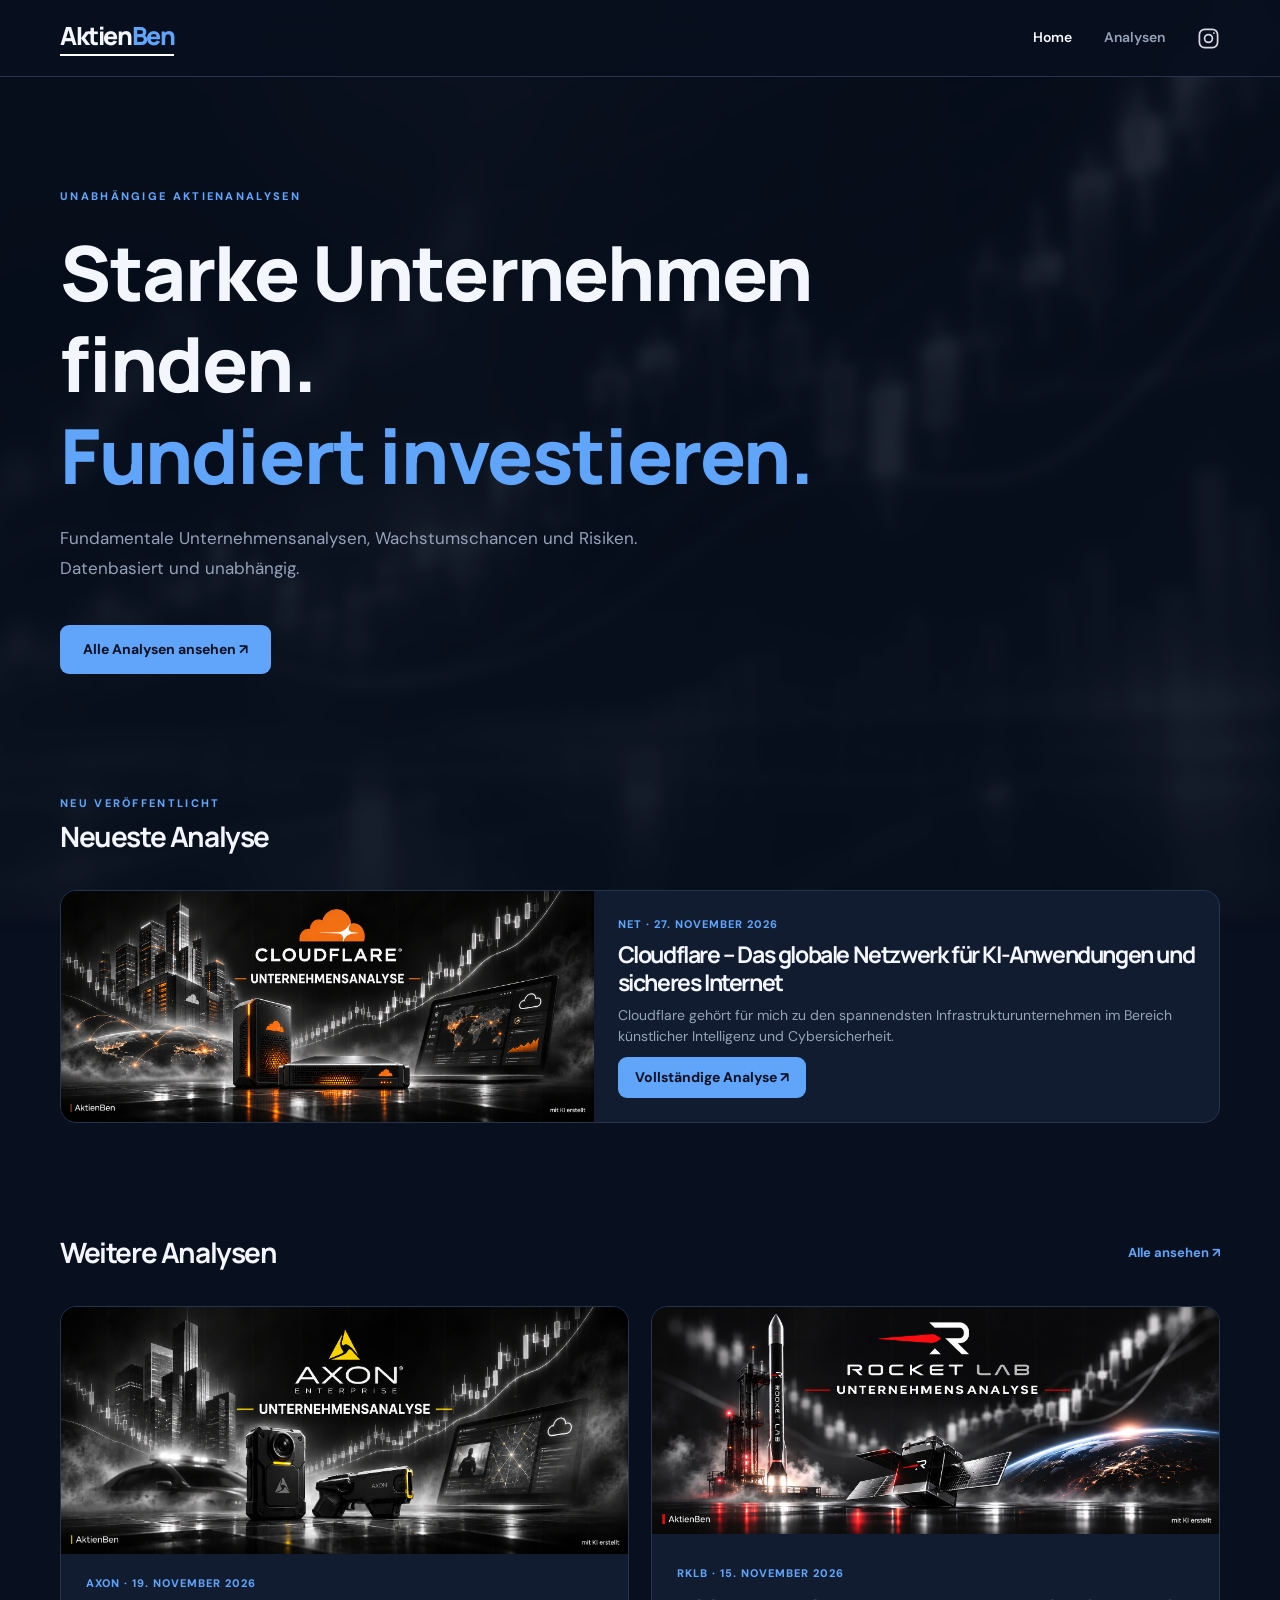
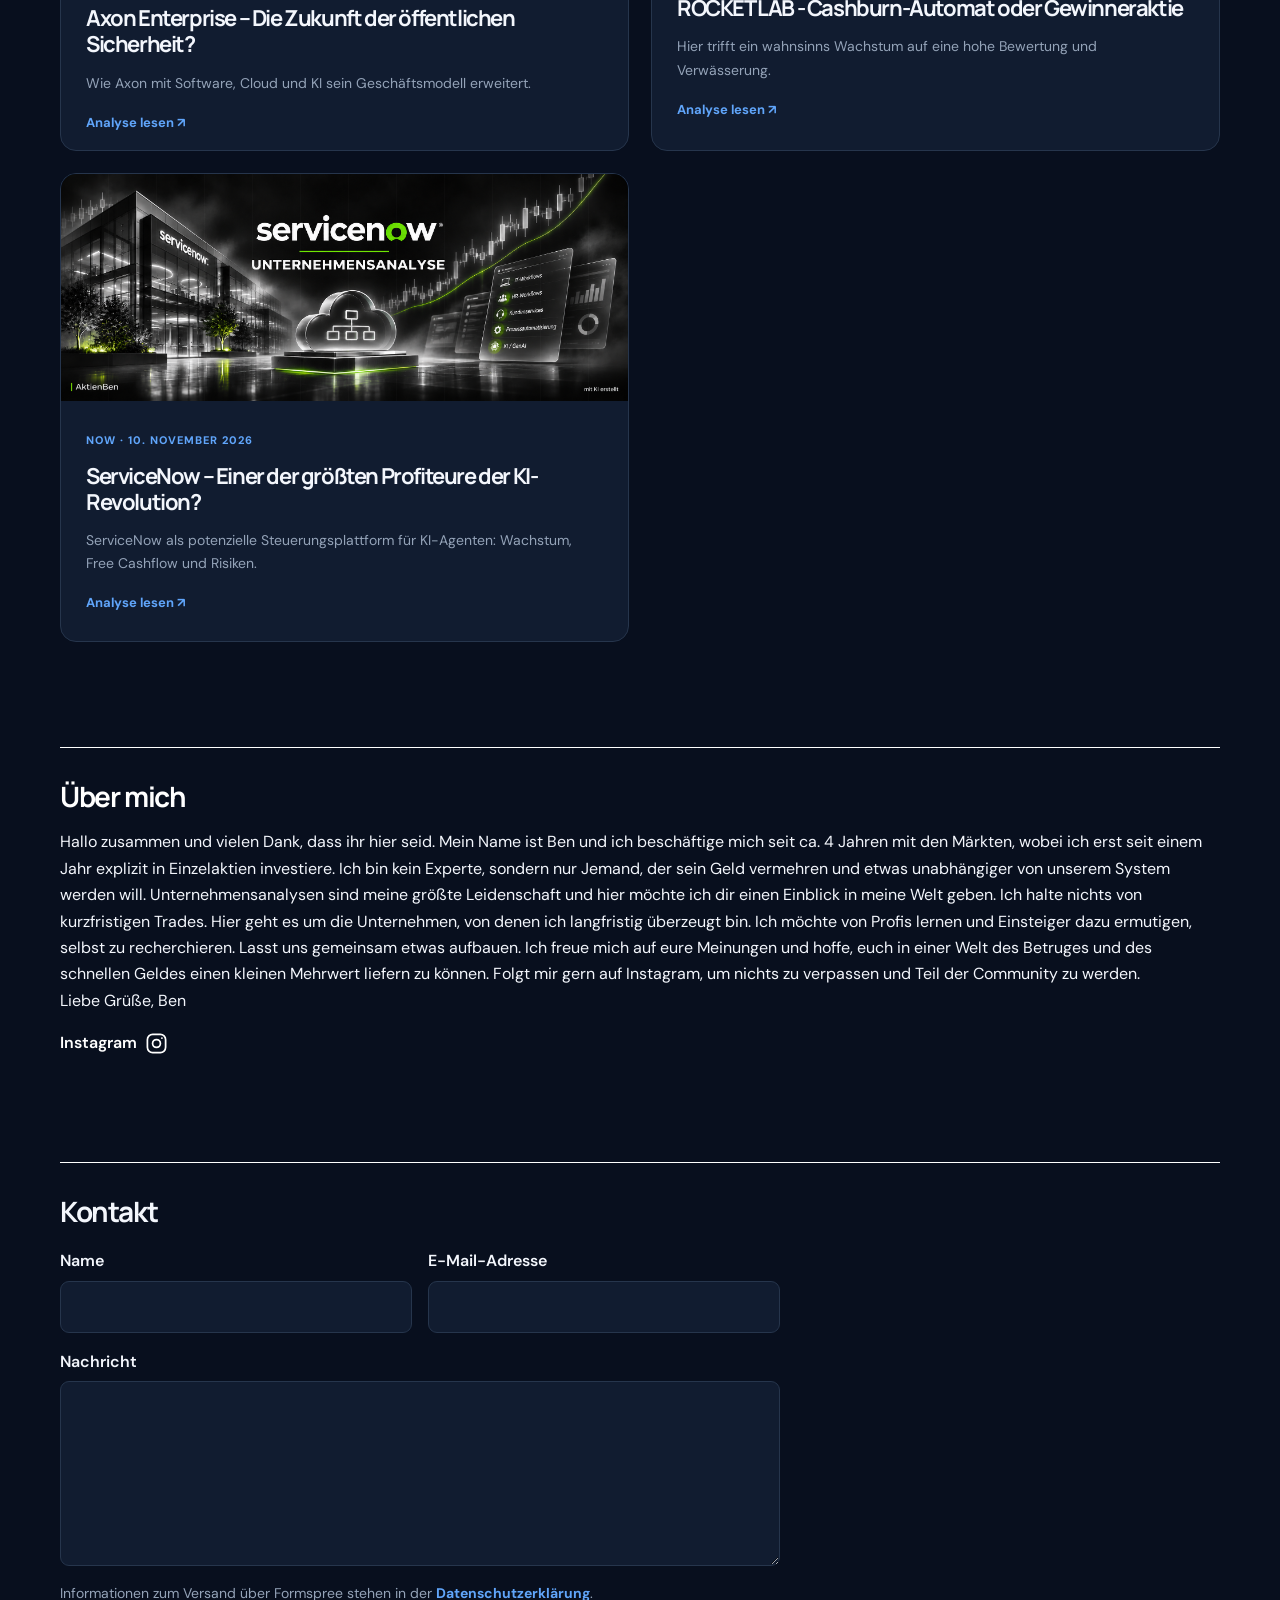
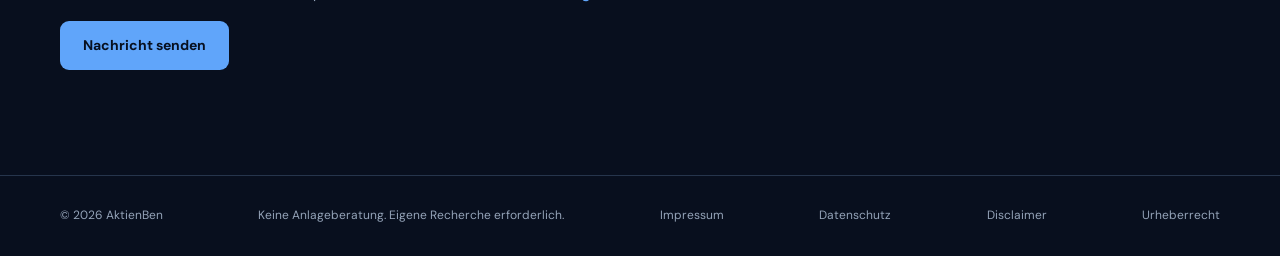
<file: index.html>
<!DOCTYPE html>
<html lang="de">
<head>
  <meta charset="UTF-8">
  <meta name="viewport" content="width=device-width, initial-scale=1">
  <meta name="google-site-verification" content="g5RI1PAa2ANrU31GkP6T_hMlEoB31S_FvHWjkWFq6X0" />
  <meta name="description" content="Unabhängige Aktienanalysen bei AktienBen: Axon Enterprise, ServiceNow, Rocket Lab und Cloudflare. Geschäftsmodelle, Wachstum, Bewertung, Chancen und Risiken.">
  <title>AktienBen – Unabhängige Aktienanalysen und Fundamentalanalysen</title>
  <link rel="canonical" href="https://aktienben.github.io/aktienben/">
  <link rel="stylesheet" href="style.css?v=e33d0769">
  <script src="articles.js" defer></script>
  <script src="app.js?v=862b6b70" defer></script>
</head>
<body data-page="home">

  <header class="header">
    <div class="container nav">
      <a class="logo" href="index.html">Aktien<span>Ben</span></a>
      <nav aria-label="Hauptnavigation">
        <a class="active" href="index.html">Home</a>
        <a href="analysen.html">Analysen</a>
              <a class="social-link instagram-link" href="https://www.instagram.com/aktienben_/" target="_blank" rel="noopener noreferrer" aria-label="AktienBen auf Instagram" title="Instagram"><svg viewBox="0 0 24 24" width="23" height="23" fill="none" stroke="currentColor" stroke-width="1.8" stroke-linecap="round" stroke-linejoin="round" aria-hidden="true" focusable="false"><rect x="2.5" y="2.5" width="19" height="19" rx="5.5"></rect><circle cx="12" cy="12" r="4.1"></circle><circle cx="17.65" cy="6.35" r="1" fill="currentColor" stroke="none"></circle></svg></a>
      </nav>
    </div>
  </header>

  <main class="container">
    <section class="hero">
      <div class="eyebrow">UNABHÄNGIGE AKTIENANALYSEN</div>
      <h1>Starke Unternehmen finden.<br><span>Fundiert investieren.</span></h1>
      <p>
        Fundamentale Unternehmensanalysen, Wachstumschancen
        und Risiken. Datenbasiert und unabhängig.
      </p>
      <a class="button" href="analysen.html">Alle Analysen ansehen ↗</a>
    </section>

    <section class="section">
      <div class="section-heading">
        <div>
          <div class="eyebrow">NEU VERÖFFENTLICHT</div>
          <h2>Neueste Analyse</h2>
        </div>
      </div>
      <div id="featured"></div>
    </section>

    <section class="section">
      <div class="section-heading">
        <h2>Weitere Analysen</h2>
        <a class="text-link" href="analysen.html">Alle ansehen ↗</a>
      </div>
      <div id="recent" class="card-grid"></div>
    </section>

    <hr style="border: 0; border-top: 1px solid #fff; margin: 0 0 32px;">
    <section class="section">
      <h2 style="color: #fff;">Über mich</h2>
      <p>Hallo zusammen und vielen Dank, dass ihr hier seid. Mein Name ist Ben und ich beschäftige mich seit ca. 4 Jahren mit den Märkten, wobei ich erst seit einem Jahr explizit in Einzelaktien investiere. Ich bin kein Experte, sondern nur Jemand, der sein Geld vermehren und etwas unabhängiger von unserem System werden will. Unternehmensanalysen sind meine größte Leidenschaft und hier möchte ich dir einen Einblick in meine Welt geben. Ich halte nichts von kurzfristigen Trades. Hier geht es um die Unternehmen, von denen ich langfristig überzeugt bin. Ich möchte von Profis lernen und Einsteiger dazu ermutigen, selbst zu recherchieren. Lasst uns gemeinsam etwas aufbauen. Ich freue mich auf eure Meinungen und hoffe, euch in einer Welt des Betruges und des schnellen Geldes einen kleinen Mehrwert liefern zu können. Folgt mir gern auf Instagram, um nichts zu verpassen und Teil der Community zu werden.<br>Liebe Grüße, Ben</p>
      <a class="about-instagram" href="https://www.instagram.com/aktienben_/" target="_blank" rel="noopener noreferrer">Instagram <svg viewBox="0 0 24 24" width="23" height="23" fill="none" stroke="currentColor" stroke-width="1.8" stroke-linecap="round" stroke-linejoin="round" aria-hidden="true" focusable="false"><rect x="2.5" y="2.5" width="19" height="19" rx="5.5"></rect><circle cx="12" cy="12" r="4.1"></circle><circle cx="17.65" cy="6.35" r="1" fill="currentColor" stroke="none"></circle></svg></a>
    </section>

    <hr style="border: 0; border-top: 1px solid #fff; margin: 0 0 32px;">
    <section class="section" aria-labelledby="contact-heading">
      <h2 id="contact-heading">Kontakt</h2>
      <form class="contact-form" action="https://formspree.io/f/xrpqvkzp" method="post" aria-describedby="contact-privacy">
        <div class="contact-fields">
          <label for="contact-name">Name
            <input id="contact-name" name="name" autocomplete="name" required>
          </label>
          <label for="contact-email">E-Mail-Adresse
            <input id="contact-email" type="email" name="email" autocomplete="email" required>
          </label>
        </div>
        <label for="contact-message">Nachricht
          <textarea id="contact-message" name="message" rows="6" required></textarea>
        </label>
        <p id="contact-privacy">Informationen zum Versand über Formspree stehen in der <a class="text-link" href="datenschutz.html#kontaktaufnahme">Datenschutzerklärung</a>.</p>
        <button class="button" type="submit">Nachricht senden</button>
      </form>
    </section>
  </main>

  <footer class="footer">
    <div class="container footer-inner">
      <span>© <span class="year"></span> AktienBen</span>
      <span>Keine Anlageberatung. Eigene Recherche erforderlich.</span>
      <a href="impressum.html">Impressum</a>
      <a href="datenschutz.html">Datenschutz</a>
      <a href="disclaimer.html">Disclaimer</a>
      <a href="urheberrecht.html">Urheberrecht</a>
    </div>
  </footer>

</body>
</html>
</file>
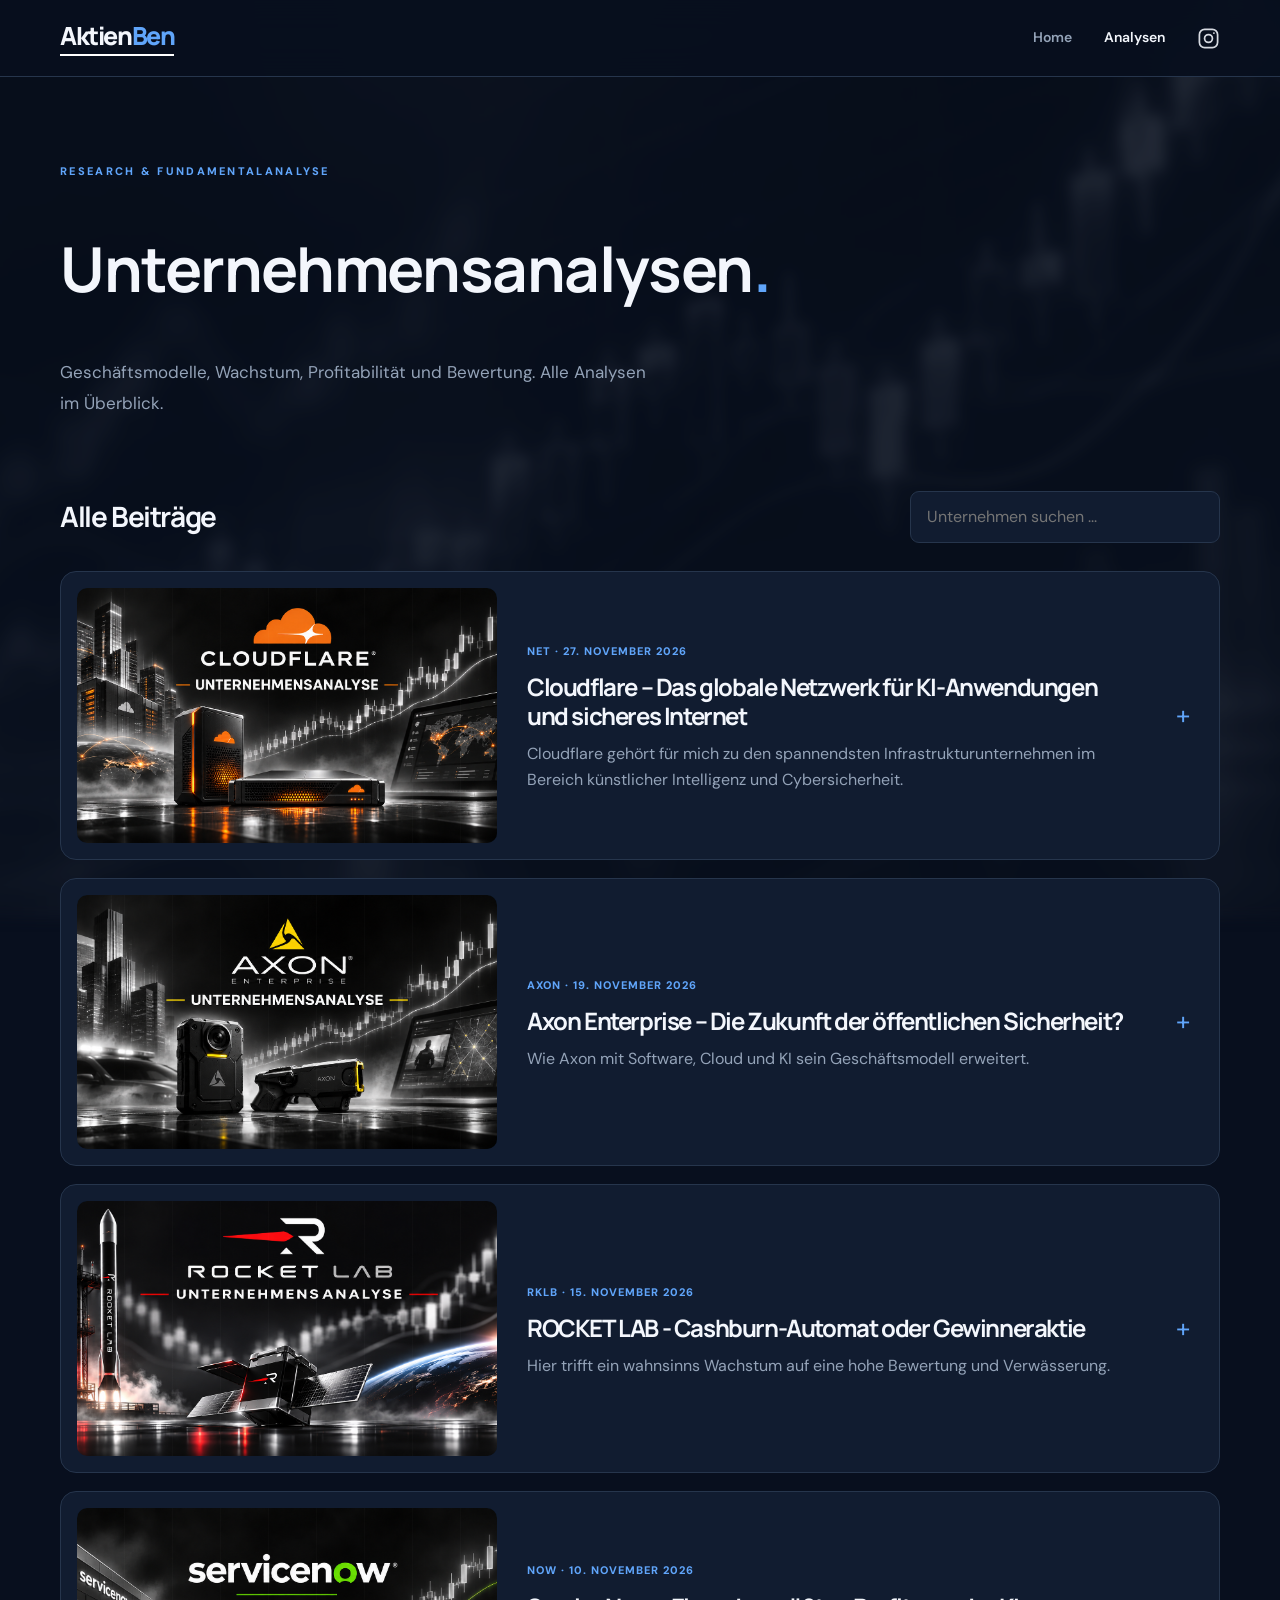
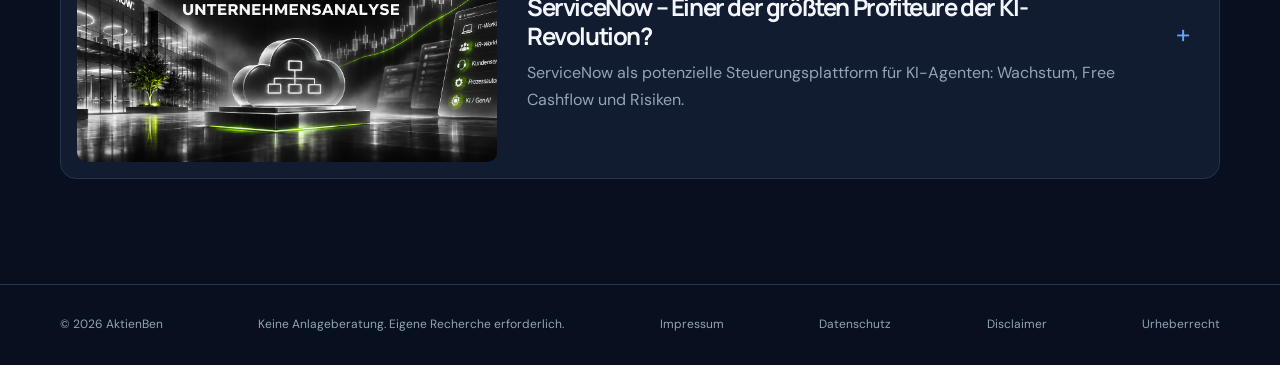
<file: analysen.html>
<!DOCTYPE html>
<html lang="de">
<head>
  <meta charset="UTF-8">
  <meta name="viewport" content="width=device-width, initial-scale=1">
  <meta name="description" content="Alle Aktienanalysen von AktienBen: Axon Enterprise, ServiceNow, Rocket Lab und Cloudflare. Fundierte Einblicke in Geschäftsmodelle, Wachstum, Bewertungen und Risiken.">
  <title>Aktienanalysen zu Axon, ServiceNow, Rocket Lab und Cloudflare | AktienBen</title>
  <link rel="canonical" href="https://aktienben.github.io/aktienben/analysen.html">
  <link rel="stylesheet" href="style.css?v=e33d0769">
  <script src="articles.js" defer></script>
  <script src="app.js?v=862b6b70" defer></script>
</head>
<body data-page="analysen">

  <header class="header">
    <div class="container nav">
      <a class="logo" href="index.html">Aktien<span>Ben</span></a>
      <nav aria-label="Hauptnavigation">
        <a href="index.html">Home</a>
        <a class="active" href="analysen.html">Analysen</a>
              <a class="social-link instagram-link" href="https://www.instagram.com/aktienben_/" target="_blank" rel="noopener noreferrer" aria-label="AktienBen auf Instagram" title="Instagram"><svg viewBox="0 0 24 24" width="23" height="23" fill="none" stroke="currentColor" stroke-width="1.8" stroke-linecap="round" stroke-linejoin="round" aria-hidden="true" focusable="false"><rect x="2.5" y="2.5" width="19" height="19" rx="5.5"></rect><circle cx="12" cy="12" r="4.1"></circle><circle cx="17.65" cy="6.35" r="1" fill="currentColor" stroke="none"></circle></svg></a>
      </nav>
    </div>
  </header>

  <main class="container">
    <section class="page-intro">
      <div class="eyebrow">RESEARCH & FUNDAMENTALANALYSE</div>
      <h1>Unternehmensanalysen<span>.</span></h1>
      <p>
        Geschäftsmodelle, Wachstum, Profitabilität und Bewertung.
        Alle Analysen im Überblick.
      </p>
    </section>

    <section class="section">
      <div class="toolbar">
        <h2>Alle Beiträge</h2>
        <input
          id="search"
          type="search"
          placeholder="Unternehmen suchen ..."
          aria-label="Aktienanalysen durchsuchen"
        >
      </div>

      <div id="analysis-list" class="analysis-list"></div>
    </section>
  </main>

  <footer class="footer">
    <div class="container footer-inner">
      <span>© <span class="year"></span> AktienBen</span>
      <span>Keine Anlageberatung. Eigene Recherche erforderlich.</span>
      <a href="impressum.html">Impressum</a>
      <a href="datenschutz.html">Datenschutz</a>
      <a href="disclaimer.html">Disclaimer</a>
      <a href="urheberrecht.html">Urheberrecht</a>
    </div>
  </footer>

</body>
</html>
</file>
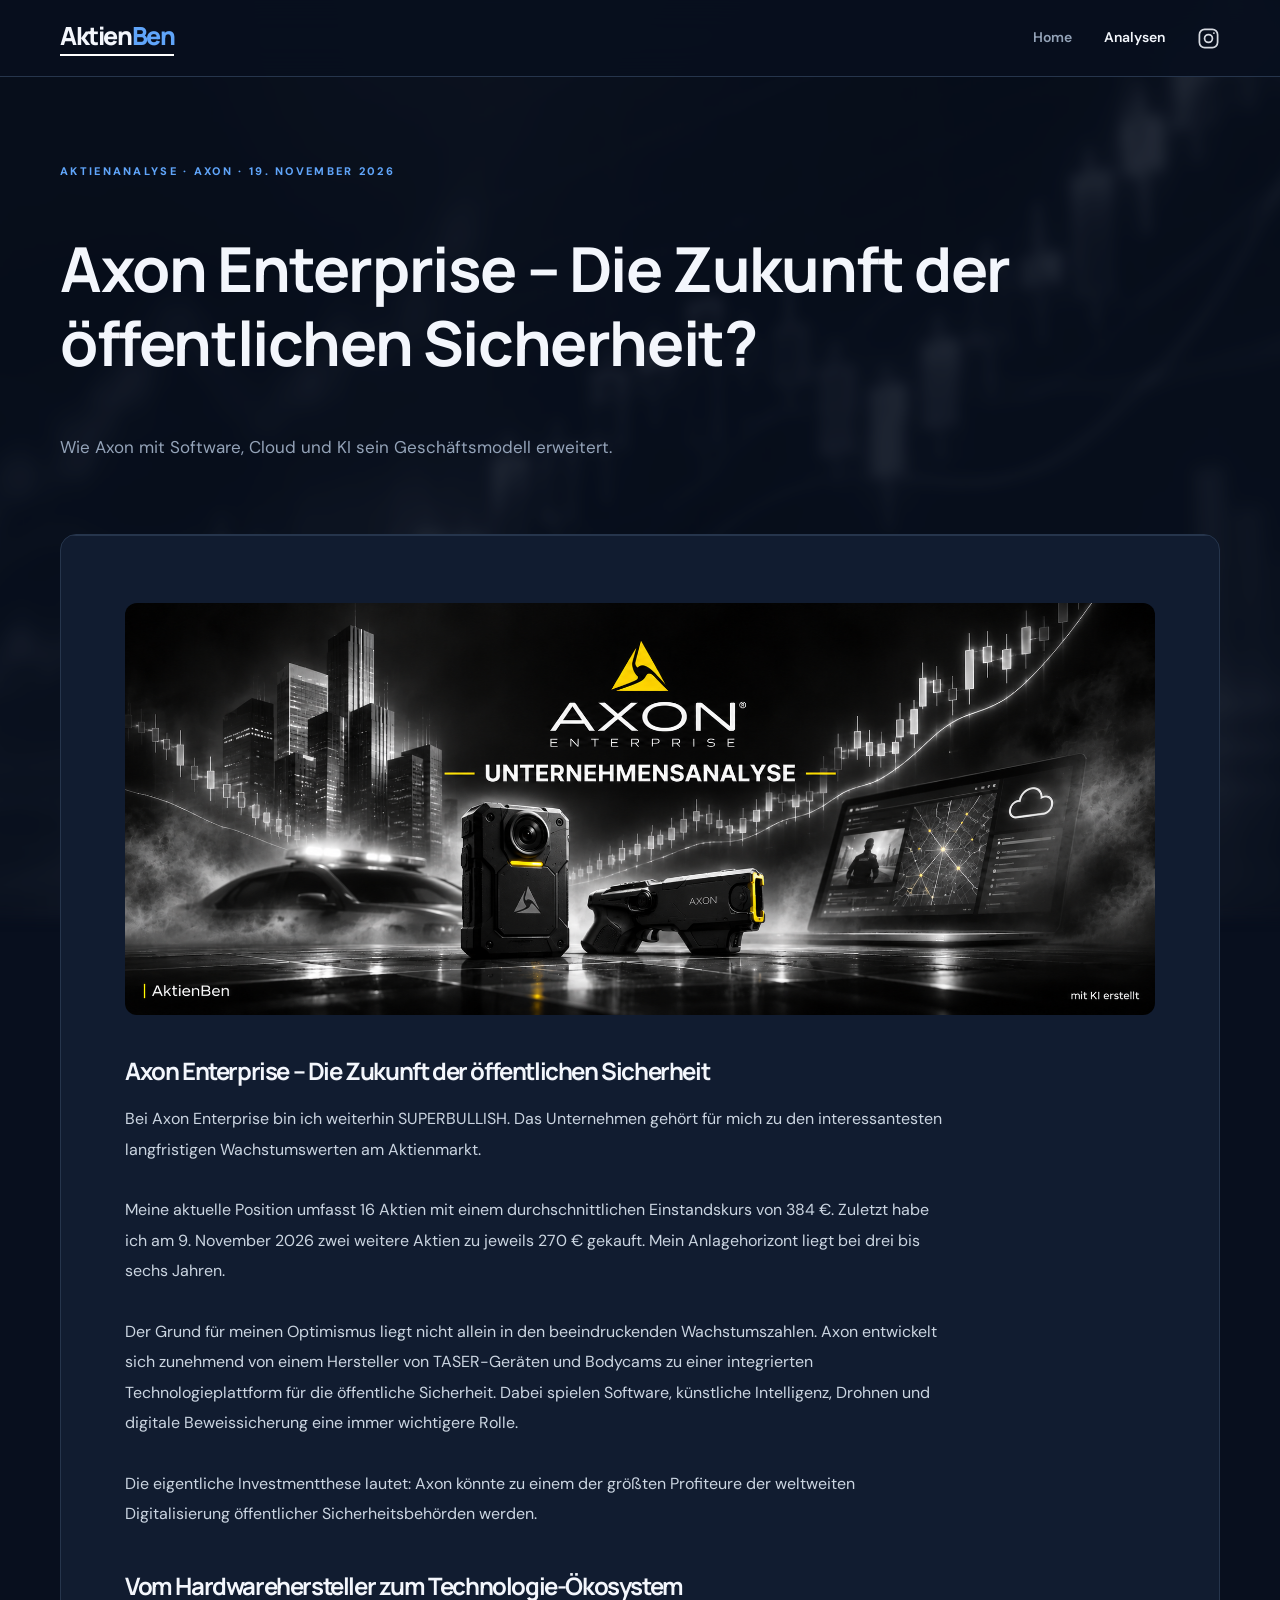
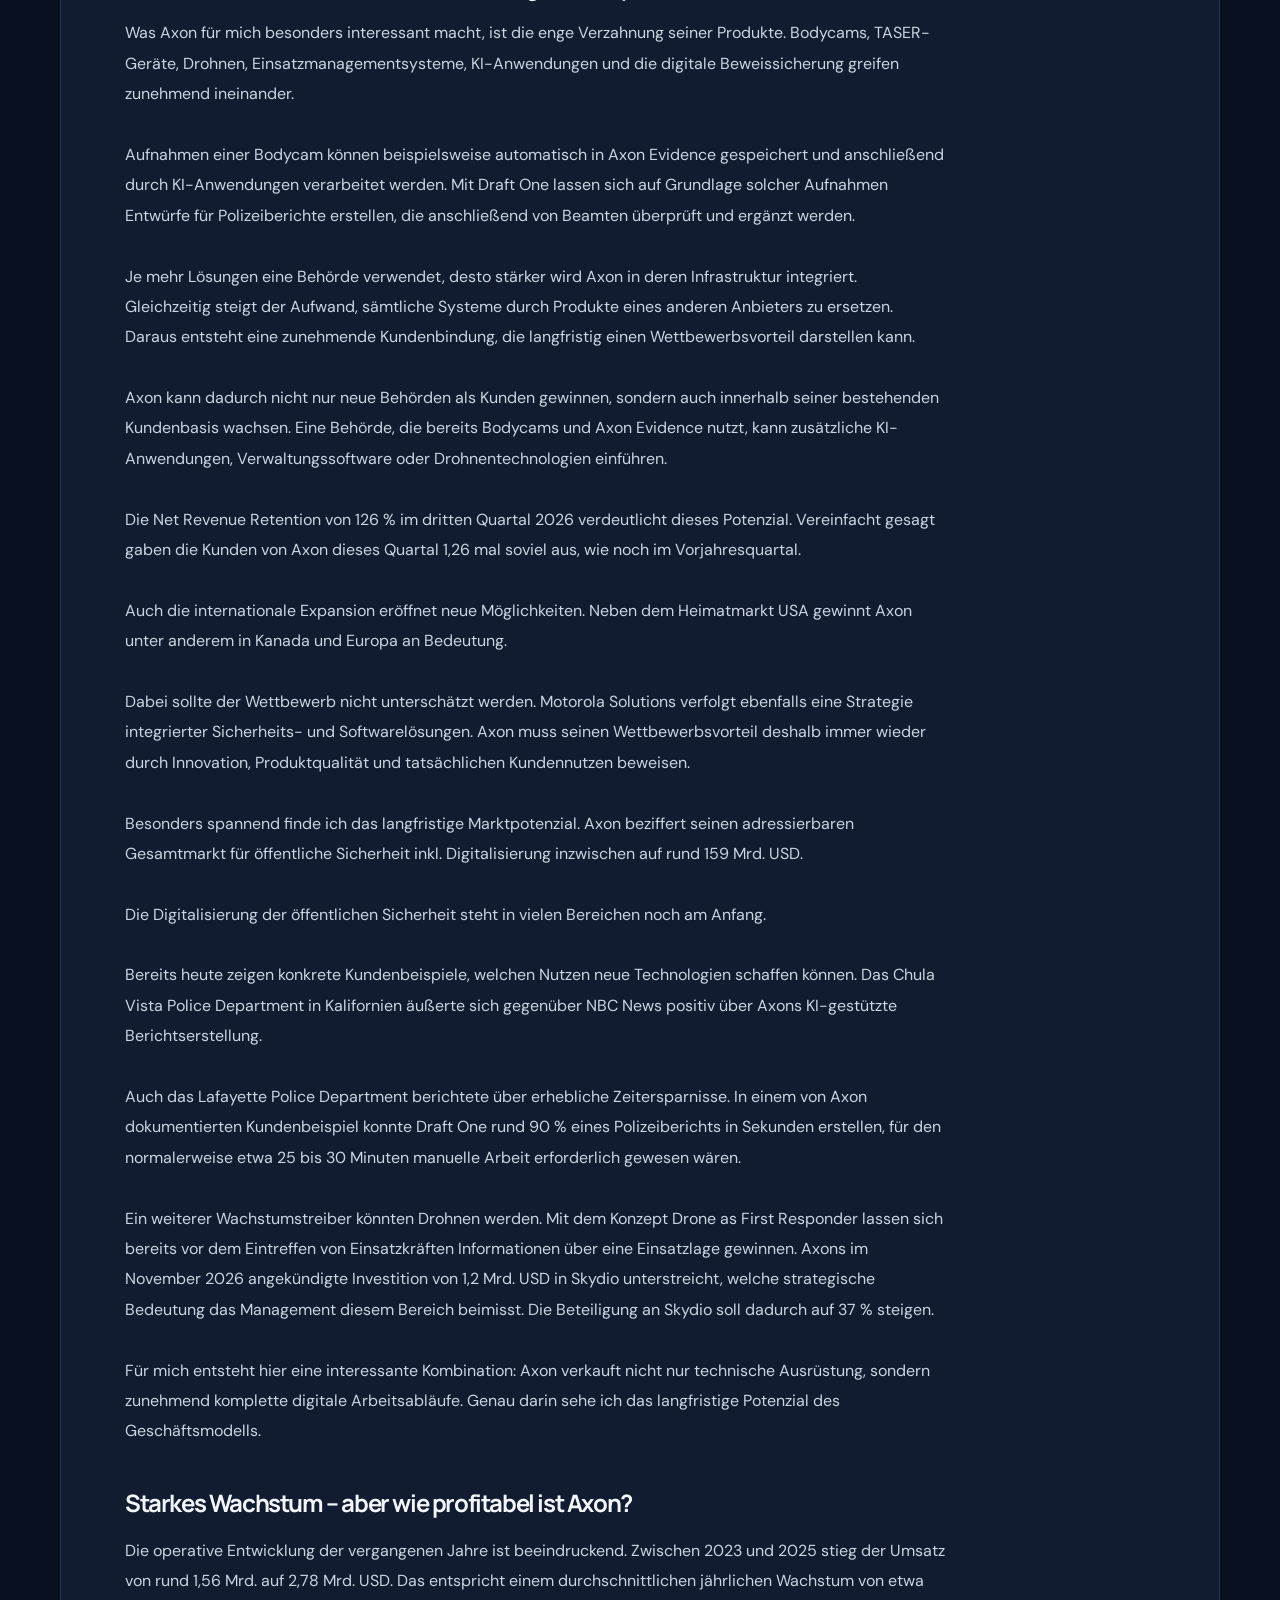
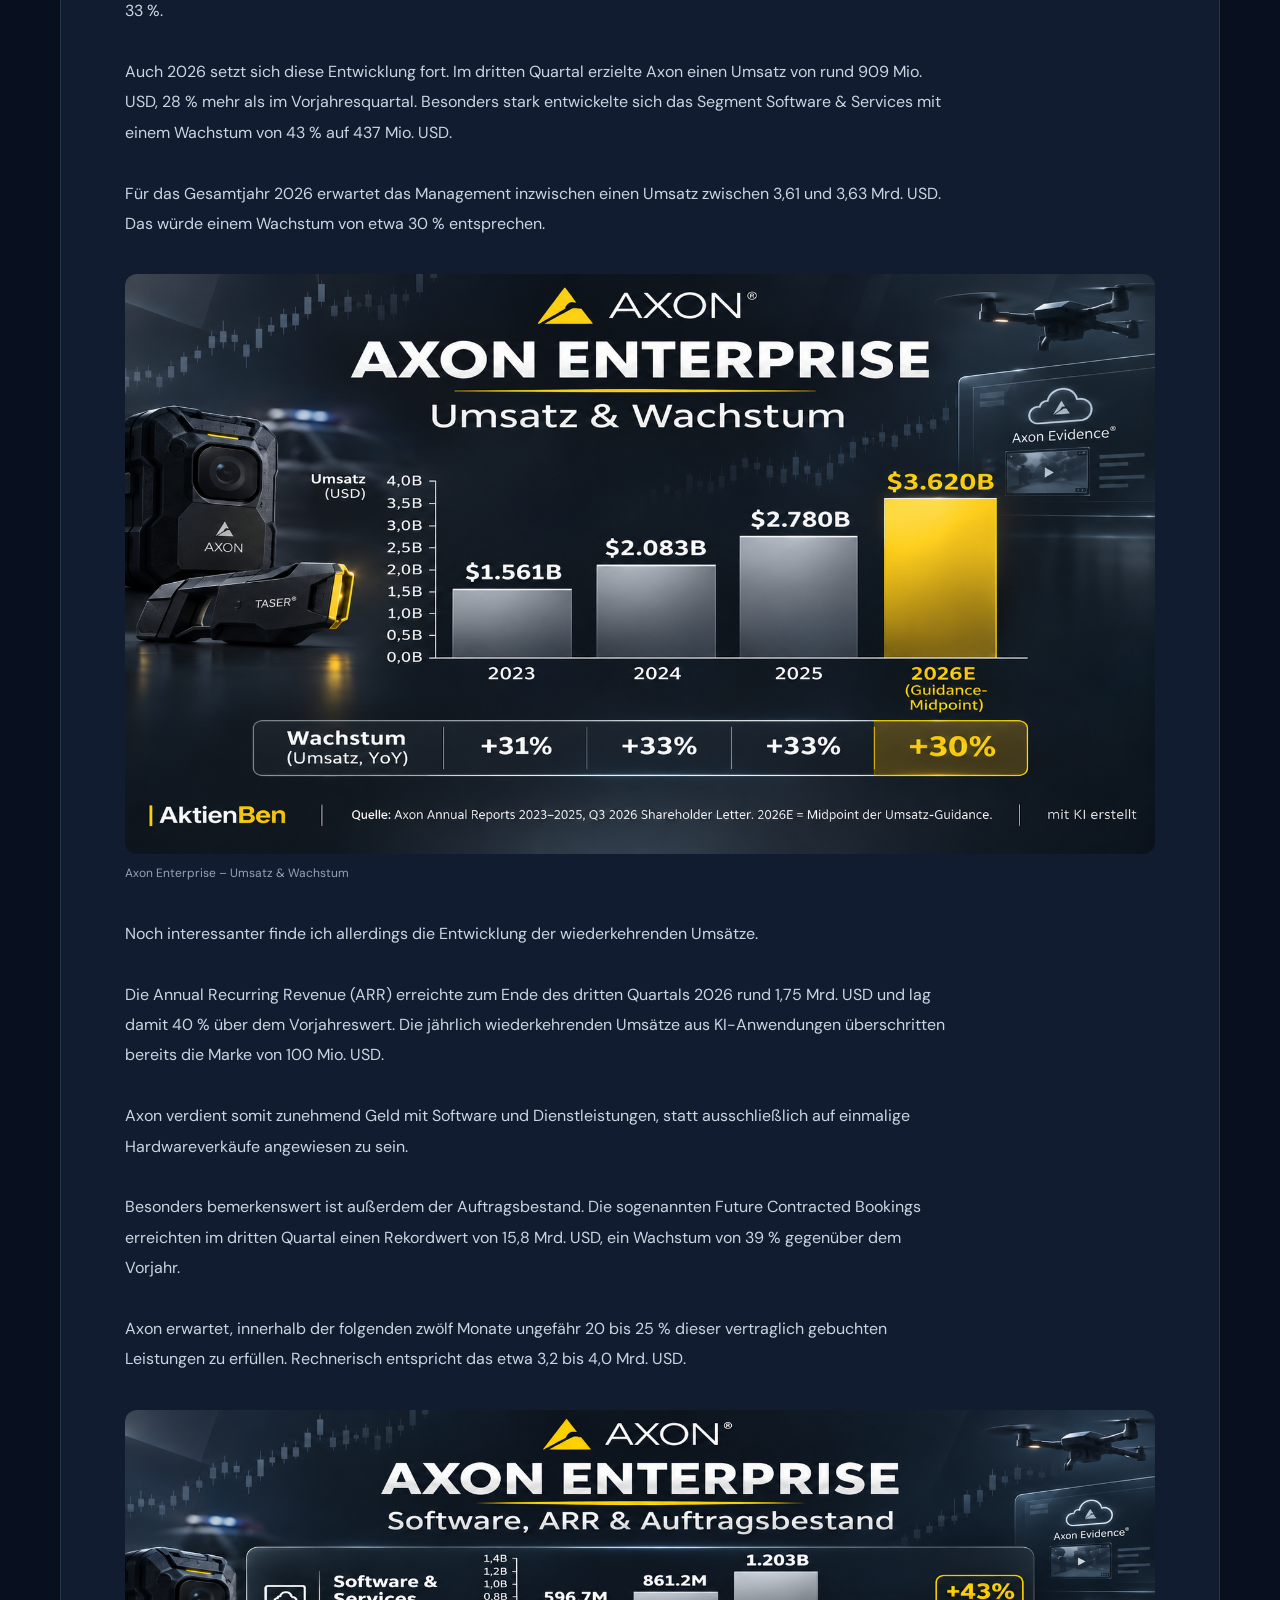
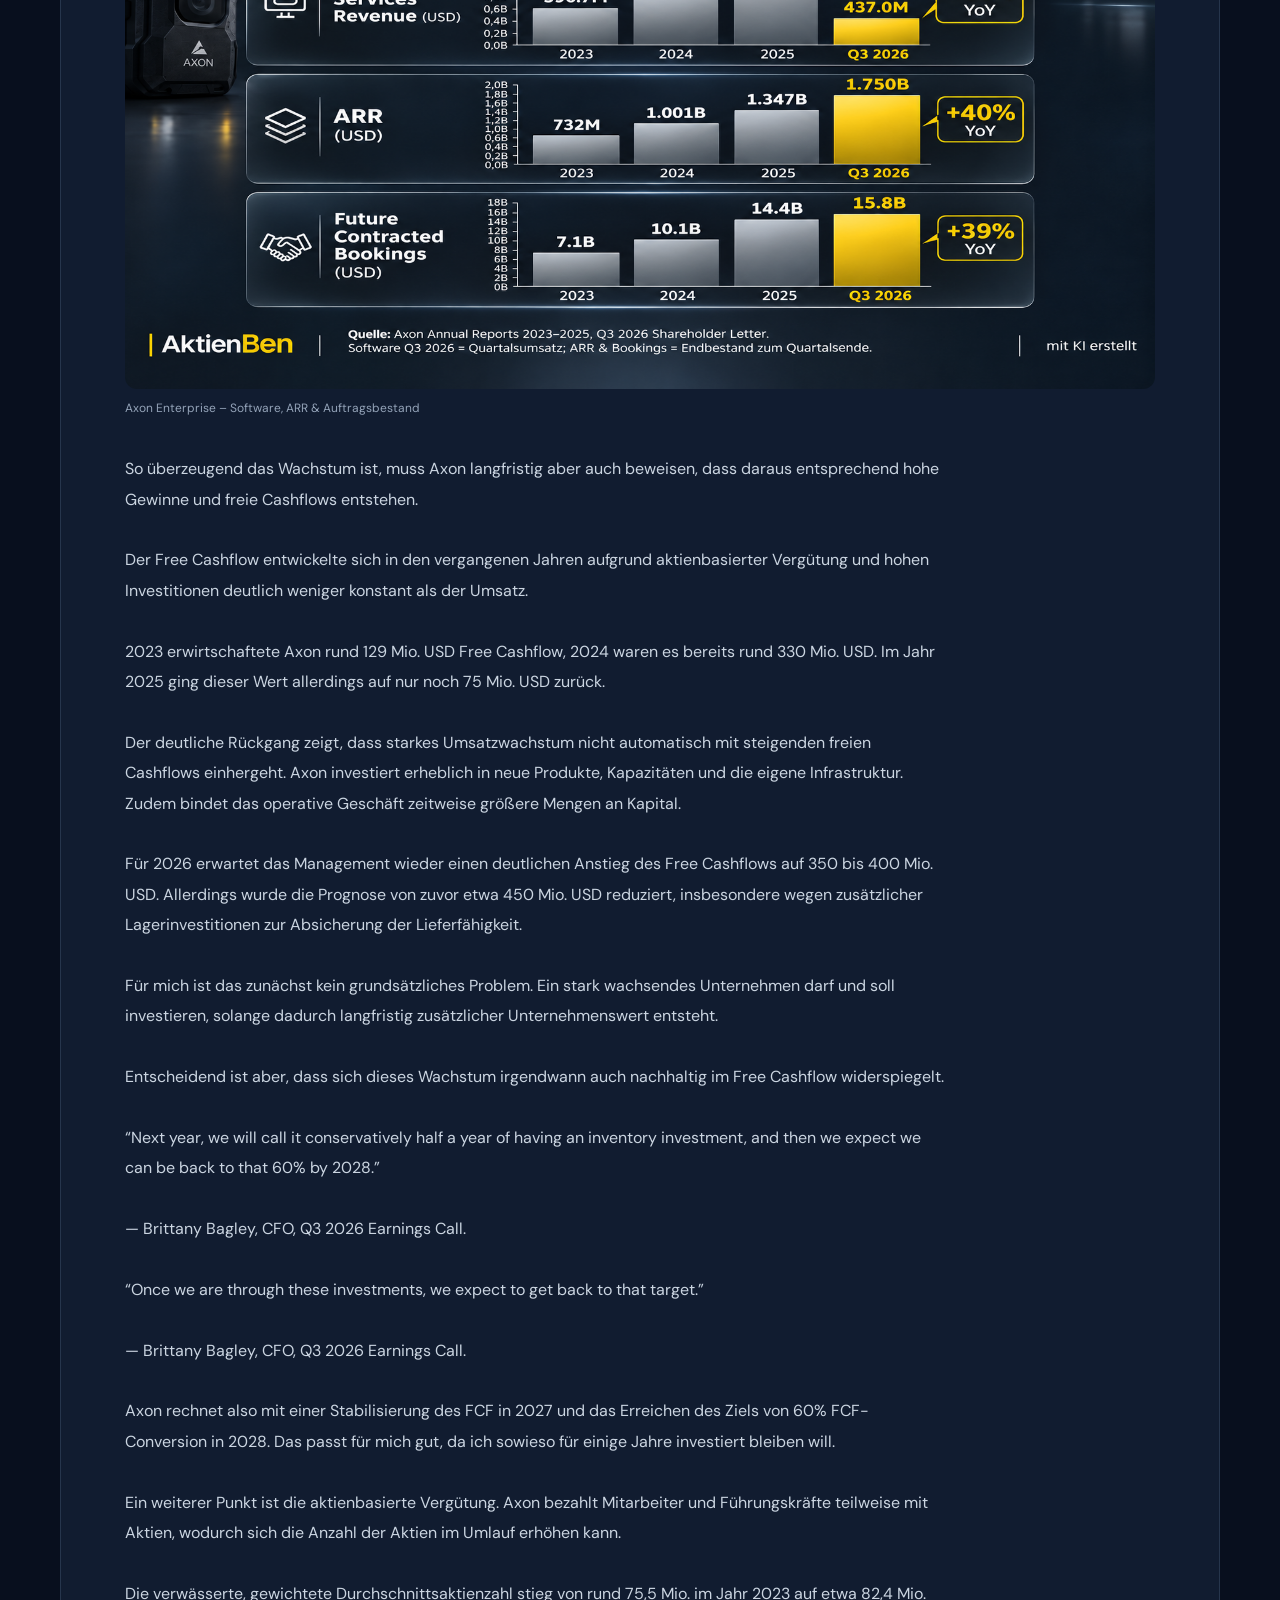
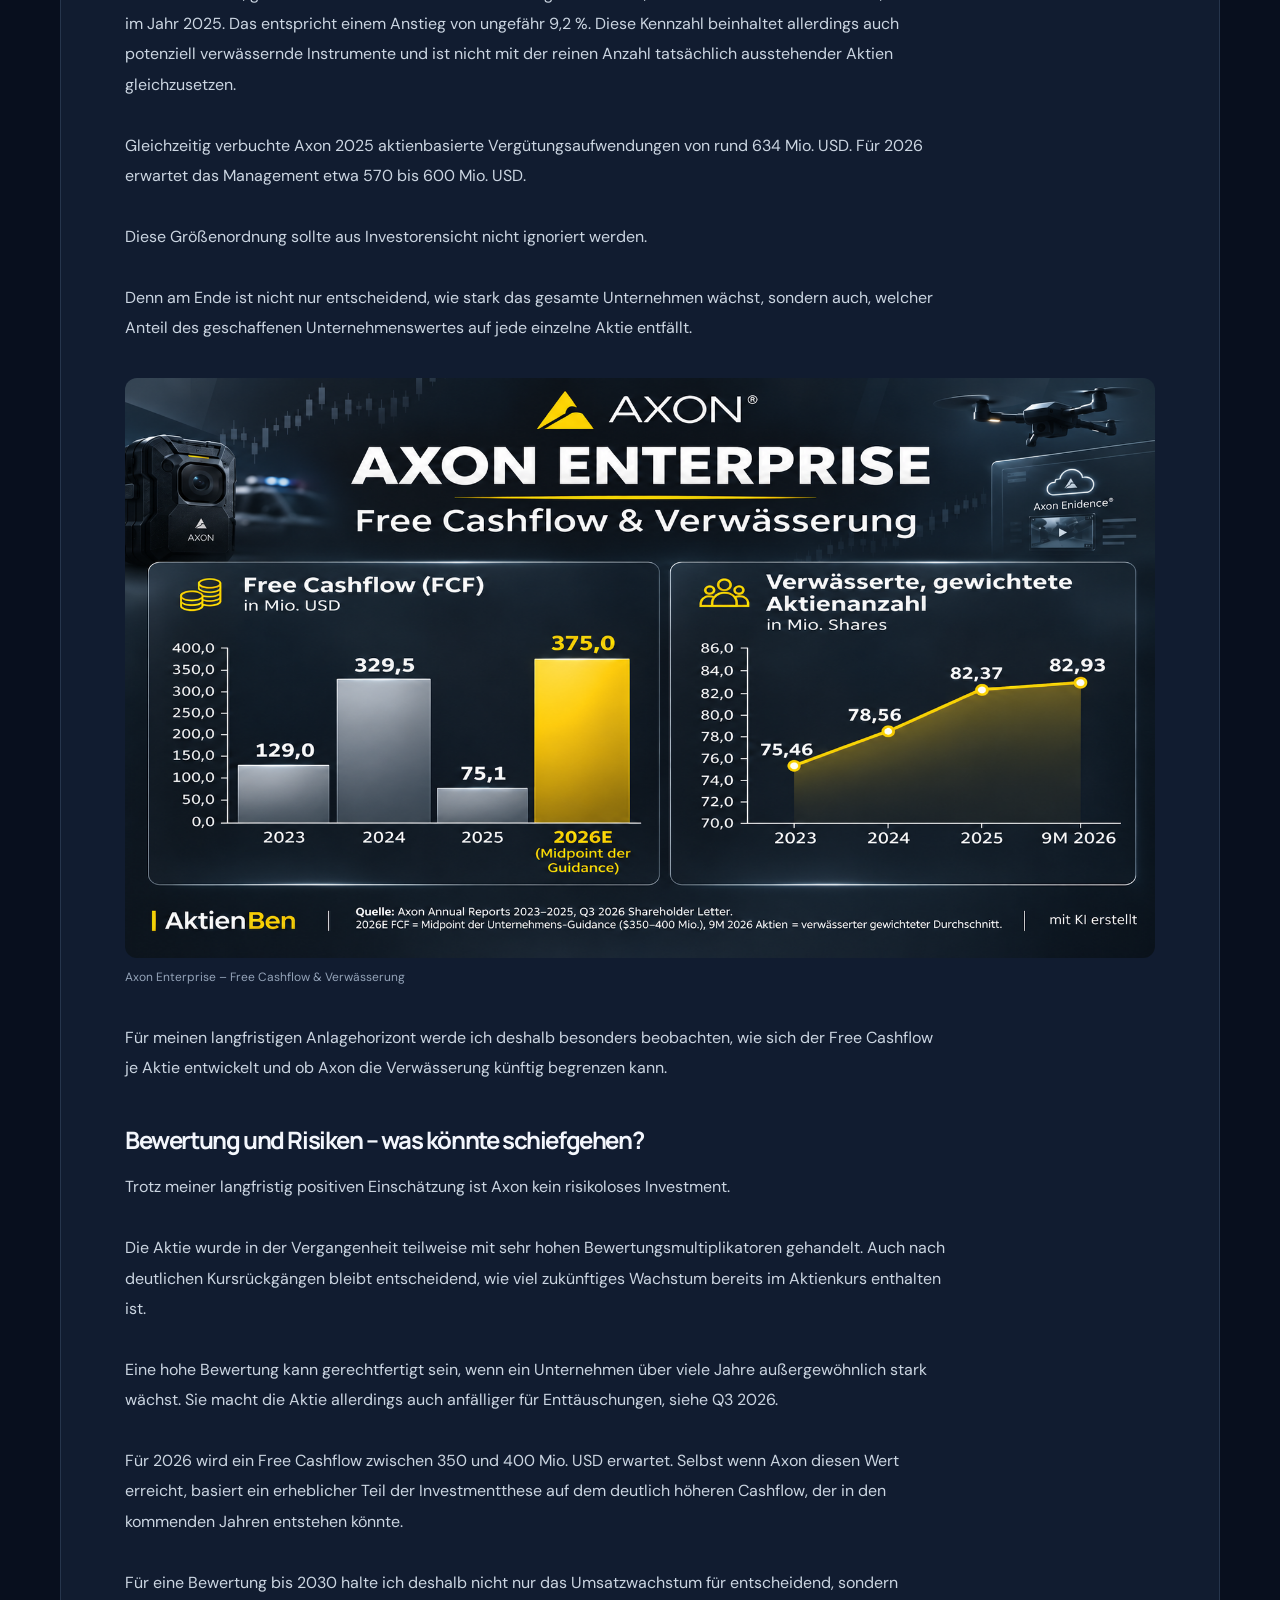
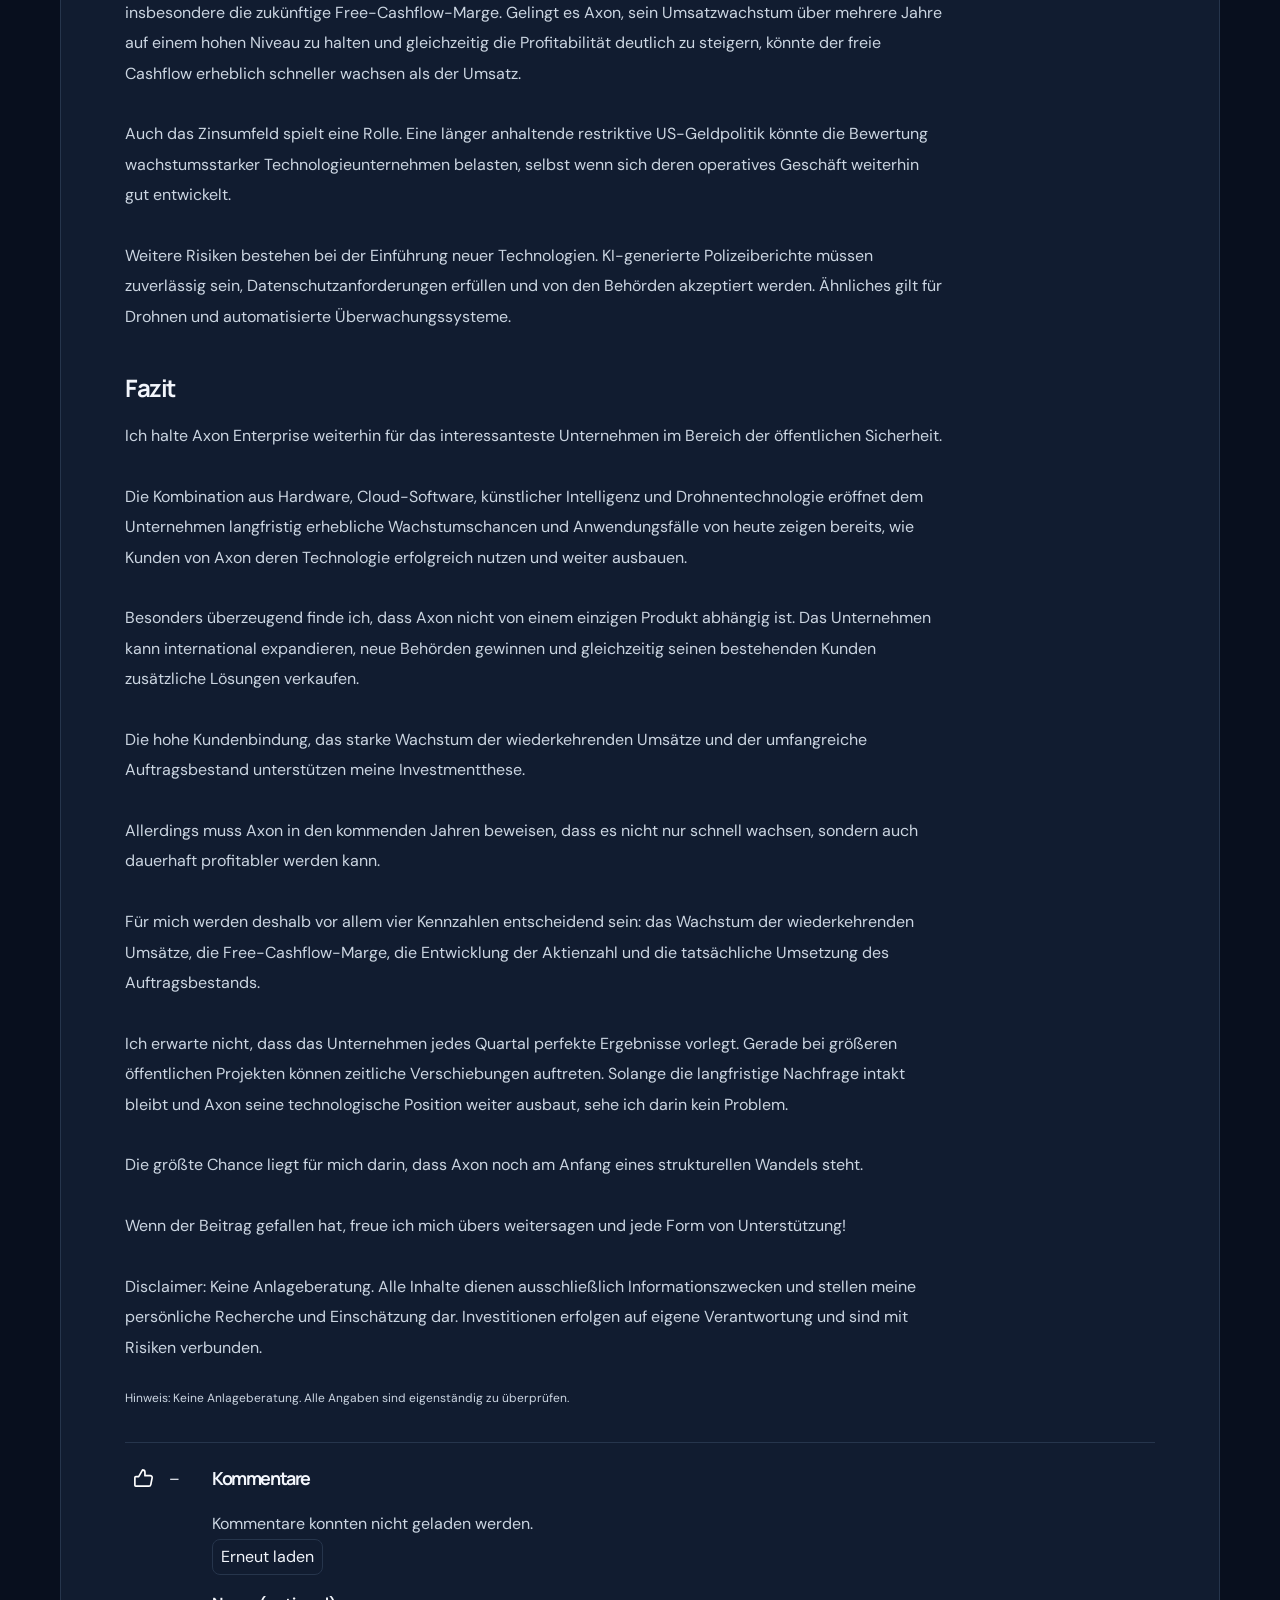
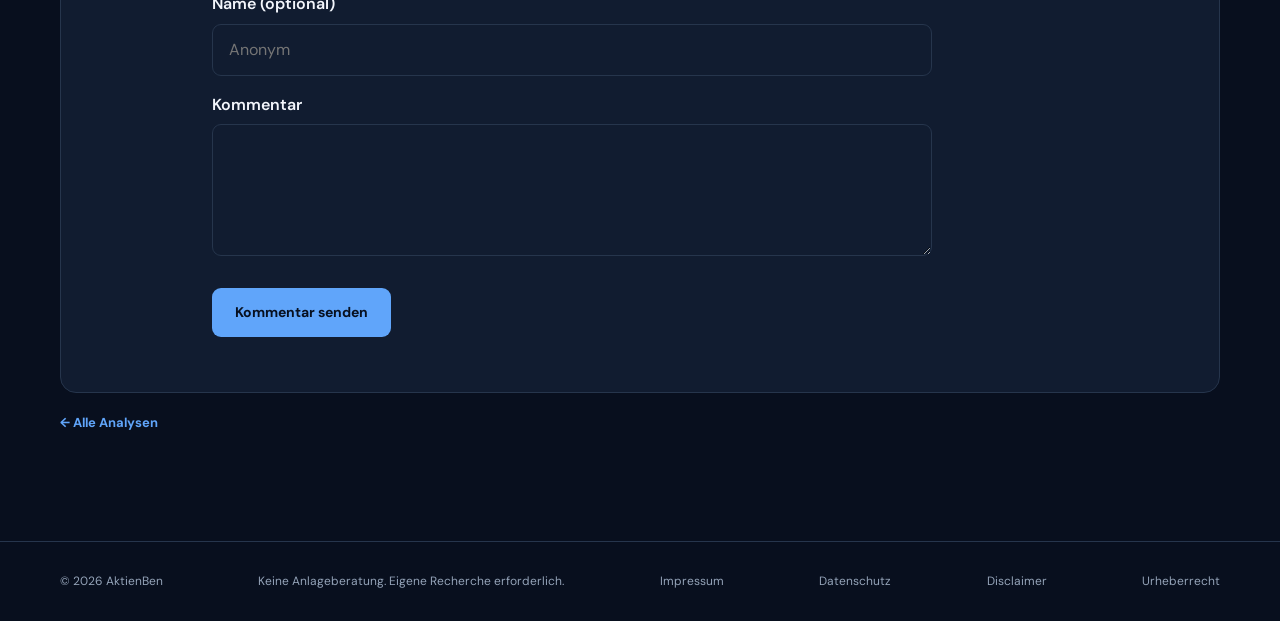
<file: axon-enterprise.html>
<!DOCTYPE html>
<html lang="de">
<head>
  <meta charset="UTF-8">
  <meta name="viewport" content="width=device-width, initial-scale=1">
  <meta name="description" content="Wie Axon mit Software, Cloud und KI sein Geschäftsmodell erweitert.">
  <title>Axon Enterprise – Die Zukunft der öffentlichen Sicherheit? | AktienBen</title>
  <link rel="canonical" href="https://aktienben.github.io/aktienben/axon-enterprise.html">
  <meta property="og:type" content="article">
  <meta property="og:title" content="Axon Enterprise – Die Zukunft der öffentlichen Sicherheit?">
  <meta property="og:description" content="Wie Axon mit Software, Cloud und KI sein Geschäftsmodell erweitert.">
  <meta property="og:url" content="https://aktienben.github.io/aktienben/axon-enterprise.html">
  <link rel="stylesheet" href="style.css?v=e33d0769">
  <script src="articles.js" defer></script>
  <script src="app.js?v=862b6b70" defer></script>
</head>
<body data-page="article">
<header class="header">
    <div class="container nav">
      <a class="logo" href="index.html">Aktien<span>Ben</span></a>
      <nav aria-label="Hauptnavigation">
        <a href="index.html">Home</a>
        <a class="active" href="analysen.html">Analysen</a>
              <a class="social-link instagram-link" href="https://www.instagram.com/aktienben_/" target="_blank" rel="noopener noreferrer" aria-label="AktienBen auf Instagram" title="Instagram"><svg viewBox="0 0 24 24" width="23" height="23" fill="none" stroke="currentColor" stroke-width="1.8" stroke-linecap="round" stroke-linejoin="round" aria-hidden="true" focusable="false"><rect x="2.5" y="2.5" width="19" height="19" rx="5.5"></rect><circle cx="12" cy="12" r="4.1"></circle><circle cx="17.65" cy="6.35" r="1" fill="currentColor" stroke="none"></circle></svg></a>
      </nav>
    </div>
  </header>
<main class="container">
  <section class="page-intro">
    <div class="eyebrow">AKTIENANALYSE · AXON · <time datetime="2026-11-19">19. November 2026</time></div>
    <h1>Axon Enterprise – Die Zukunft der öffentlichen Sicherheit?</h1>
    <p>Wie Axon mit Software, Cloud und KI sein Geschäftsmodell erweitert.</p>
  </section>
  <section class="section">
    <article class="analysis-item">
      <div class="article-body">
        <figure class="article-figure"><img src="images/Axon_Banner.png" alt="Axon Enterprise" loading="eager"></figure>
        <section><h3>Axon Enterprise – Die Zukunft der öffentlichen Sicherheit</h3><p>Bei Axon Enterprise bin ich weiterhin SUPERBULLISH. Das Unternehmen gehört für mich zu den interessantesten langfristigen Wachstumswerten am Aktienmarkt.

Meine aktuelle Position umfasst 16 Aktien mit einem durchschnittlichen Einstandskurs von 384 €. Zuletzt habe ich am 9. November 2026 zwei weitere Aktien zu jeweils 270 € gekauft. Mein Anlagehorizont liegt bei drei bis sechs Jahren.

Der Grund für meinen Optimismus liegt nicht allein in den beeindruckenden Wachstumszahlen. Axon entwickelt sich zunehmend von einem Hersteller von TASER-Geräten und Bodycams zu einer integrierten Technologieplattform für die öffentliche Sicherheit. Dabei spielen Software, künstliche Intelligenz, Drohnen und digitale Beweissicherung eine immer wichtigere Rolle.

Die eigentliche Investmentthese lautet: Axon könnte zu einem der größten Profiteure der weltweiten Digitalisierung öffentlicher Sicherheitsbehörden werden.</p></section>
        <section><h3>Vom Hardwarehersteller zum Technologie-Ökosystem</h3><p>Was Axon für mich besonders interessant macht, ist die enge Verzahnung seiner Produkte. Bodycams, TASER-Geräte, Drohnen, Einsatzmanagementsysteme, KI-Anwendungen und die digitale Beweissicherung greifen zunehmend ineinander.

Aufnahmen einer Bodycam können beispielsweise automatisch in Axon Evidence gespeichert und anschließend durch KI-Anwendungen verarbeitet werden. Mit Draft One lassen sich auf Grundlage solcher Aufnahmen Entwürfe für Polizeiberichte erstellen, die anschließend von Beamten überprüft und ergänzt werden.

Je mehr Lösungen eine Behörde verwendet, desto stärker wird Axon in deren Infrastruktur integriert. Gleichzeitig steigt der Aufwand, sämtliche Systeme durch Produkte eines anderen Anbieters zu ersetzen. Daraus entsteht eine zunehmende Kundenbindung, die langfristig einen Wettbewerbsvorteil darstellen kann.

Axon kann dadurch nicht nur neue Behörden als Kunden gewinnen, sondern auch innerhalb seiner bestehenden Kundenbasis wachsen. Eine Behörde, die bereits Bodycams und Axon Evidence nutzt, kann zusätzliche KI-Anwendungen, Verwaltungssoftware oder Drohnentechnologien einführen.

Die Net Revenue Retention von 126 % im dritten Quartal 2026 verdeutlicht dieses Potenzial. Vereinfacht gesagt gaben die Kunden von Axon dieses Quartal 1,26 mal soviel aus, wie noch im Vorjahresquartal.

Auch die internationale Expansion eröffnet neue Möglichkeiten. Neben dem Heimatmarkt USA gewinnt Axon unter anderem in Kanada und Europa an Bedeutung.

Dabei sollte der Wettbewerb nicht unterschätzt werden. Motorola Solutions verfolgt ebenfalls eine Strategie integrierter Sicherheits- und Softwarelösungen. Axon muss seinen Wettbewerbsvorteil deshalb immer wieder durch Innovation, Produktqualität und tatsächlichen Kundennutzen beweisen.

Besonders spannend finde ich das langfristige Marktpotenzial. Axon beziffert seinen adressierbaren Gesamtmarkt für öffentliche Sicherheit inkl. Digitalisierung inzwischen auf rund 159 Mrd. USD.

Die Digitalisierung der öffentlichen Sicherheit steht in vielen Bereichen noch am Anfang.

Bereits heute zeigen konkrete Kundenbeispiele, welchen Nutzen neue Technologien schaffen können. Das Chula Vista Police Department in Kalifornien äußerte sich gegenüber NBC News positiv über Axons KI-gestützte Berichtserstellung.

Auch das Lafayette Police Department berichtete über erhebliche Zeitersparnisse. In einem von Axon dokumentierten Kundenbeispiel konnte Draft One rund 90 % eines Polizeiberichts in Sekunden erstellen, für den normalerweise etwa 25 bis 30 Minuten manuelle Arbeit erforderlich gewesen wären.

Ein weiterer Wachstumstreiber könnten Drohnen werden. Mit dem Konzept Drone as First Responder lassen sich bereits vor dem Eintreffen von Einsatzkräften Informationen über eine Einsatzlage gewinnen. Axons im November 2026 angekündigte Investition von 1,2 Mrd. USD in Skydio unterstreicht, welche strategische Bedeutung das Management diesem Bereich beimisst. Die Beteiligung an Skydio soll dadurch auf 37 % steigen.

Für mich entsteht hier eine interessante Kombination: Axon verkauft nicht nur technische Ausrüstung, sondern zunehmend komplette digitale Arbeitsabläufe. Genau darin sehe ich das langfristige Potenzial des Geschäftsmodells.</p></section>
        <section><h3>Starkes Wachstum – aber wie profitabel ist Axon?</h3><p>Die operative Entwicklung der vergangenen Jahre ist beeindruckend. Zwischen 2023 und 2025 stieg der Umsatz von rund 1,56 Mrd. auf 2,78 Mrd. USD. Das entspricht einem durchschnittlichen jährlichen Wachstum von etwa 33 %.

Auch 2026 setzt sich diese Entwicklung fort. Im dritten Quartal erzielte Axon einen Umsatz von rund 909 Mio. USD, 28 % mehr als im Vorjahresquartal. Besonders stark entwickelte sich das Segment Software &amp; Services mit einem Wachstum von 43 % auf 437 Mio. USD.

Für das Gesamtjahr 2026 erwartet das Management inzwischen einen Umsatz zwischen 3,61 und 3,63 Mrd. USD. Das würde einem Wachstum von etwa 30 % entsprechen.</p></section>
        <figure class="article-figure"><img src="images/Axon-umsatz.png" alt="Axon Enterprise – Umsatz &amp; Wachstum" loading="lazy"><figcaption>Axon Enterprise – Umsatz &amp; Wachstum</figcaption></figure>
        <section><h3></h3><p>Noch interessanter finde ich allerdings die Entwicklung der wiederkehrenden Umsätze.

Die Annual Recurring Revenue (ARR) erreichte zum Ende des dritten Quartals 2026 rund 1,75 Mrd. USD und lag damit 40 % über dem Vorjahreswert. Die jährlich wiederkehrenden Umsätze aus KI-Anwendungen überschritten bereits die Marke von 100 Mio. USD.

Axon verdient somit zunehmend Geld mit Software und Dienstleistungen, statt ausschließlich auf einmalige Hardwareverkäufe angewiesen zu sein.

Besonders bemerkenswert ist außerdem der Auftragsbestand. Die sogenannten Future Contracted Bookings erreichten im dritten Quartal einen Rekordwert von 15,8 Mrd. USD, ein Wachstum von 39 % gegenüber dem Vorjahr.

Axon erwartet, innerhalb der folgenden zwölf Monate ungefähr 20 bis 25 % dieser vertraglich gebuchten Leistungen zu erfüllen. Rechnerisch entspricht das etwa 3,2 bis 4,0 Mrd. USD.</p></section>
        <figure class="article-figure"><img src="images/Axon-arr.png" alt="Axon Enterprise – Software, ARR &amp; Auftragsbestand" loading="lazy"><figcaption>Axon Enterprise – Software, ARR &amp; Auftragsbestand</figcaption></figure>
        <section><h3></h3><p>So überzeugend das Wachstum ist, muss Axon langfristig aber auch beweisen, dass daraus entsprechend hohe Gewinne und freie Cashflows entstehen.

Der Free Cashflow entwickelte sich in den vergangenen Jahren aufgrund aktienbasierter Vergütung und hohen Investitionen deutlich weniger konstant als der Umsatz.

2023 erwirtschaftete Axon rund 129 Mio. USD Free Cashflow, 2024 waren es bereits rund 330 Mio. USD. Im Jahr 2025 ging dieser Wert allerdings auf nur noch 75 Mio. USD zurück.

Der deutliche Rückgang zeigt, dass starkes Umsatzwachstum nicht automatisch mit steigenden freien Cashflows einhergeht. Axon investiert erheblich in neue Produkte, Kapazitäten und die eigene Infrastruktur. Zudem bindet das operative Geschäft zeitweise größere Mengen an Kapital.

Für 2026 erwartet das Management wieder einen deutlichen Anstieg des Free Cashflows auf 350 bis 400 Mio. USD. Allerdings wurde die Prognose von zuvor etwa 450 Mio. USD reduziert, insbesondere wegen zusätzlicher Lagerinvestitionen zur Absicherung der Lieferfähigkeit.

Für mich ist das zunächst kein grundsätzliches Problem. Ein stark wachsendes Unternehmen darf und soll investieren, solange dadurch langfristig zusätzlicher Unternehmenswert entsteht.

Entscheidend ist aber, dass sich dieses Wachstum irgendwann auch nachhaltig im Free Cashflow widerspiegelt.

“Next year, we will call it conservatively half a year of having an inventory investment, and then we expect we can be back to that 60% by 2028.”

— Brittany Bagley, CFO, Q3 2026 Earnings Call.

“Once we are through these investments, we expect to get back to that target.”

— Brittany Bagley, CFO, Q3 2026 Earnings Call.

Axon rechnet also mit einer Stabilisierung des FCF in 2027 und das Erreichen des Ziels von 60% FCF-Conversion in 2028. Das passt für mich gut, da ich sowieso für einige Jahre investiert bleiben will.

Ein weiterer Punkt ist die aktienbasierte Vergütung. Axon bezahlt Mitarbeiter und Führungskräfte teilweise mit Aktien, wodurch sich die Anzahl der Aktien im Umlauf erhöhen kann.

Die verwässerte, gewichtete Durchschnittsaktienzahl stieg von rund 75,5 Mio. im Jahr 2023 auf etwa 82,4 Mio. im Jahr 2025. Das entspricht einem Anstieg von ungefähr 9,2 %. Diese Kennzahl beinhaltet allerdings auch potenziell verwässernde Instrumente und ist nicht mit der reinen Anzahl tatsächlich ausstehender Aktien gleichzusetzen.

Gleichzeitig verbuchte Axon 2025 aktienbasierte Vergütungsaufwendungen von rund 634 Mio. USD. Für 2026 erwartet das Management etwa 570 bis 600 Mio. USD.

Diese Größenordnung sollte aus Investorensicht nicht ignoriert werden.

Denn am Ende ist nicht nur entscheidend, wie stark das gesamte Unternehmen wächst, sondern auch, welcher Anteil des geschaffenen Unternehmenswertes auf jede einzelne Aktie entfällt.</p></section>
        <figure class="article-figure"><img src="images/Axon-fcf.png" alt="Axon Enterprise – Free Cashflow &amp; Verwässerung" loading="lazy"><figcaption>Axon Enterprise – Free Cashflow &amp; Verwässerung</figcaption></figure>
        <section><h3></h3><p>Für meinen langfristigen Anlagehorizont werde ich deshalb besonders beobachten, wie sich der Free Cashflow je Aktie entwickelt und ob Axon die Verwässerung künftig begrenzen kann.</p></section>
        <section><h3>Bewertung und Risiken – was könnte schiefgehen?</h3><p>Trotz meiner langfristig positiven Einschätzung ist Axon kein risikoloses Investment.

Die Aktie wurde in der Vergangenheit teilweise mit sehr hohen Bewertungsmultiplikatoren gehandelt. Auch nach deutlichen Kursrückgängen bleibt entscheidend, wie viel zukünftiges Wachstum bereits im Aktienkurs enthalten ist.

Eine hohe Bewertung kann gerechtfertigt sein, wenn ein Unternehmen über viele Jahre außergewöhnlich stark wächst. Sie macht die Aktie allerdings auch anfälliger für Enttäuschungen, siehe Q3 2026.

Für 2026 wird ein Free Cashflow zwischen 350 und 400 Mio. USD erwartet. Selbst wenn Axon diesen Wert erreicht, basiert ein erheblicher Teil der Investmentthese auf dem deutlich höheren Cashflow, der in den kommenden Jahren entstehen könnte.

Für eine Bewertung bis 2030 halte ich deshalb nicht nur das Umsatzwachstum für entscheidend, sondern insbesondere die zukünftige Free-Cashflow-Marge. Gelingt es Axon, sein Umsatzwachstum über mehrere Jahre auf einem hohen Niveau zu halten und gleichzeitig die Profitabilität deutlich zu steigern, könnte der freie Cashflow erheblich schneller wachsen als der Umsatz.

Auch das Zinsumfeld spielt eine Rolle. Eine länger anhaltende restriktive US-Geldpolitik könnte die Bewertung wachstumsstarker Technologieunternehmen belasten, selbst wenn sich deren operatives Geschäft weiterhin gut entwickelt.

Weitere Risiken bestehen bei der Einführung neuer Technologien. KI-generierte Polizeiberichte müssen zuverlässig sein, Datenschutzanforderungen erfüllen und von den Behörden akzeptiert werden. Ähnliches gilt für Drohnen und automatisierte Überwachungssysteme.</p></section>
        <section><h3>Fazit</h3><p>Ich halte Axon Enterprise weiterhin für das interessanteste Unternehmen im Bereich der öffentlichen Sicherheit.

Die Kombination aus Hardware, Cloud-Software, künstlicher Intelligenz und Drohnentechnologie eröffnet dem Unternehmen langfristig erhebliche Wachstumschancen und Anwendungsfälle von heute zeigen bereits, wie Kunden von Axon deren Technologie erfolgreich nutzen und weiter ausbauen.

Besonders überzeugend finde ich, dass Axon nicht von einem einzigen Produkt abhängig ist. Das Unternehmen kann international expandieren, neue Behörden gewinnen und gleichzeitig seinen bestehenden Kunden zusätzliche Lösungen verkaufen.

Die hohe Kundenbindung, das starke Wachstum der wiederkehrenden Umsätze und der umfangreiche Auftragsbestand unterstützen meine Investmentthese.

Allerdings muss Axon in den kommenden Jahren beweisen, dass es nicht nur schnell wachsen, sondern auch dauerhaft profitabler werden kann.

Für mich werden deshalb vor allem vier Kennzahlen entscheidend sein: das Wachstum der wiederkehrenden Umsätze, die Free-Cashflow-Marge, die Entwicklung der Aktienzahl und die tatsächliche Umsetzung des Auftragsbestands.

Ich erwarte nicht, dass das Unternehmen jedes Quartal perfekte Ergebnisse vorlegt. Gerade bei größeren öffentlichen Projekten können zeitliche Verschiebungen auftreten. Solange die langfristige Nachfrage intakt bleibt und Axon seine technologische Position weiter ausbaut, sehe ich darin kein Problem.

Die größte Chance liegt für mich darin, dass Axon noch am Anfang eines strukturellen Wandels steht.

Wenn der Beitrag gefallen hat, freue ich mich übers weitersagen und jede Form von Unterstützung!

Disclaimer: Keine Anlageberatung. Alle Inhalte dienen ausschließlich Informationszwecken und stellen meine persönliche Recherche und Einschätzung dar. Investitionen erfolgen auf eigene Verantwortung und sind mit Risiken verbunden.</p></section>
        <p class="chart-note">Hinweis: Keine Anlageberatung. Alle Angaben sind eigenständig zu überprüfen.</p>
      </div>
    </article>
    <p><a class="text-link" href="analysen.html">← Alle Analysen</a></p>
  </section>
</main>
<footer class="footer">
    <div class="container footer-inner">
      <span>© <span class="year"></span> AktienBen</span>
      <span>Keine Anlageberatung. Eigene Recherche erforderlich.</span>
      <a href="impressum.html">Impressum</a>
      <a href="datenschutz.html">Datenschutz</a>
      <a href="disclaimer.html">Disclaimer</a>
      <a href="urheberrecht.html">Urheberrecht</a>
    </div>
  </footer>
</body>
</html>
</file>
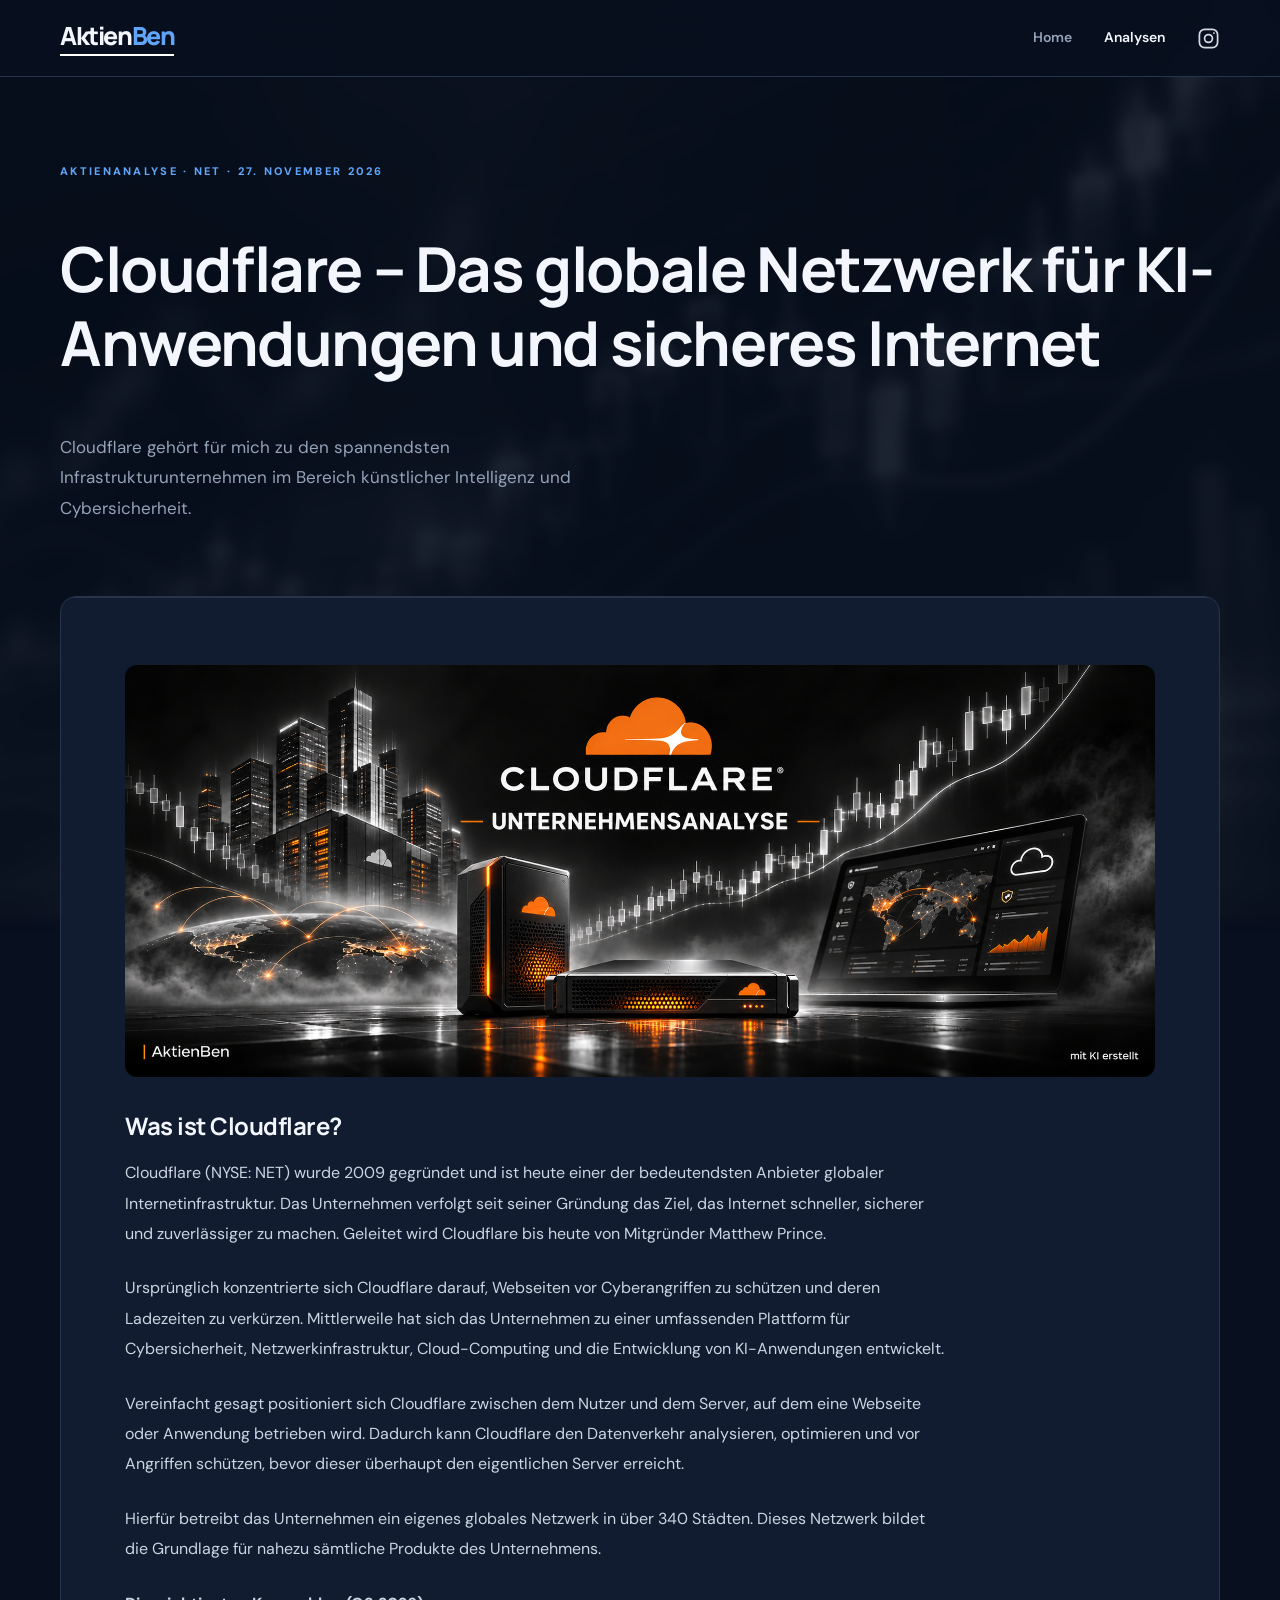
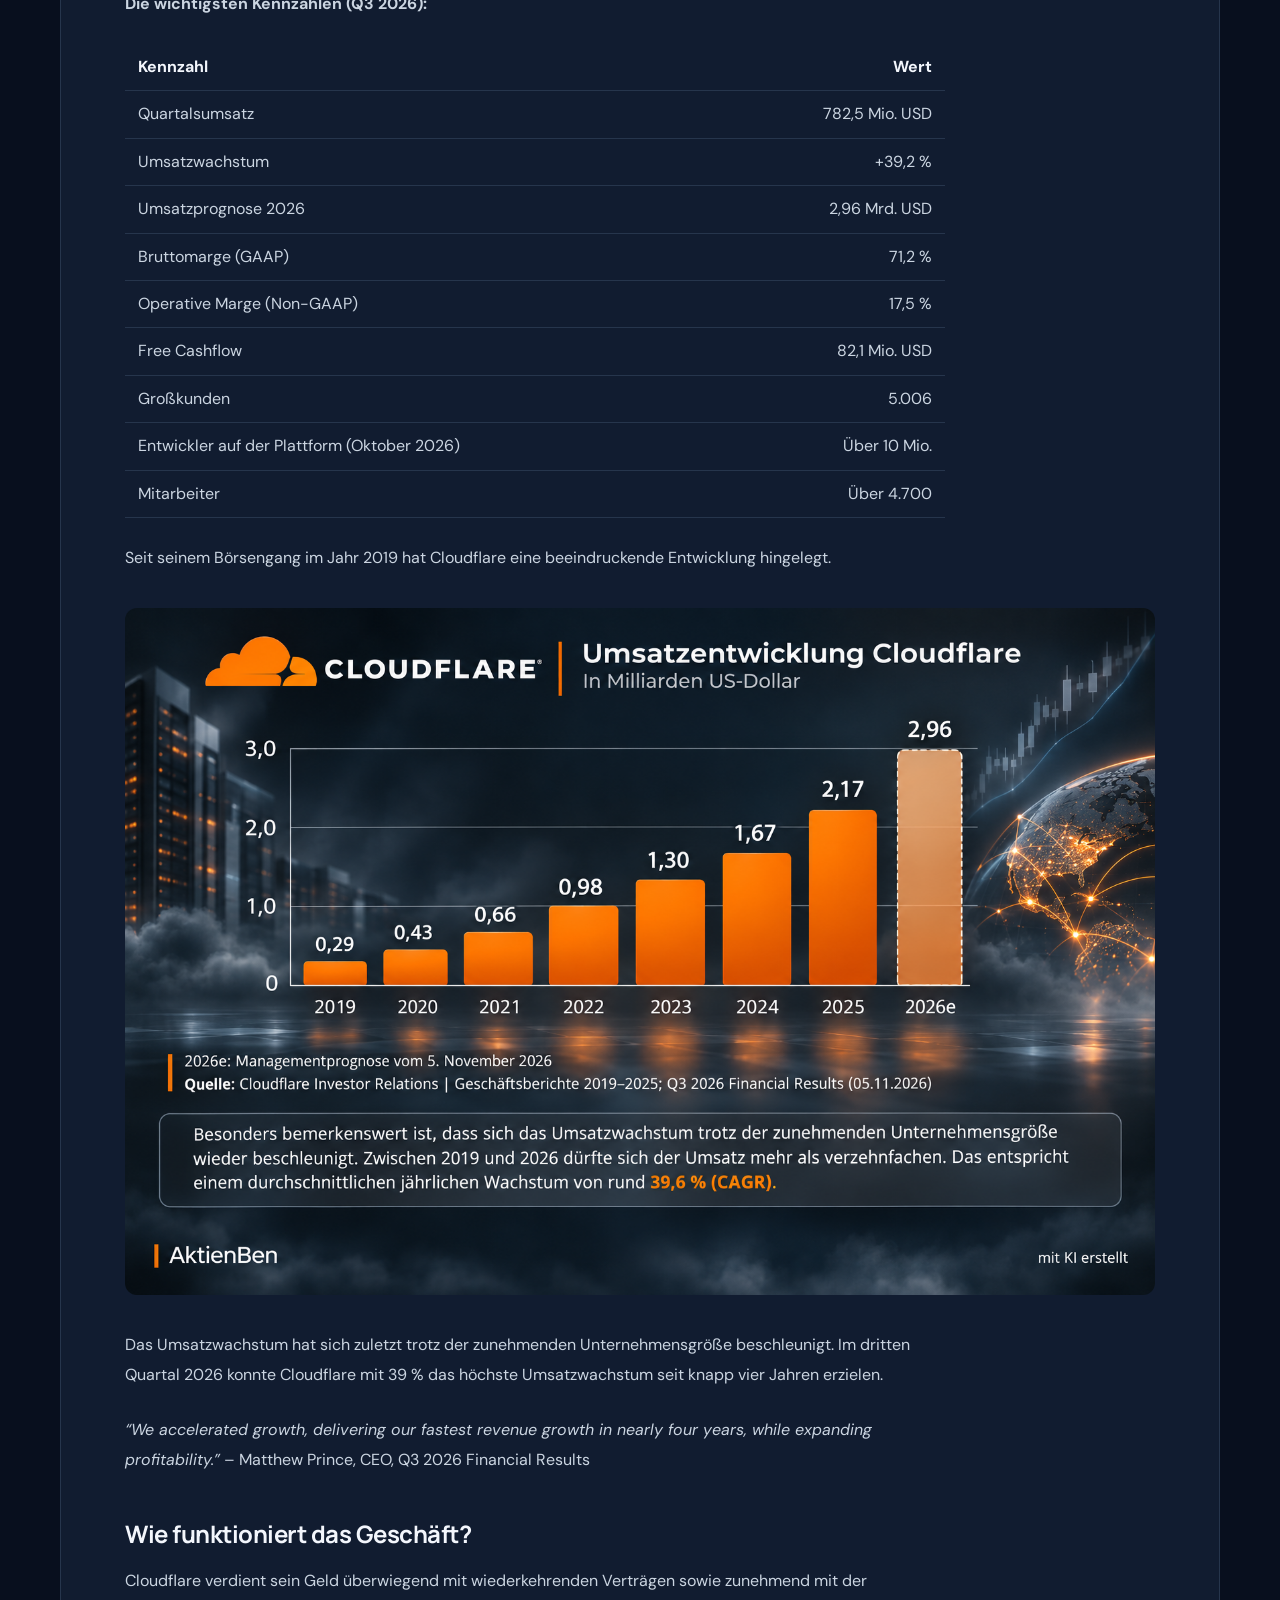
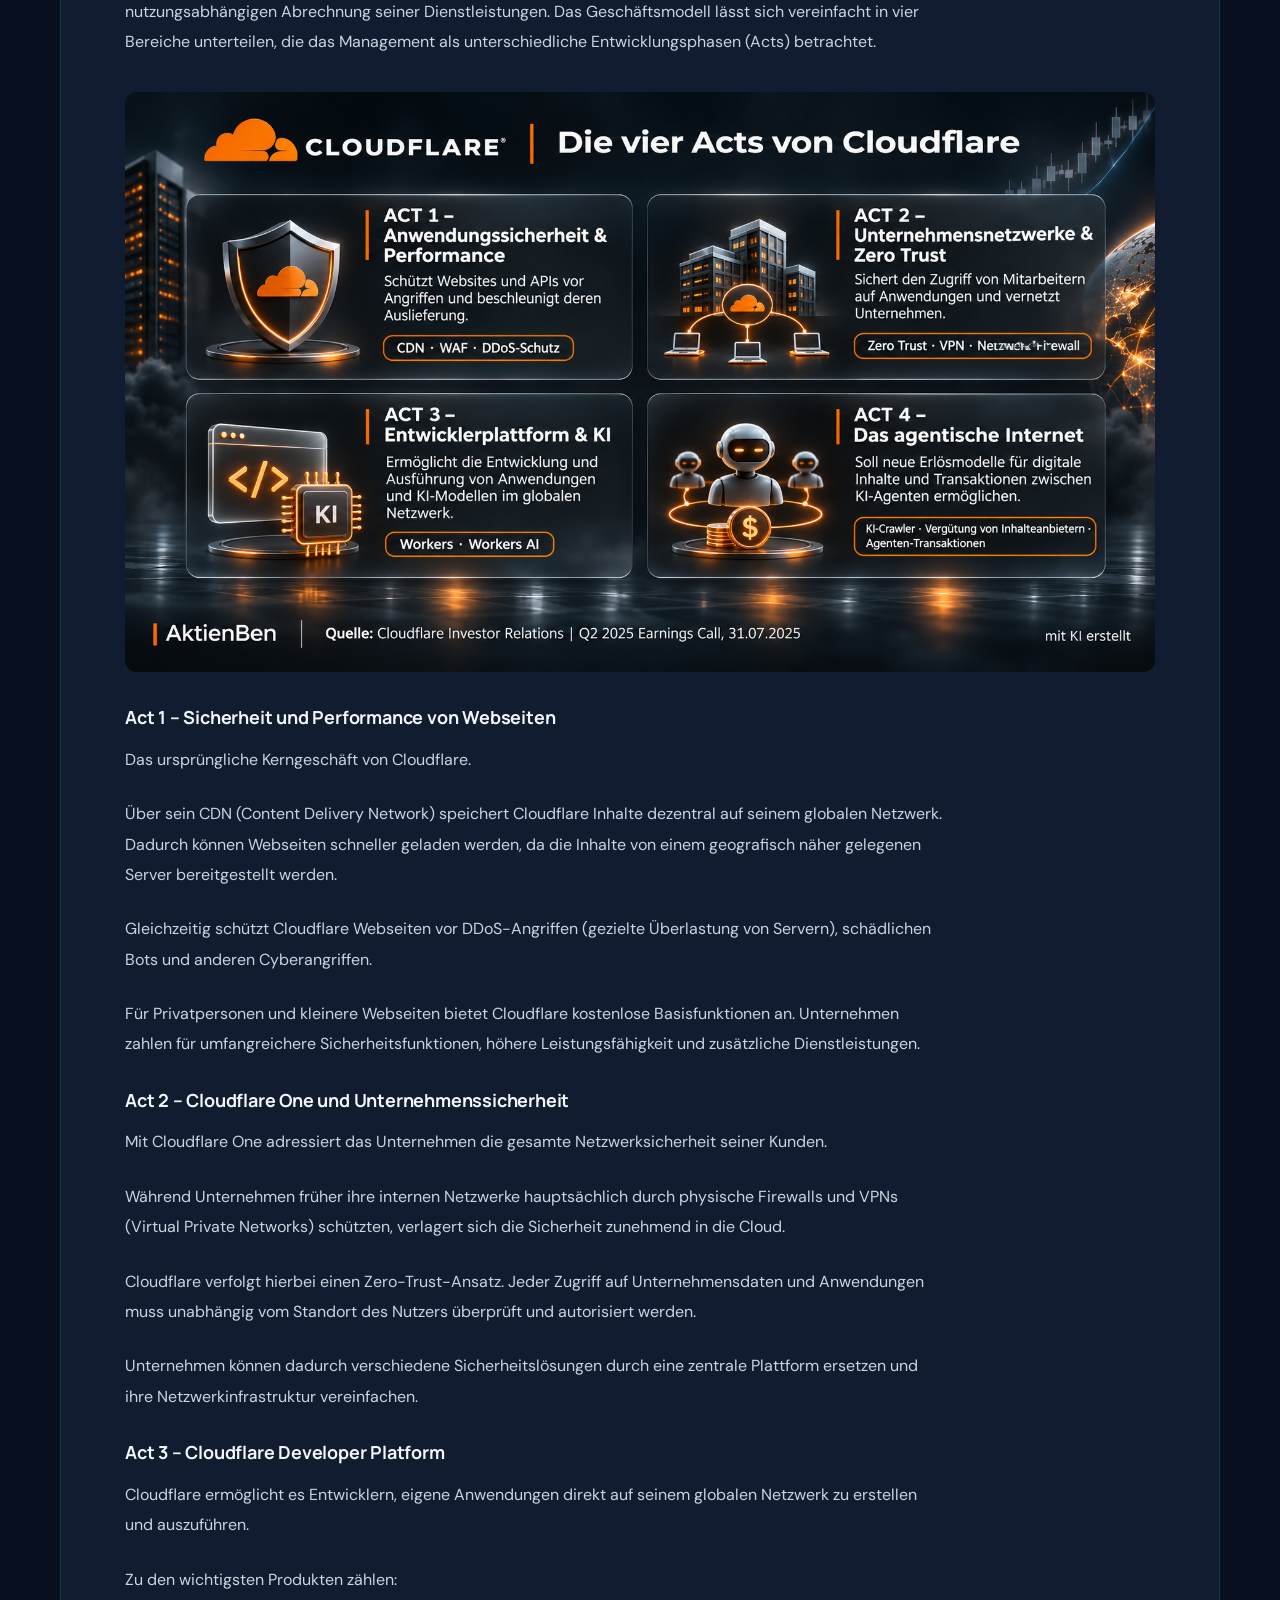
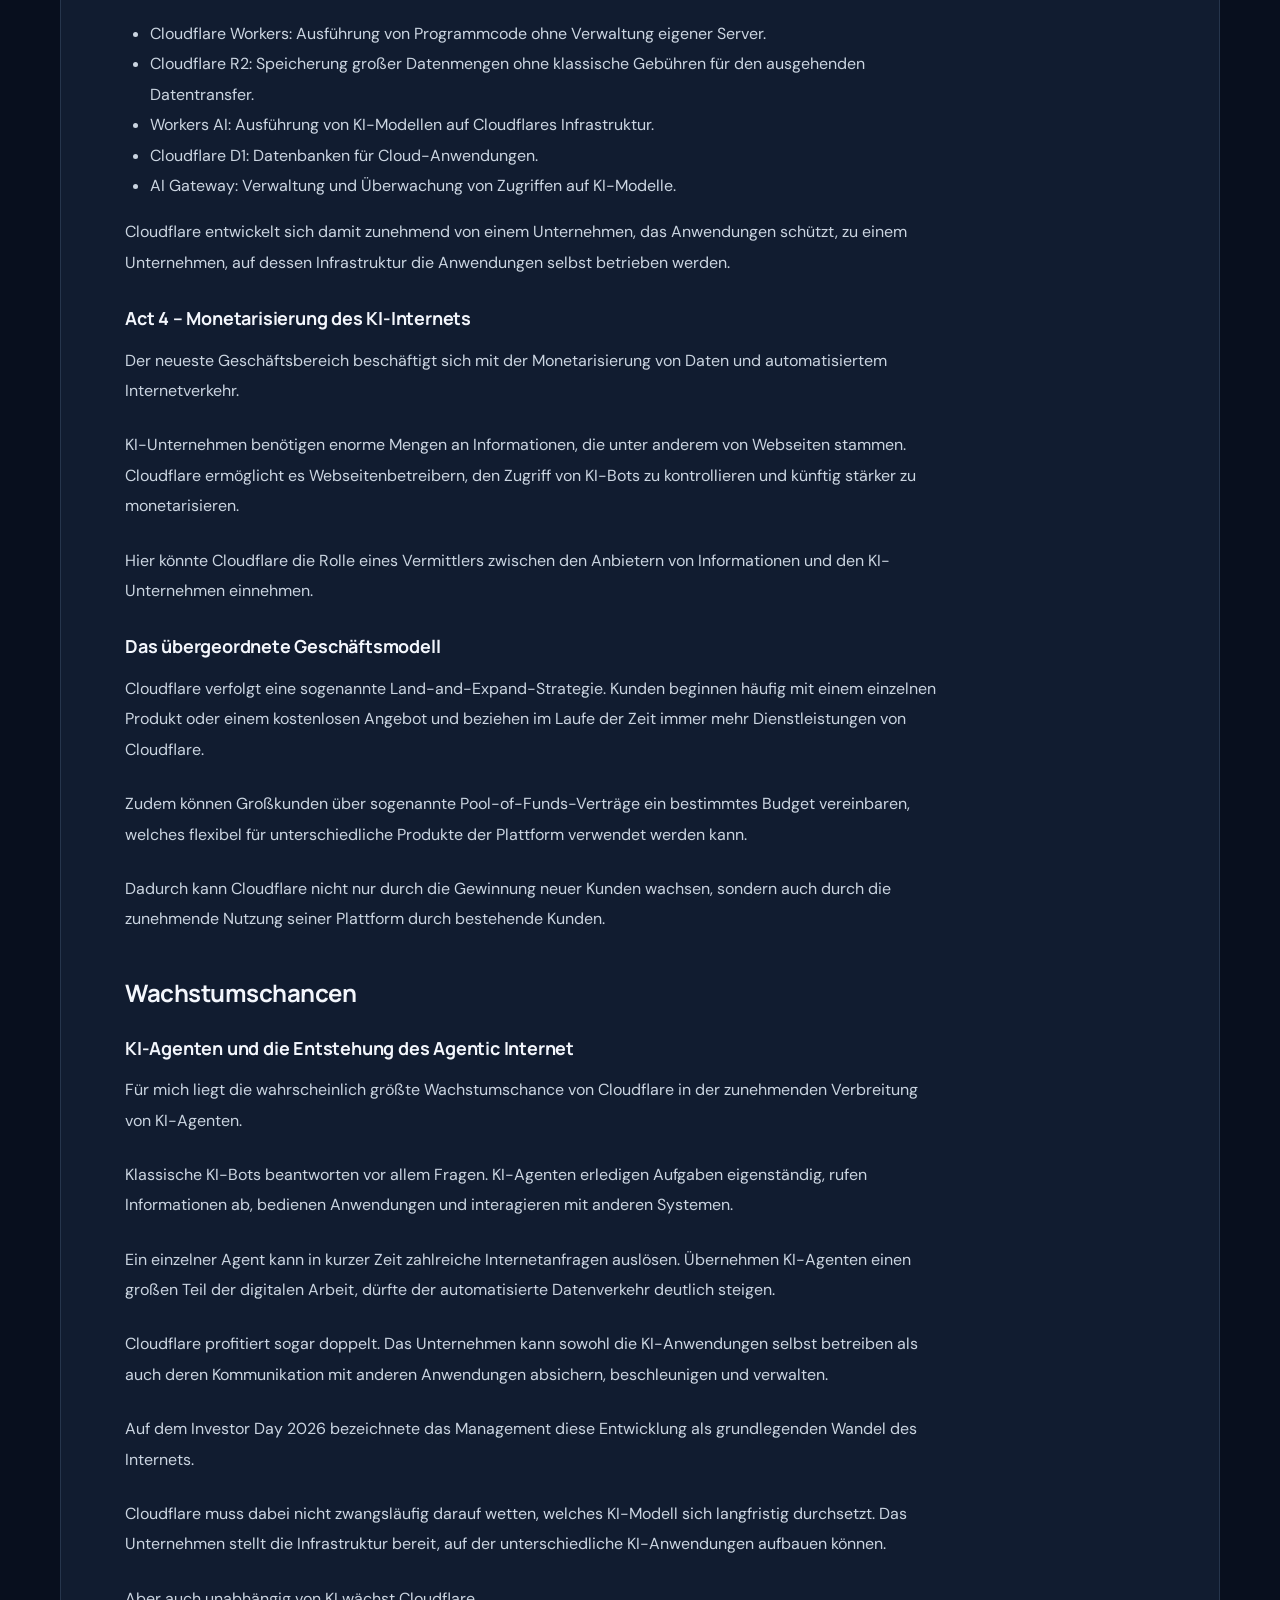
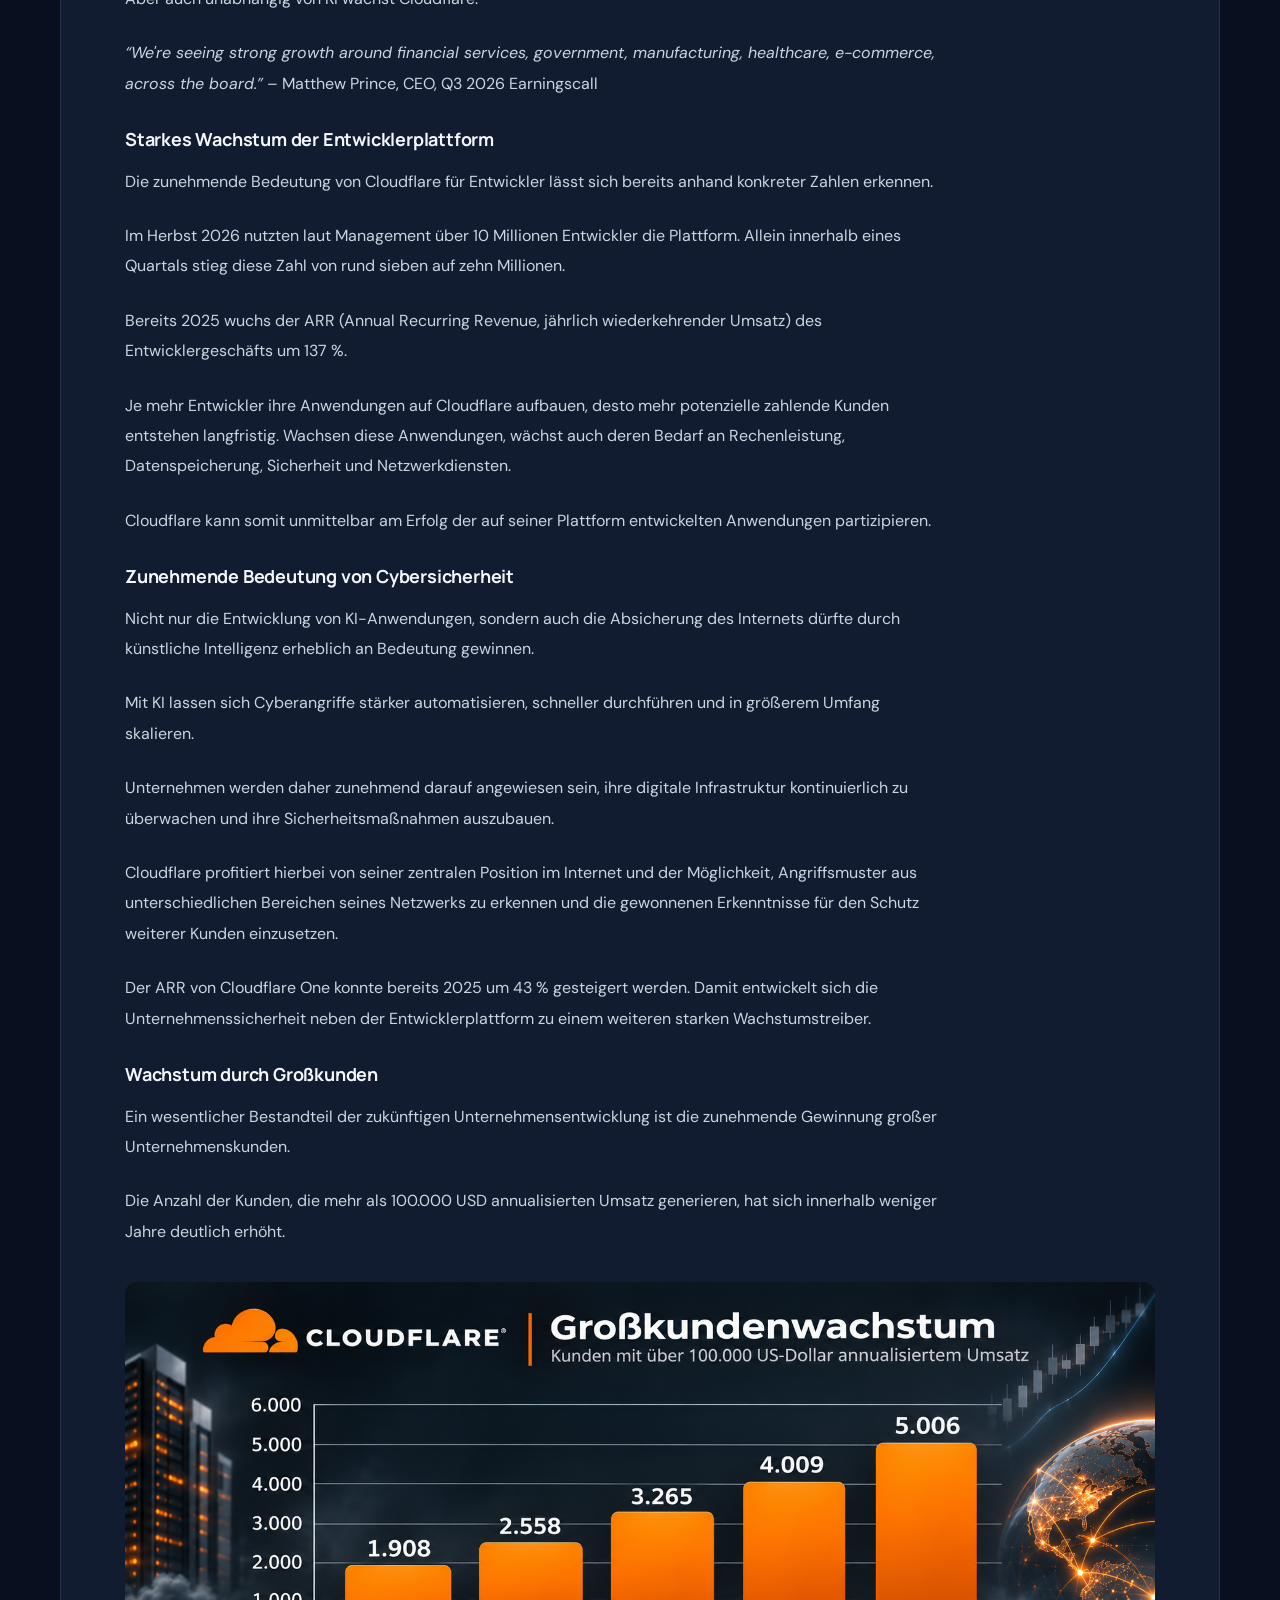
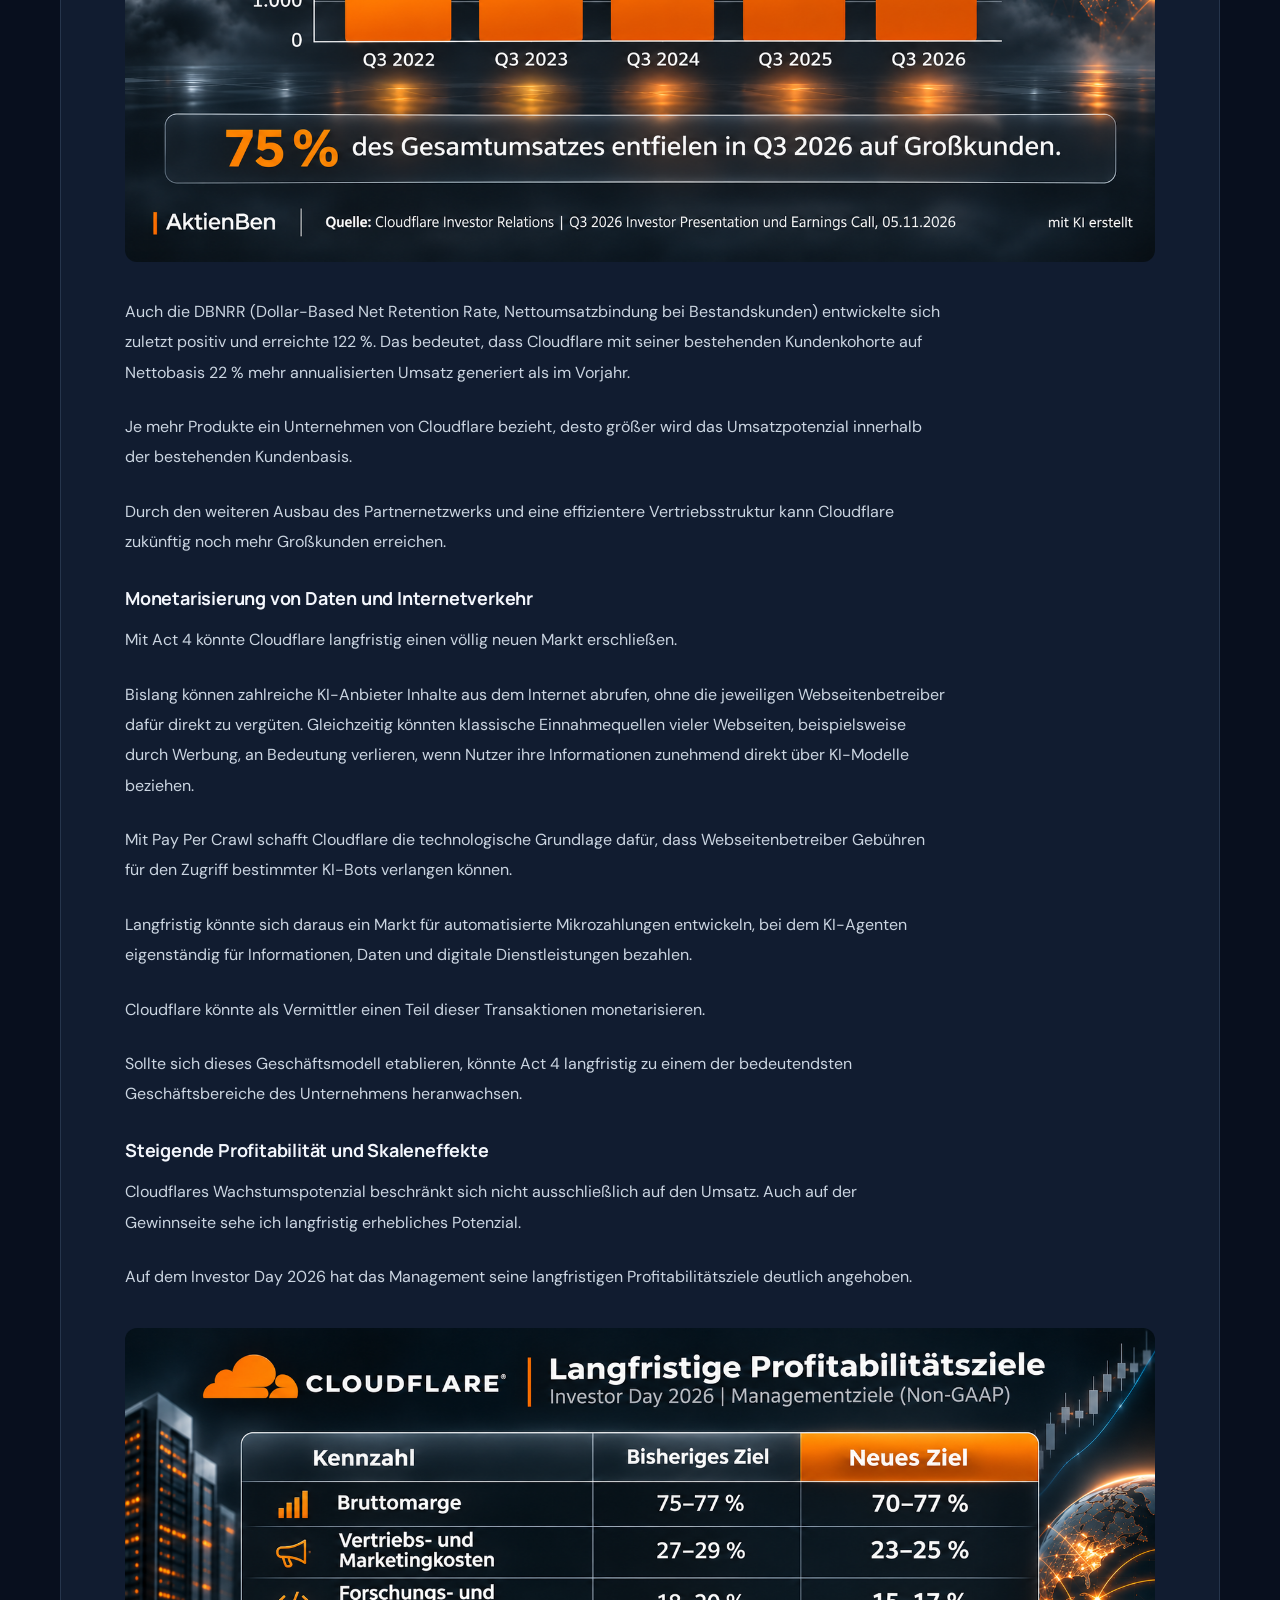
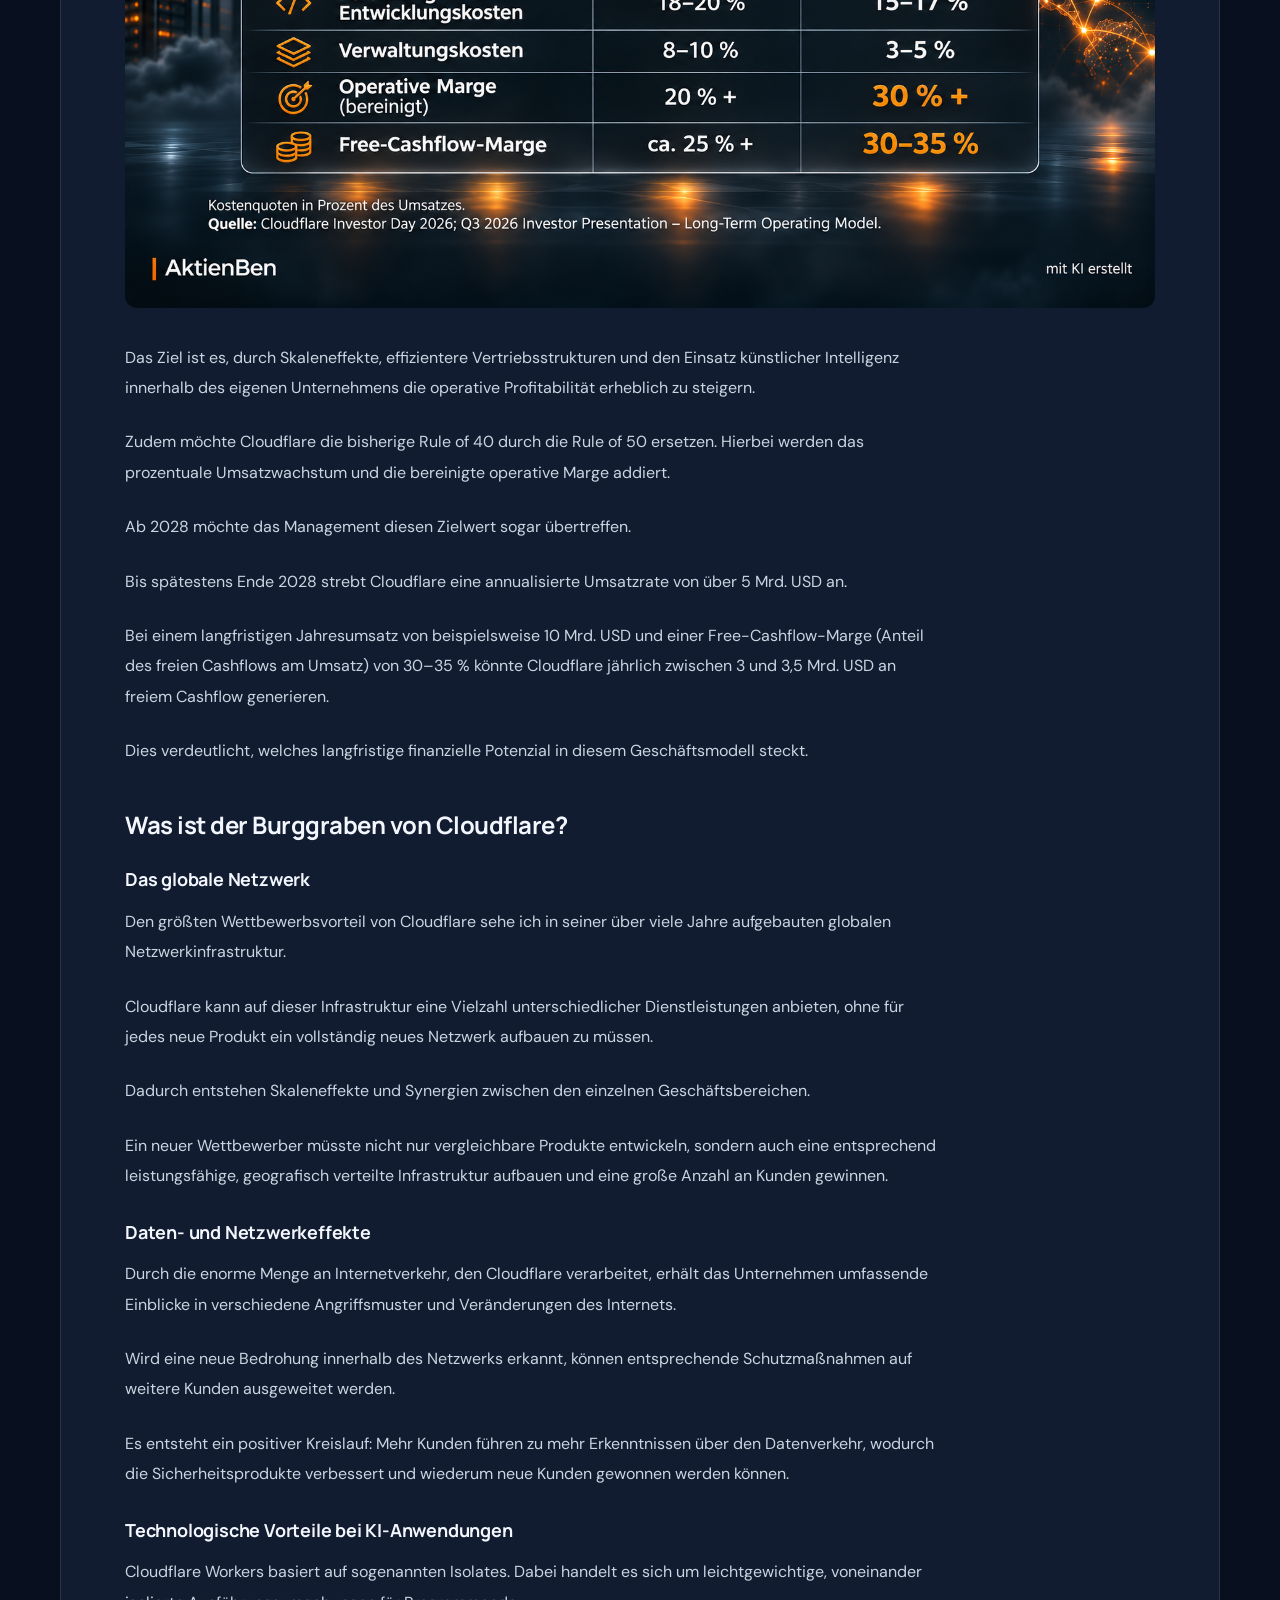
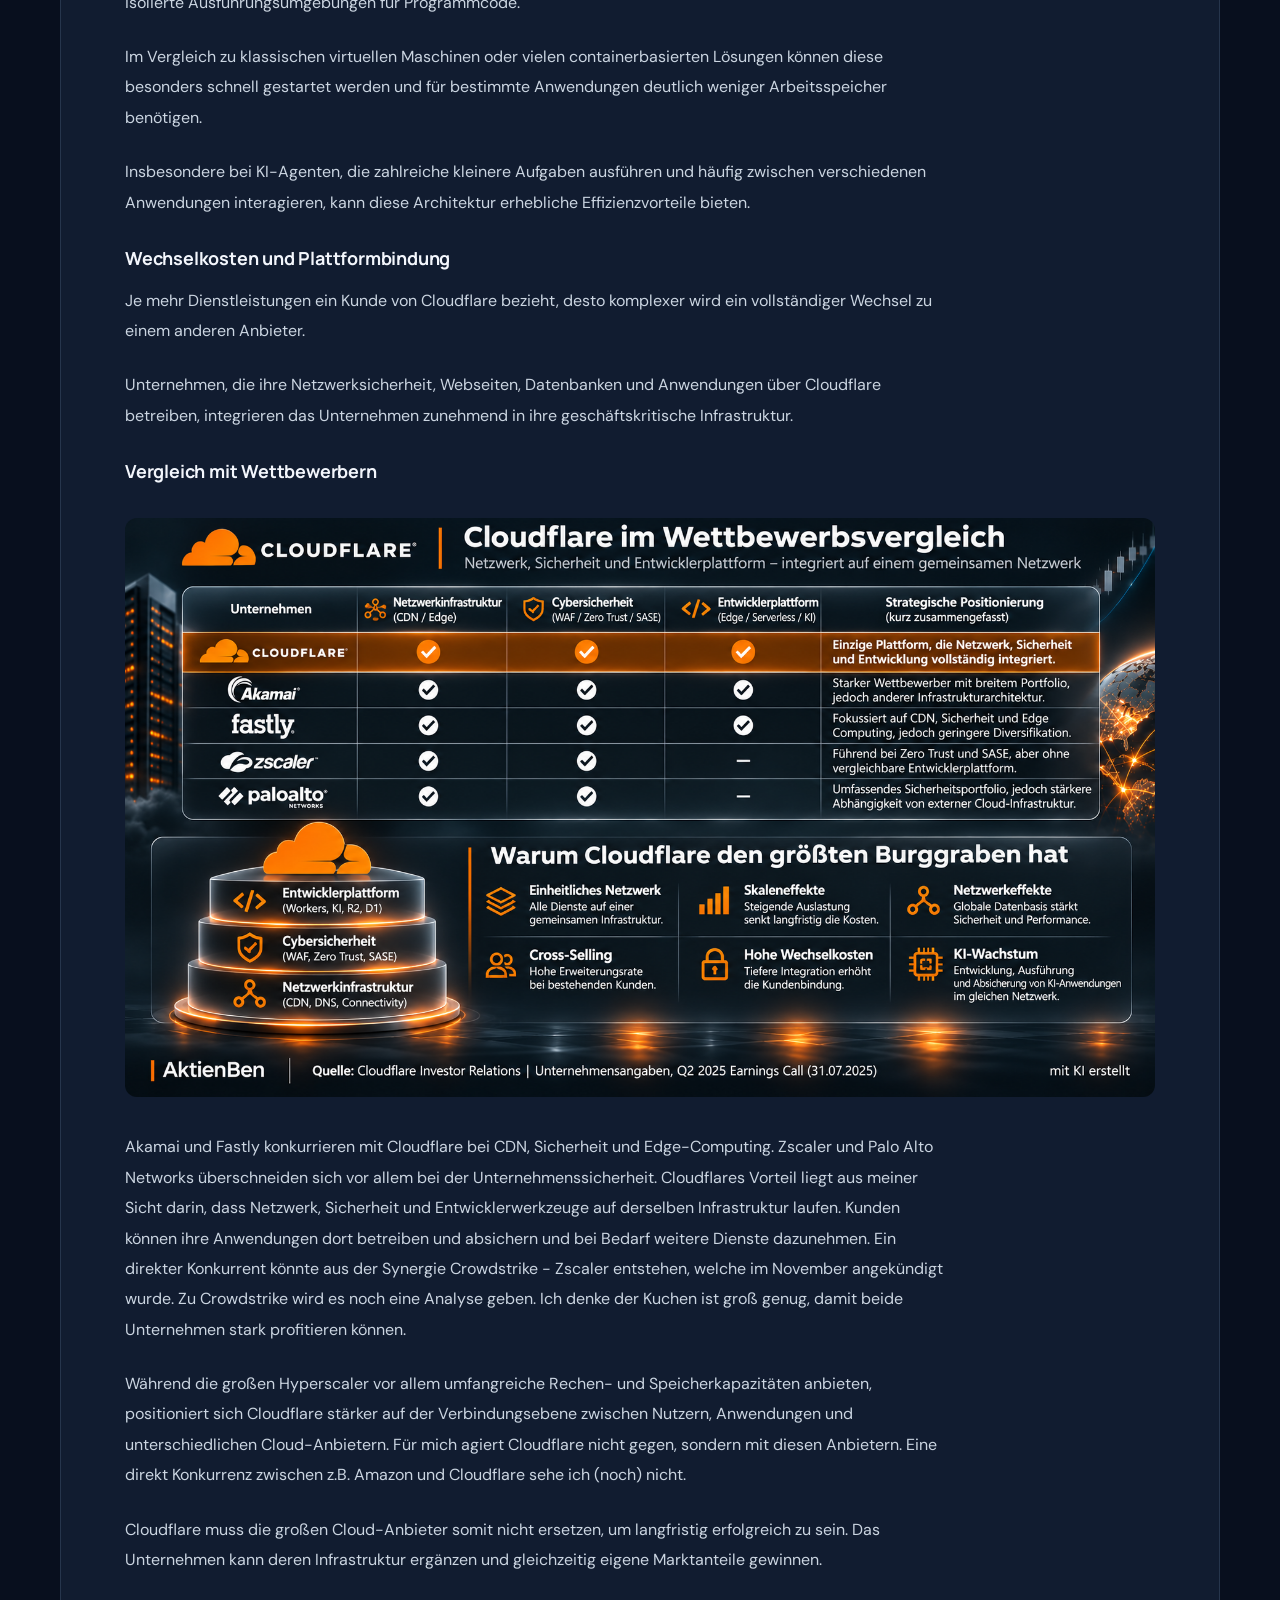
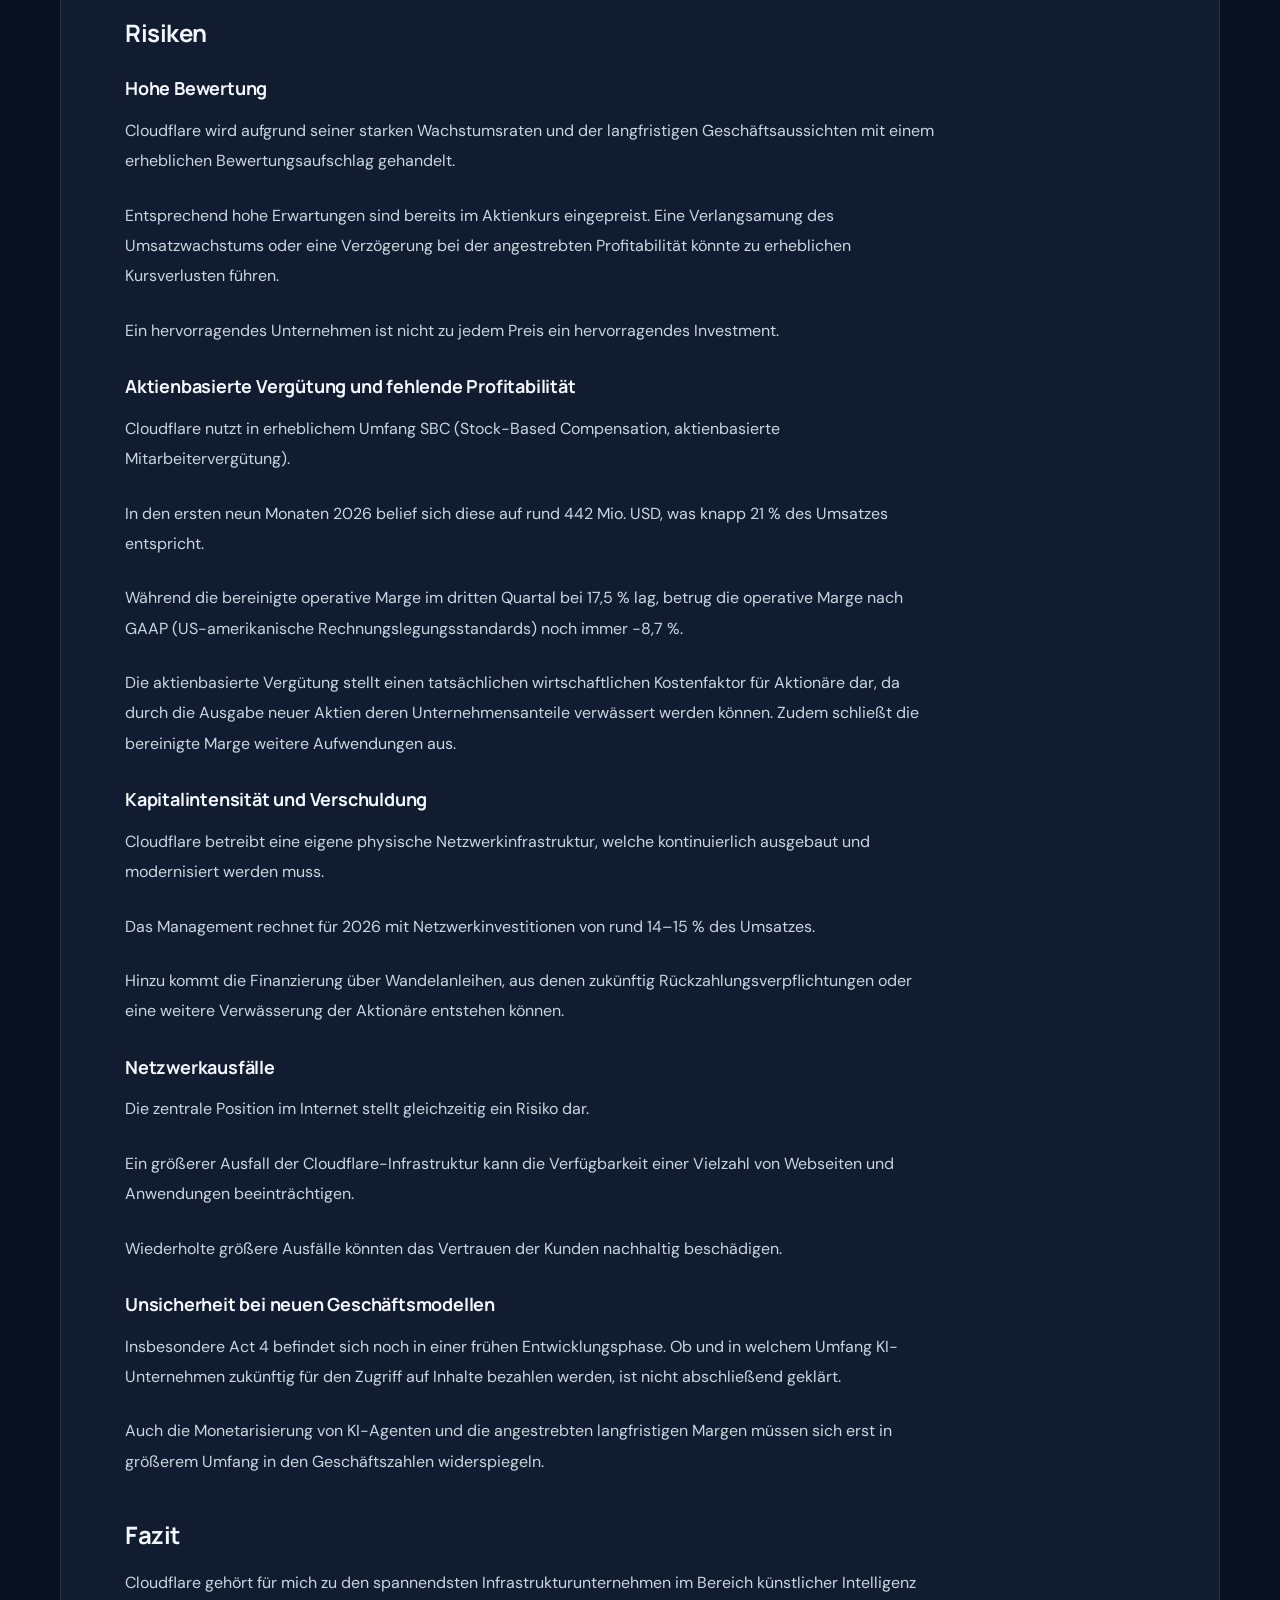
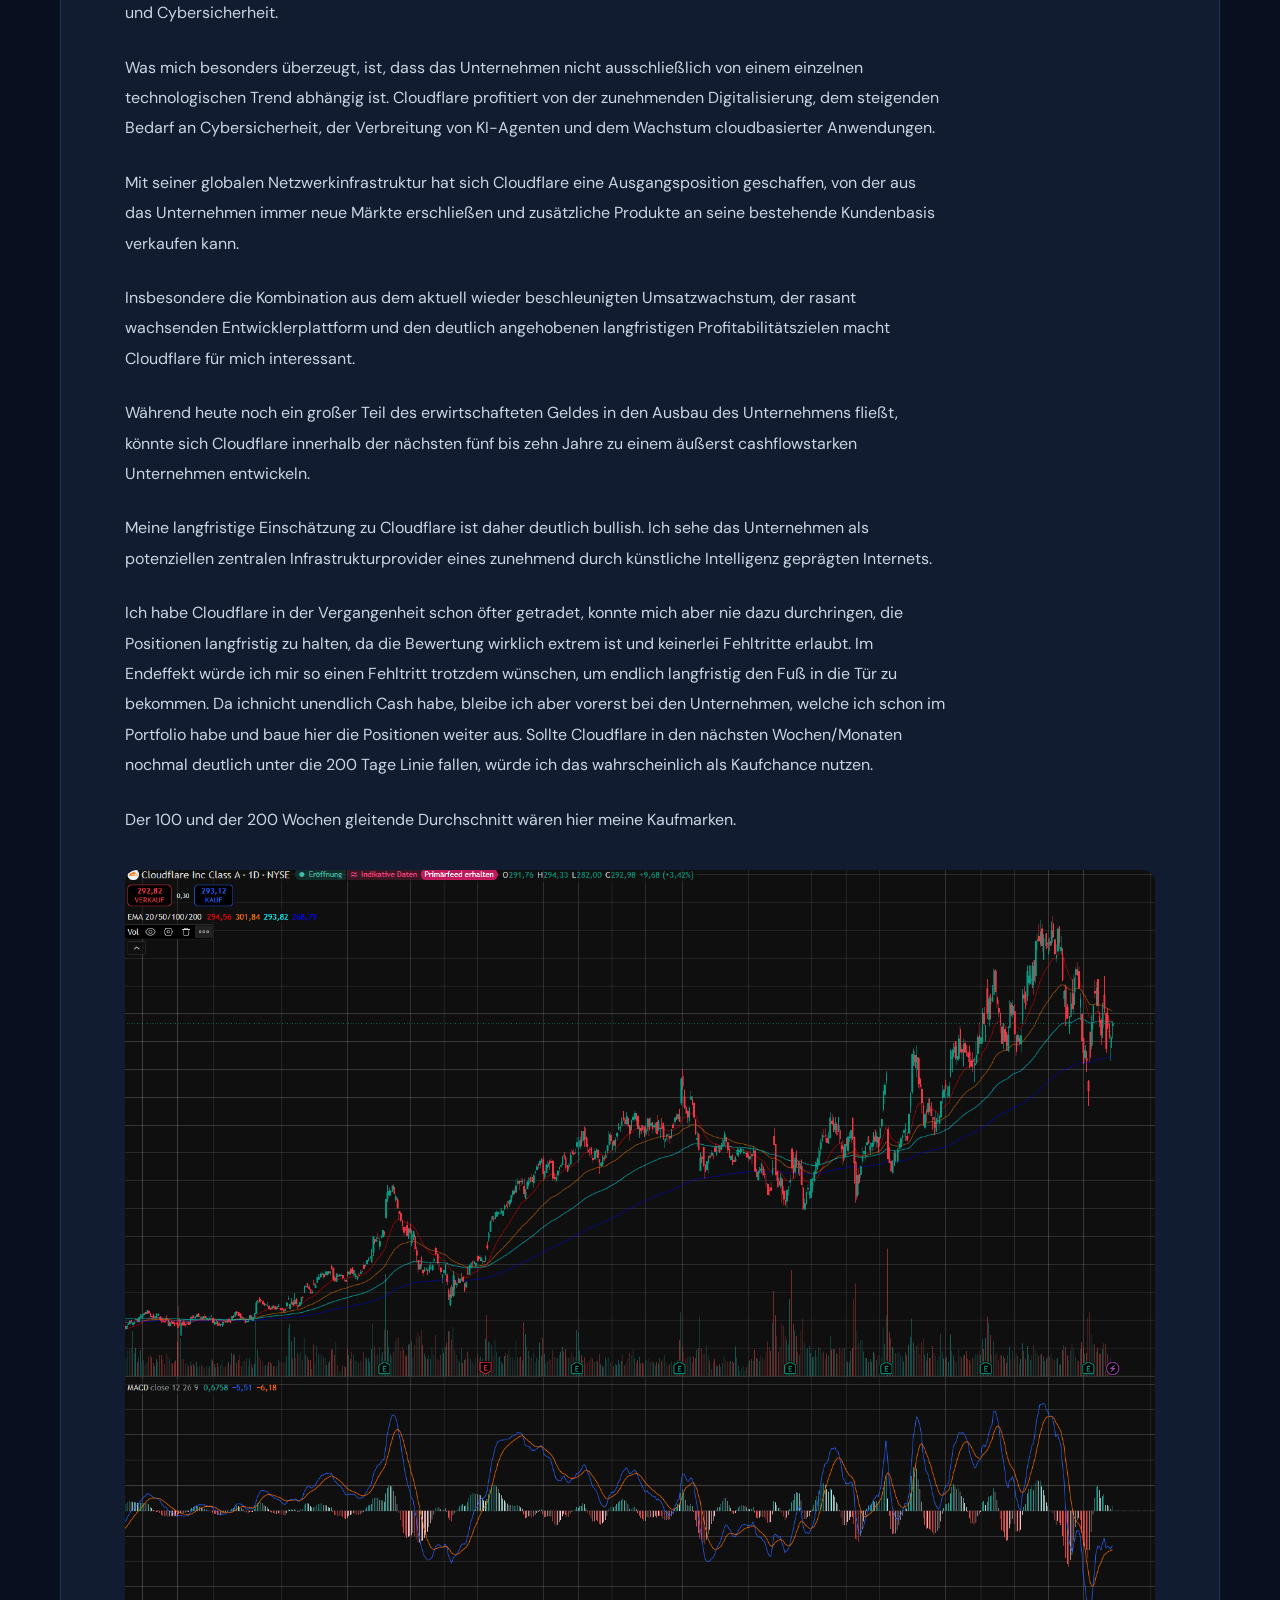
<file: cloudflare.html>
<!DOCTYPE html>
<html lang="de">
<head>
  <meta charset="UTF-8">
  <meta name="viewport" content="width=device-width, initial-scale=1">
  <meta name="description" content="Cloudflare gehört für mich zu den spannendsten Infrastrukturunternehmen im Bereich künstlicher Intelligenz und Cybersicherheit.">
  <title>Cloudflare – Das globale Netzwerk für KI-Anwendungen und sicheres Internet | AktienBen</title>
  <link rel="canonical" href="https://aktienben.github.io/aktienben/cloudflare.html">
  <meta property="og:type" content="article">
  <meta property="og:title" content="Cloudflare – Das globale Netzwerk für KI-Anwendungen und sicheres Internet">
  <meta property="og:description" content="Cloudflare gehört für mich zu den spannendsten Infrastrukturunternehmen im Bereich künstlicher Intelligenz und Cybersicherheit.">
  <meta property="og:url" content="https://aktienben.github.io/aktienben/cloudflare.html">
  <meta property="og:image" content="https://aktienben.github.io/aktienben/images/Cloudflare_banner.png">
  <link rel="stylesheet" href="style.css?v=e33d0769">
  <script src="articles.js" defer></script>
  <script src="app.js?v=862b6b70" defer></script>
</head>
<body data-page="article">
<header class="header">
    <div class="container nav">
      <a class="logo" href="index.html">Aktien<span>Ben</span></a>
      <nav aria-label="Hauptnavigation">
        <a href="index.html">Home</a>
        <a class="active" href="analysen.html">Analysen</a>
              <a class="social-link instagram-link" href="https://www.instagram.com/aktienben_/" target="_blank" rel="noopener noreferrer" aria-label="AktienBen auf Instagram" title="Instagram"><svg viewBox="0 0 24 24" width="23" height="23" fill="none" stroke="currentColor" stroke-width="1.8" stroke-linecap="round" stroke-linejoin="round" aria-hidden="true" focusable="false"><rect x="2.5" y="2.5" width="19" height="19" rx="5.5"></rect><circle cx="12" cy="12" r="4.1"></circle><circle cx="17.65" cy="6.35" r="1" fill="currentColor" stroke="none"></circle></svg></a>
      </nav>
    </div>
  </header>
<main class="container">
  <section class="page-intro">
    <div class="eyebrow">AKTIENANALYSE · NET · <time datetime="2026-11-27">27. November 2026</time></div>
    <h1>Cloudflare – Das globale Netzwerk für KI-Anwendungen und sicheres Internet</h1>
    <p>Cloudflare gehört für mich zu den spannendsten Infrastrukturunternehmen im Bereich künstlicher Intelligenz und Cybersicherheit.</p>
  </section>
  <section class="section">
    <article class="analysis-item">
      <div class="article-body">
        <figure class="article-figure"><img src="images/Cloudflare_banner.png" alt="Cloudflare" loading="eager"></figure>
<div class="cloudflare-content">
<h2>Was ist Cloudflare?</h2>
<p>Cloudflare (NYSE: NET) wurde 2009 gegründet und ist heute einer der bedeutendsten Anbieter globaler Internetinfrastruktur. Das Unternehmen verfolgt seit seiner Gründung das Ziel, das Internet schneller, sicherer und zuverlässiger zu machen. Geleitet wird Cloudflare bis heute von Mitgründer Matthew Prince.</p>
<p>Ursprünglich konzentrierte sich Cloudflare darauf, Webseiten vor Cyberangriffen zu schützen und deren Ladezeiten zu verkürzen. Mittlerweile hat sich das Unternehmen zu einer umfassenden Plattform für Cybersicherheit, Netzwerkinfrastruktur, Cloud-Computing und die Entwicklung von KI-Anwendungen entwickelt.</p>
<p>Vereinfacht gesagt positioniert sich Cloudflare zwischen dem Nutzer und dem Server, auf dem eine Webseite oder Anwendung betrieben wird. Dadurch kann Cloudflare den Datenverkehr analysieren, optimieren und vor Angriffen schützen, bevor dieser überhaupt den eigentlichen Server erreicht.</p>
<p>Hierfür betreibt das Unternehmen ein eigenes globales Netzwerk in über 340 Städten. Dieses Netzwerk bildet die Grundlage für nahezu sämtliche Produkte des Unternehmens.</p>
<p><strong>Die wichtigsten Kennzahlen (Q3 2026):</strong></p>
<div class="cloudflare-table-wrap"><table class="cloudflare-table"><thead><tr><th scope="col">Kennzahl</th><th scope="col">Wert</th></tr></thead><tbody><tr><td>Quartalsumsatz</td><td>782,5 Mio. USD</td></tr><tr><td>Umsatzwachstum</td><td>+39,2 %</td></tr><tr><td>Umsatzprognose 2026</td><td>2,96 Mrd. USD</td></tr><tr><td>Bruttomarge (GAAP)</td><td>71,2 %</td></tr><tr><td>Operative Marge (Non-GAAP)</td><td>17,5 %</td></tr><tr><td>Free Cashflow</td><td>82,1 Mio. USD</td></tr><tr><td>Großkunden</td><td>5.006</td></tr><tr><td>Entwickler auf der Plattform (Oktober 2026)</td><td>Über 10 Mio.</td></tr><tr><td>Mitarbeiter</td><td>Über 4.700</td></tr></tbody></table></div>
<p>Seit seinem Börsengang im Jahr 2019 hat Cloudflare eine beeindruckende Entwicklung hingelegt.</p>
<figure class="article-figure"><img src="images/Cloudflare_umsatz.png" alt="Cloudflare – umsatz" loading="lazy"></figure>
<p>Das Umsatzwachstum hat sich zuletzt trotz der zunehmenden Unternehmensgröße beschleunigt. Im dritten Quartal 2026 konnte Cloudflare mit 39 % das höchste Umsatzwachstum seit knapp vier Jahren erzielen.</p>
<p class="cloudflare-quote"><em>“We accelerated growth, delivering our fastest revenue growth in nearly four years, while expanding profitability.”</em> – Matthew Prince, CEO, Q3 2026 Financial Results</p>
<h2>Wie funktioniert das Geschäft?</h2>
<p>Cloudflare verdient sein Geld überwiegend mit wiederkehrenden Verträgen sowie zunehmend mit der nutzungsabhängigen Abrechnung seiner Dienstleistungen. Das Geschäftsmodell lässt sich vereinfacht in vier Bereiche unterteilen, die das Management als unterschiedliche Entwicklungsphasen (Acts) betrachtet.</p>
<figure class="article-figure"><img src="images/Cloudflare_acts.png" alt="Cloudflare – acts" loading="lazy"></figure>
<h3>Act 1 – Sicherheit und Performance von Webseiten</h3>
<p>Das ursprüngliche Kerngeschäft von Cloudflare.</p>
<p>Über sein CDN (Content Delivery Network) speichert Cloudflare Inhalte dezentral auf seinem globalen Netzwerk. Dadurch können Webseiten schneller geladen werden, da die Inhalte von einem geografisch näher gelegenen Server bereitgestellt werden.</p>
<p>Gleichzeitig schützt Cloudflare Webseiten vor DDoS-Angriffen (gezielte Überlastung von Servern), schädlichen Bots und anderen Cyberangriffen.</p>
<p>Für Privatpersonen und kleinere Webseiten bietet Cloudflare kostenlose Basisfunktionen an. Unternehmen zahlen für umfangreichere Sicherheitsfunktionen, höhere Leistungsfähigkeit und zusätzliche Dienstleistungen.</p>
<h3>Act 2 – Cloudflare One und Unternehmenssicherheit</h3>
<p>Mit Cloudflare One adressiert das Unternehmen die gesamte Netzwerksicherheit seiner Kunden.</p>
<p>Während Unternehmen früher ihre internen Netzwerke hauptsächlich durch physische Firewalls und VPNs (Virtual Private Networks) schützten, verlagert sich die Sicherheit zunehmend in die Cloud.</p>
<p>Cloudflare verfolgt hierbei einen Zero-Trust-Ansatz. Jeder Zugriff auf Unternehmensdaten und Anwendungen muss unabhängig vom Standort des Nutzers überprüft und autorisiert werden.</p>
<p>Unternehmen können dadurch verschiedene Sicherheitslösungen durch eine zentrale Plattform ersetzen und ihre Netzwerkinfrastruktur vereinfachen.</p>
<h3>Act 3 – Cloudflare Developer Platform</h3>
<p>Cloudflare ermöglicht es Entwicklern, eigene Anwendungen direkt auf seinem globalen Netzwerk zu erstellen und auszuführen.</p>
<p>Zu den wichtigsten Produkten zählen:</p>
<ul><li>Cloudflare Workers: Ausführung von Programmcode ohne Verwaltung eigener Server.</li><li>Cloudflare R2: Speicherung großer Datenmengen ohne klassische Gebühren für den ausgehenden Datentransfer.</li><li>Workers AI: Ausführung von KI-Modellen auf Cloudflares Infrastruktur.</li><li>Cloudflare D1: Datenbanken für Cloud-Anwendungen.</li><li>AI Gateway: Verwaltung und Überwachung von Zugriffen auf KI-Modelle.</li></ul>
<p>Cloudflare entwickelt sich damit zunehmend von einem Unternehmen, das Anwendungen schützt, zu einem Unternehmen, auf dessen Infrastruktur die Anwendungen selbst betrieben werden.</p>
<h3>Act 4 – Monetarisierung des KI-Internets</h3>
<p>Der neueste Geschäftsbereich beschäftigt sich mit der Monetarisierung von Daten und automatisiertem Internetverkehr.</p>
<p>KI-Unternehmen benötigen enorme Mengen an Informationen, die unter anderem von Webseiten stammen. Cloudflare ermöglicht es Webseitenbetreibern, den Zugriff von KI-Bots zu kontrollieren und künftig stärker zu monetarisieren.</p>
<p>Hier könnte Cloudflare die Rolle eines Vermittlers zwischen den Anbietern von Informationen und den KI-Unternehmen einnehmen.</p>
<h3>Das übergeordnete Geschäftsmodell</h3>
<p>Cloudflare verfolgt eine sogenannte Land-and-Expand-Strategie. Kunden beginnen häufig mit einem einzelnen Produkt oder einem kostenlosen Angebot und beziehen im Laufe der Zeit immer mehr Dienstleistungen von Cloudflare.</p>
<p>Zudem können Großkunden über sogenannte Pool-of-Funds-Verträge ein bestimmtes Budget vereinbaren, welches flexibel für unterschiedliche Produkte der Plattform verwendet werden kann.</p>
<p>Dadurch kann Cloudflare nicht nur durch die Gewinnung neuer Kunden wachsen, sondern auch durch die zunehmende Nutzung seiner Plattform durch bestehende Kunden.</p>
<h2>Wachstumschancen</h2>
<h3>KI-Agenten und die Entstehung des Agentic Internet</h3>
<p>Für mich liegt die wahrscheinlich größte Wachstumschance von Cloudflare in der zunehmenden Verbreitung von KI-Agenten.</p>
<p>Klassische KI-Bots beantworten vor allem Fragen. KI-Agenten erledigen Aufgaben eigenständig, rufen Informationen ab, bedienen Anwendungen und interagieren mit anderen Systemen.</p>
<p>Ein einzelner Agent kann in kurzer Zeit zahlreiche Internetanfragen auslösen. Übernehmen KI-Agenten einen großen Teil der digitalen Arbeit, dürfte der automatisierte Datenverkehr deutlich steigen.</p>
<p>Cloudflare profitiert sogar doppelt. Das Unternehmen kann sowohl die KI-Anwendungen selbst betreiben als auch deren Kommunikation mit anderen Anwendungen absichern, beschleunigen und verwalten.</p>
<p>Auf dem Investor Day 2026 bezeichnete das Management diese Entwicklung als grundlegenden Wandel des Internets.</p>
<p>Cloudflare muss dabei nicht zwangsläufig darauf wetten, welches KI-Modell sich langfristig durchsetzt. Das Unternehmen stellt die Infrastruktur bereit, auf der unterschiedliche KI-Anwendungen aufbauen können.</p>
<p>Aber auch unabhängig von KI wächst Cloudflare.</p>
<p class="cloudflare-quote"><em>“We're seeing strong growth around financial services, government, manufacturing, healthcare, e-commerce, across the board.”</em> – Matthew Prince, CEO, Q3 2026 Earningscall</p>
<h3>Starkes Wachstum der Entwicklerplattform</h3>
<p>Die zunehmende Bedeutung von Cloudflare für Entwickler lässt sich bereits anhand konkreter Zahlen erkennen.</p>
<p>Im Herbst 2026 nutzten laut Management über 10 Millionen Entwickler die Plattform. Allein innerhalb eines Quartals stieg diese Zahl von rund sieben auf zehn Millionen.</p>
<p>Bereits 2025 wuchs der ARR (Annual Recurring Revenue, jährlich wiederkehrender Umsatz) des Entwicklergeschäfts um 137 %.</p>
<p>Je mehr Entwickler ihre Anwendungen auf Cloudflare aufbauen, desto mehr potenzielle zahlende Kunden entstehen langfristig. Wachsen diese Anwendungen, wächst auch deren Bedarf an Rechenleistung, Datenspeicherung, Sicherheit und Netzwerkdiensten.</p>
<p>Cloudflare kann somit unmittelbar am Erfolg der auf seiner Plattform entwickelten Anwendungen partizipieren.</p>
<h3>Zunehmende Bedeutung von Cybersicherheit</h3>
<p>Nicht nur die Entwicklung von KI-Anwendungen, sondern auch die Absicherung des Internets dürfte durch künstliche Intelligenz erheblich an Bedeutung gewinnen.</p>
<p>Mit KI lassen sich Cyberangriffe stärker automatisieren, schneller durchführen und in größerem Umfang skalieren.</p>
<p>Unternehmen werden daher zunehmend darauf angewiesen sein, ihre digitale Infrastruktur kontinuierlich zu überwachen und ihre Sicherheitsmaßnahmen auszubauen.</p>
<p>Cloudflare profitiert hierbei von seiner zentralen Position im Internet und der Möglichkeit, Angriffsmuster aus unterschiedlichen Bereichen seines Netzwerks zu erkennen und die gewonnenen Erkenntnisse für den Schutz weiterer Kunden einzusetzen.</p>
<p>Der ARR von Cloudflare One konnte bereits 2025 um 43 % gesteigert werden. Damit entwickelt sich die Unternehmenssicherheit neben der Entwicklerplattform zu einem weiteren starken Wachstumstreiber.</p>
<h3>Wachstum durch Großkunden</h3>
<p>Ein wesentlicher Bestandteil der zukünftigen Unternehmensentwicklung ist die zunehmende Gewinnung großer Unternehmenskunden.</p>
<p>Die Anzahl der Kunden, die mehr als 100.000 USD annualisierten Umsatz generieren, hat sich innerhalb weniger Jahre deutlich erhöht.</p>
<figure class="article-figure"><img src="images/Cloudflare_großkunden.png" alt="Cloudflare – großkunden" loading="lazy"></figure>
<p>Auch die DBNRR (Dollar-Based Net Retention Rate, Nettoumsatzbindung bei Bestandskunden) entwickelte sich zuletzt positiv und erreichte 122 %. Das bedeutet, dass Cloudflare mit seiner bestehenden Kundenkohorte auf Nettobasis 22 % mehr annualisierten Umsatz generiert als im Vorjahr.</p>
<p>Je mehr Produkte ein Unternehmen von Cloudflare bezieht, desto größer wird das Umsatzpotenzial innerhalb der bestehenden Kundenbasis.</p>
<p>Durch den weiteren Ausbau des Partnernetzwerks und eine effizientere Vertriebsstruktur kann Cloudflare zukünftig noch mehr Großkunden erreichen.</p>
<h3>Monetarisierung von Daten und Internetverkehr</h3>
<p>Mit Act 4 könnte Cloudflare langfristig einen völlig neuen Markt erschließen.</p>
<p>Bislang können zahlreiche KI-Anbieter Inhalte aus dem Internet abrufen, ohne die jeweiligen Webseitenbetreiber dafür direkt zu vergüten. Gleichzeitig könnten klassische Einnahmequellen vieler Webseiten, beispielsweise durch Werbung, an Bedeutung verlieren, wenn Nutzer ihre Informationen zunehmend direkt über KI-Modelle beziehen.</p>
<p>Mit Pay Per Crawl schafft Cloudflare die technologische Grundlage dafür, dass Webseitenbetreiber Gebühren für den Zugriff bestimmter KI-Bots verlangen können.</p>
<p>Langfristig könnte sich daraus ein Markt für automatisierte Mikrozahlungen entwickeln, bei dem KI-Agenten eigenständig für Informationen, Daten und digitale Dienstleistungen bezahlen.</p>
<p>Cloudflare könnte als Vermittler einen Teil dieser Transaktionen monetarisieren.</p>
<p>Sollte sich dieses Geschäftsmodell etablieren, könnte Act 4 langfristig zu einem der bedeutendsten Geschäftsbereiche des Unternehmens heranwachsen.</p>
<h3>Steigende Profitabilität und Skaleneffekte</h3>
<p>Cloudflares Wachstumspotenzial beschränkt sich nicht ausschließlich auf den Umsatz. Auch auf der Gewinnseite sehe ich langfristig erhebliches Potenzial.</p>
<p>Auf dem Investor Day 2026 hat das Management seine langfristigen Profitabilitätsziele deutlich angehoben.</p>
<figure class="article-figure"><img src="images/Cloudflare_langfristig.png" alt="Cloudflare – langfristig" loading="lazy"></figure>
<p>Das Ziel ist es, durch Skaleneffekte, effizientere Vertriebsstrukturen und den Einsatz künstlicher Intelligenz innerhalb des eigenen Unternehmens die operative Profitabilität erheblich zu steigern.</p>
<p>Zudem möchte Cloudflare die bisherige Rule of 40 durch die Rule of 50 ersetzen. Hierbei werden das prozentuale Umsatzwachstum und die bereinigte operative Marge addiert.</p>
<p>Ab 2028 möchte das Management diesen Zielwert sogar übertreffen.</p>
<p>Bis spätestens Ende 2028 strebt Cloudflare eine annualisierte Umsatzrate von über 5 Mrd. USD an.</p>
<p>Bei einem langfristigen Jahresumsatz von beispielsweise 10 Mrd. USD und einer Free-Cashflow-Marge (Anteil des freien Cashflows am Umsatz) von 30–35 % könnte Cloudflare jährlich zwischen 3 und 3,5 Mrd. USD an freiem Cashflow generieren.</p>
<p>Dies verdeutlicht, welches langfristige finanzielle Potenzial in diesem Geschäftsmodell steckt.</p>
<h2>Was ist der Burggraben von Cloudflare?</h2>
<h3>Das globale Netzwerk</h3>
<p>Den größten Wettbewerbsvorteil von Cloudflare sehe ich in seiner über viele Jahre aufgebauten globalen Netzwerkinfrastruktur.</p>
<p>Cloudflare kann auf dieser Infrastruktur eine Vielzahl unterschiedlicher Dienstleistungen anbieten, ohne für jedes neue Produkt ein vollständig neues Netzwerk aufbauen zu müssen.</p>
<p>Dadurch entstehen Skaleneffekte und Synergien zwischen den einzelnen Geschäftsbereichen.</p>
<p>Ein neuer Wettbewerber müsste nicht nur vergleichbare Produkte entwickeln, sondern auch eine entsprechend leistungsfähige, geografisch verteilte Infrastruktur aufbauen und eine große Anzahl an Kunden gewinnen.</p>
<h3>Daten- und Netzwerkeffekte</h3>
<p>Durch die enorme Menge an Internetverkehr, den Cloudflare verarbeitet, erhält das Unternehmen umfassende Einblicke in verschiedene Angriffsmuster und Veränderungen des Internets.</p>
<p>Wird eine neue Bedrohung innerhalb des Netzwerks erkannt, können entsprechende Schutzmaßnahmen auf weitere Kunden ausgeweitet werden.</p>
<p>Es entsteht ein positiver Kreislauf: Mehr Kunden führen zu mehr Erkenntnissen über den Datenverkehr, wodurch die Sicherheitsprodukte verbessert und wiederum neue Kunden gewonnen werden können.</p>
<h3>Technologische Vorteile bei KI-Anwendungen</h3>
<p>Cloudflare Workers basiert auf sogenannten Isolates. Dabei handelt es sich um leichtgewichtige, voneinander isolierte Ausführungsumgebungen für Programmcode.</p>
<p>Im Vergleich zu klassischen virtuellen Maschinen oder vielen containerbasierten Lösungen können diese besonders schnell gestartet werden und für bestimmte Anwendungen deutlich weniger Arbeitsspeicher benötigen.</p>
<p>Insbesondere bei KI-Agenten, die zahlreiche kleinere Aufgaben ausführen und häufig zwischen verschiedenen Anwendungen interagieren, kann diese Architektur erhebliche Effizienzvorteile bieten.</p>
<h3>Wechselkosten und Plattformbindung</h3>
<p>Je mehr Dienstleistungen ein Kunde von Cloudflare bezieht, desto komplexer wird ein vollständiger Wechsel zu einem anderen Anbieter.</p>
<p>Unternehmen, die ihre Netzwerksicherheit, Webseiten, Datenbanken und Anwendungen über Cloudflare betreiben, integrieren das Unternehmen zunehmend in ihre geschäftskritische Infrastruktur.</p>
<h3>Vergleich mit Wettbewerbern</h3>
<figure class="article-figure"><img src="images/Cloudflare_wettbewerb.png" alt="Cloudflare – wettbewerb" loading="lazy"></figure>
<p>Akamai und Fastly konkurrieren mit Cloudflare bei CDN, Sicherheit und Edge-Computing. Zscaler und Palo Alto Networks überschneiden sich vor allem bei der Unternehmenssicherheit. Cloudflares Vorteil liegt aus meiner Sicht darin, dass Netzwerk, Sicherheit und Entwicklerwerkzeuge auf derselben Infrastruktur laufen. Kunden können ihre Anwendungen dort betreiben und absichern und bei Bedarf weitere Dienste dazunehmen. Ein direkter Konkurrent könnte aus der Synergie Crowdstrike - Zscaler entstehen, welche im November angekündigt wurde. Zu Crowdstrike wird es noch eine Analyse geben. Ich denke der Kuchen ist groß genug, damit beide Unternehmen stark profitieren können.</p>
<p>Während die großen Hyperscaler vor allem umfangreiche Rechen- und Speicherkapazitäten anbieten, positioniert sich Cloudflare stärker auf der Verbindungsebene zwischen Nutzern, Anwendungen und unterschiedlichen Cloud-Anbietern. Für mich agiert Cloudflare nicht gegen, sondern mit diesen Anbietern. Eine direkt Konkurrenz zwischen z.B. Amazon und Cloudflare sehe ich (noch) nicht.</p>
<p>Cloudflare muss die großen Cloud-Anbieter somit nicht ersetzen, um langfristig erfolgreich zu sein. Das Unternehmen kann deren Infrastruktur ergänzen und gleichzeitig eigene Marktanteile gewinnen.</p>
<h2>Risiken</h2>
<h3>Hohe Bewertung</h3>
<p>Cloudflare wird aufgrund seiner starken Wachstumsraten und der langfristigen Geschäftsaussichten mit einem erheblichen Bewertungsaufschlag gehandelt.</p>
<p>Entsprechend hohe Erwartungen sind bereits im Aktienkurs eingepreist. Eine Verlangsamung des Umsatzwachstums oder eine Verzögerung bei der angestrebten Profitabilität könnte zu erheblichen Kursverlusten führen.</p>
<p>Ein hervorragendes Unternehmen ist nicht zu jedem Preis ein hervorragendes Investment.</p>
<h3>Aktienbasierte Vergütung und fehlende Profitabilität</h3>
<p>Cloudflare nutzt in erheblichem Umfang SBC (Stock-Based Compensation, aktienbasierte Mitarbeitervergütung).</p>
<p>In den ersten neun Monaten 2026 belief sich diese auf rund 442 Mio. USD, was knapp 21 % des Umsatzes entspricht.</p>
<p>Während die bereinigte operative Marge im dritten Quartal bei 17,5 % lag, betrug die operative Marge nach GAAP (US-amerikanische Rechnungslegungsstandards) noch immer −8,7 %.</p>
<p>Die aktienbasierte Vergütung stellt einen tatsächlichen wirtschaftlichen Kostenfaktor für Aktionäre dar, da durch die Ausgabe neuer Aktien deren Unternehmensanteile verwässert werden können. Zudem schließt die bereinigte Marge weitere Aufwendungen aus.</p>
<h3>Kapitalintensität und Verschuldung</h3>
<p>Cloudflare betreibt eine eigene physische Netzwerkinfrastruktur, welche kontinuierlich ausgebaut und modernisiert werden muss.</p>
<p>Das Management rechnet für 2026 mit Netzwerkinvestitionen von rund 14–15 % des Umsatzes.</p>
<p>Hinzu kommt die Finanzierung über Wandelanleihen, aus denen zukünftig Rückzahlungsverpflichtungen oder eine weitere Verwässerung der Aktionäre entstehen können.</p>
<h3>Netzwerkausfälle</h3>
<p>Die zentrale Position im Internet stellt gleichzeitig ein Risiko dar.</p>
<p>Ein größerer Ausfall der Cloudflare-Infrastruktur kann die Verfügbarkeit einer Vielzahl von Webseiten und Anwendungen beeinträchtigen.</p>
<p>Wiederholte größere Ausfälle könnten das Vertrauen der Kunden nachhaltig beschädigen.</p>
<h3>Unsicherheit bei neuen Geschäftsmodellen</h3>
<p>Insbesondere Act 4 befindet sich noch in einer frühen Entwicklungsphase. Ob und in welchem Umfang KI-Unternehmen zukünftig für den Zugriff auf Inhalte bezahlen werden, ist nicht abschließend geklärt.</p>
<p>Auch die Monetarisierung von KI-Agenten und die angestrebten langfristigen Margen müssen sich erst in größerem Umfang in den Geschäftszahlen widerspiegeln.</p>
<h2>Fazit</h2>
<p>Cloudflare gehört für mich zu den spannendsten Infrastrukturunternehmen im Bereich künstlicher Intelligenz und Cybersicherheit.</p>
<p>Was mich besonders überzeugt, ist, dass das Unternehmen nicht ausschließlich von einem einzelnen technologischen Trend abhängig ist. Cloudflare profitiert von der zunehmenden Digitalisierung, dem steigenden Bedarf an Cybersicherheit, der Verbreitung von KI-Agenten und dem Wachstum cloudbasierter Anwendungen.</p>
<p>Mit seiner globalen Netzwerkinfrastruktur hat sich Cloudflare eine Ausgangsposition geschaffen, von der aus das Unternehmen immer neue Märkte erschließen und zusätzliche Produkte an seine bestehende Kundenbasis verkaufen kann.</p>
<p>Insbesondere die Kombination aus dem aktuell wieder beschleunigten Umsatzwachstum, der rasant wachsenden Entwicklerplattform und den deutlich angehobenen langfristigen Profitabilitätszielen macht Cloudflare für mich interessant.</p>
<p>Während heute noch ein großer Teil des erwirtschafteten Geldes in den Ausbau des Unternehmens fließt, könnte sich Cloudflare innerhalb der nächsten fünf bis zehn Jahre zu einem äußerst cashflowstarken Unternehmen entwickeln.</p>
<p>Meine langfristige Einschätzung zu Cloudflare ist daher deutlich bullish. Ich sehe das Unternehmen als potenziellen zentralen Infrastrukturprovider eines zunehmend durch künstliche Intelligenz geprägten Internets.</p>
<p>Ich habe Cloudflare in der Vergangenheit schon öfter getradet, konnte mich aber nie dazu durchringen, die Positionen langfristig zu halten, da die Bewertung wirklich extrem ist und keinerlei Fehltritte erlaubt. Im Endeffekt würde ich mir so einen Fehltritt trotzdem wünschen, um endlich langfristig den Fuß in die Tür zu bekommen. Da ichnicht unendlich Cash habe, bleibe ich aber vorerst bei den Unternehmen, welche ich schon im Portfolio habe und baue hier die Positionen weiter aus. Sollte Cloudflare in den nächsten Wochen/Monaten nochmal deutlich unter die 200 Tage Linie fallen, würde ich das wahrscheinlich als Kaufchance nutzen.</p>
<p>Der 100 und der 200 Wochen gleitende Durchschnitt wären hier meine Kaufmarken.</p>
<figure class="article-figure"><img src="images/Cloudflare_tageschart.png" alt="Cloudflare – tageschart" loading="lazy"></figure>
<figure class="article-figure"><img src="images/Cloudflare_wochenchart.png" alt="Cloudflare – wochenchart" loading="lazy"></figure>
<p class="cloudflare-disclaimer"><em>Disclaimer: Keine Anlageberatung. Alle Inhalte dienen ausschließlich Informationszwecken. Investitionen erfolgen auf eigene Verantwortung und sind mit Risiken verbunden. Der Autor ist derzeit nicht in Cloudflare investiert.</em></p>
</div>
      </div>
    </article>
    <p><a class="text-link" href="analysen.html">← Alle Analysen</a></p>
  </section>
</main>
<footer class="footer">
    <div class="container footer-inner">
      <span>© <span class="year"></span> AktienBen</span>
      <span>Keine Anlageberatung. Eigene Recherche erforderlich.</span>
      <a href="impressum.html">Impressum</a>
      <a href="datenschutz.html">Datenschutz</a>
      <a href="disclaimer.html">Disclaimer</a>
      <a href="urheberrecht.html">Urheberrecht</a>
    </div>
  </footer>
</body>
</html>
</file>
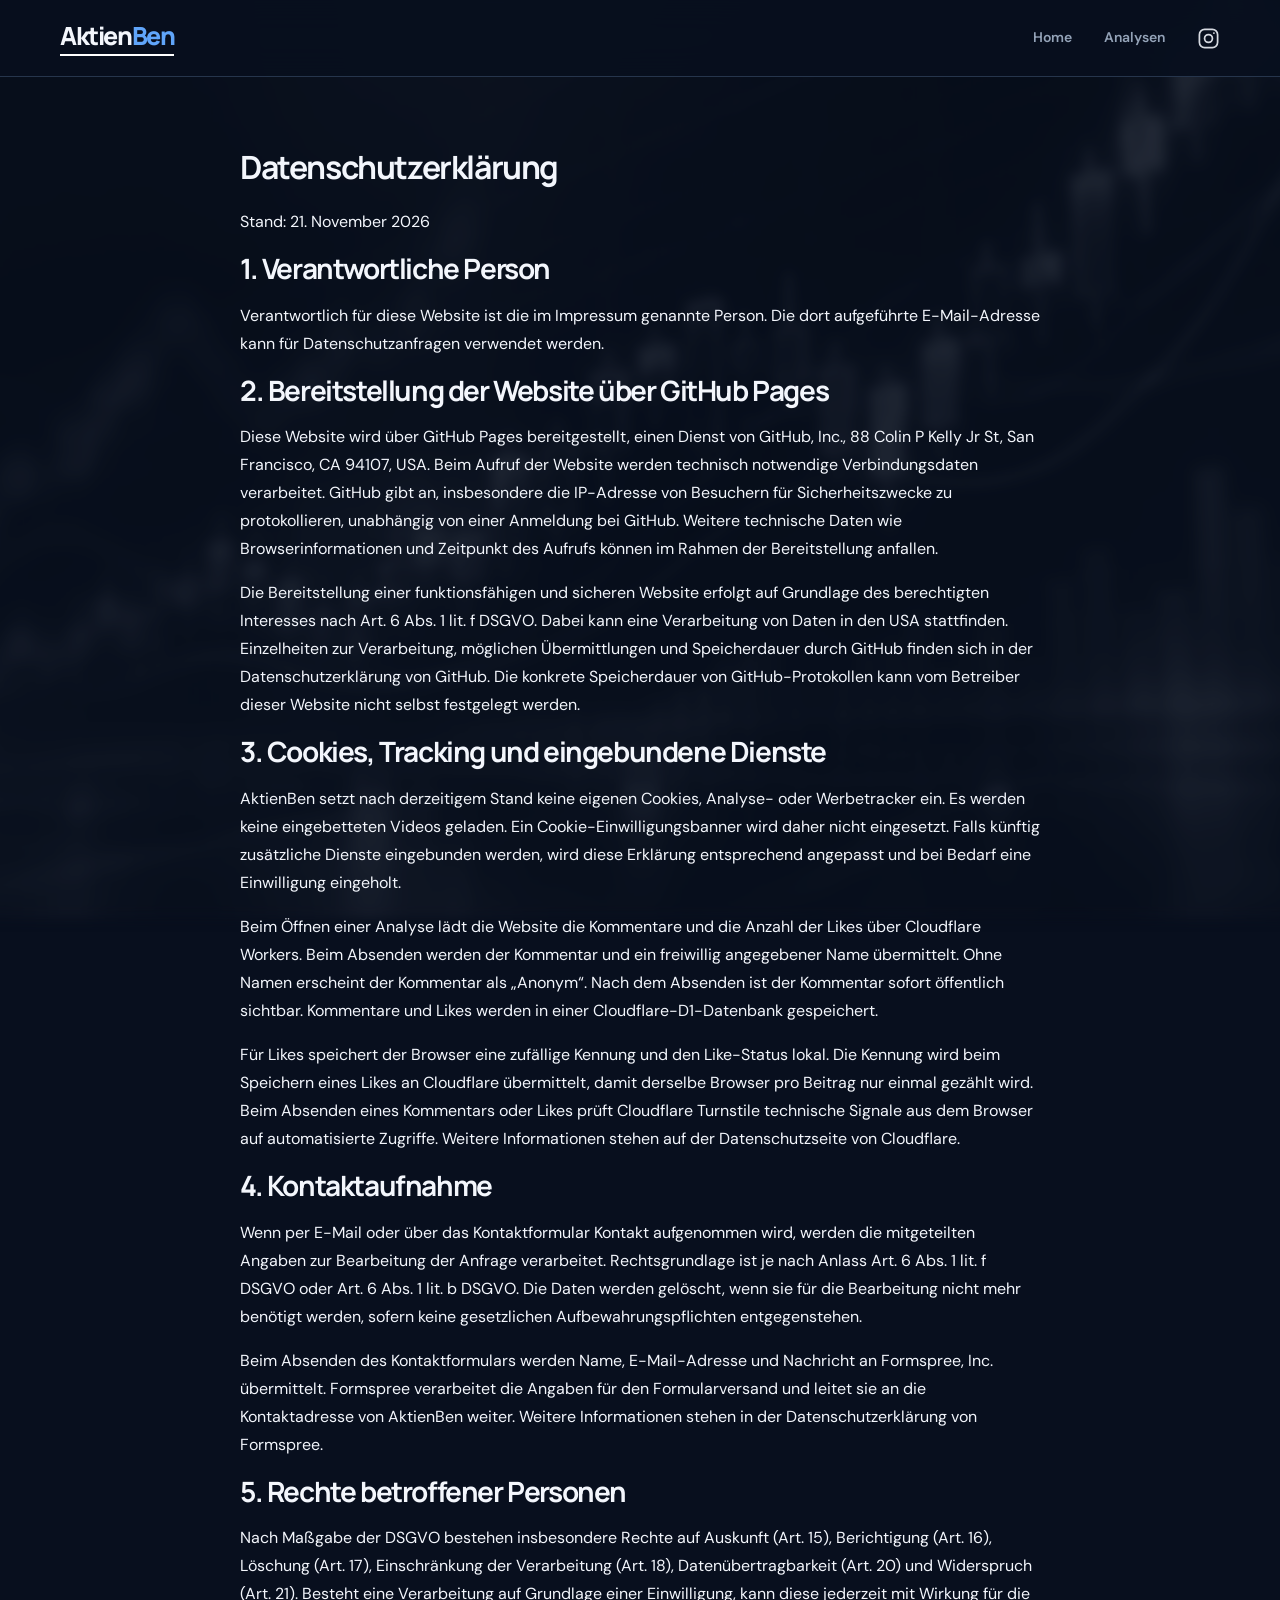
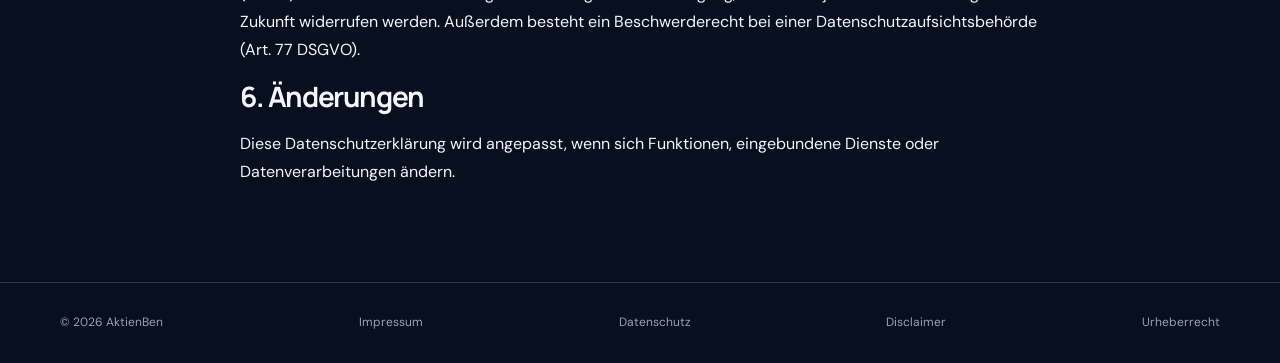
<file: datenschutz.html>
<!DOCTYPE html>
<html lang="de">
<head>
  <meta charset="UTF-8">
  <meta name="viewport" content="width=device-width, initial-scale=1">
  <meta name="description" content="Datenschutzerklärung von AktienBen">
  <title>Datenschutzerklärung | AktienBen</title>
  <link rel="stylesheet" href="style.css">
</head>
<body>
  <header class="header"><div class="container nav"><a class="logo" href="index.html">Aktien<span>Ben</span></a><nav aria-label="Hauptnavigation"><a href="index.html">Home</a><a href="analysen.html">Analysen</a><a class="social-link instagram-link" href="https://www.instagram.com/aktienben_/" target="_blank" rel="noopener noreferrer" aria-label="AktienBen auf Instagram" title="Instagram"><svg viewBox="0 0 24 24" width="23" height="23" fill="none" stroke="currentColor" stroke-width="1.8" stroke-linecap="round" stroke-linejoin="round" aria-hidden="true" focusable="false"><rect x="2.5" y="2.5" width="19" height="19" rx="5.5"></rect><circle cx="12" cy="12" r="4.1"></circle><circle cx="17.65" cy="6.35" r="1" fill="currentColor" stroke="none"></circle></svg></a></nav></div></header>
  <main class="container" style="max-width:800px;padding:50px 0 80px;line-height:1.75">
    <h1>Datenschutzerklärung</h1>
    <p>Stand: 21. November 2026</p>
    <h2>1. Verantwortliche Person</h2>
    <p>Verantwortlich für diese Website ist die im <a href="impressum.html">Impressum</a> genannte Person. Die dort aufgeführte E-Mail-Adresse kann für Datenschutzanfragen verwendet werden.</p>
    <h2>2. Bereitstellung der Website über GitHub Pages</h2>
    <p>Diese Website wird über GitHub Pages bereitgestellt, einen Dienst von GitHub, Inc., 88 Colin P Kelly Jr St, San Francisco, CA 94107, USA. Beim Aufruf der Website werden technisch notwendige Verbindungsdaten verarbeitet. GitHub gibt an, insbesondere die IP-Adresse von Besuchern für Sicherheitszwecke zu protokollieren, unabhängig von einer Anmeldung bei GitHub. Weitere technische Daten wie Browserinformationen und Zeitpunkt des Aufrufs können im Rahmen der Bereitstellung anfallen.</p>
    <p>Die Bereitstellung einer funktionsfähigen und sicheren Website erfolgt auf Grundlage des berechtigten Interesses nach Art. 6 Abs. 1 lit. f DSGVO. Dabei kann eine Verarbeitung von Daten in den USA stattfinden. Einzelheiten zur Verarbeitung, möglichen Übermittlungen und Speicherdauer durch GitHub finden sich in der <a href="https://docs.github.com/en/site-policy/privacy-policies/github-general-privacy-statement" rel="noopener noreferrer" target="_blank">Datenschutzerklärung von GitHub</a>. Die konkrete Speicherdauer von GitHub-Protokollen kann vom Betreiber dieser Website nicht selbst festgelegt werden.</p>
    <h2>3. Cookies, Tracking und eingebundene Dienste</h2>
    <p>AktienBen setzt nach derzeitigem Stand keine eigenen Cookies, Analyse- oder Werbetracker ein. Es werden keine eingebetteten Videos geladen. Ein Cookie-Einwilligungsbanner wird daher nicht eingesetzt. Falls künftig zusätzliche Dienste eingebunden werden, wird diese Erklärung entsprechend angepasst und bei Bedarf eine Einwilligung eingeholt.</p>
    <p>Beim Öffnen einer Analyse lädt die Website die Kommentare und die Anzahl der Likes über Cloudflare Workers. Beim Absenden werden der Kommentar und ein freiwillig angegebener Name übermittelt. Ohne Namen erscheint der Kommentar als „Anonym“. Nach dem Absenden ist der Kommentar sofort öffentlich sichtbar. Kommentare und Likes werden in einer Cloudflare-D1-Datenbank gespeichert.</p>
    <p>Für Likes speichert der Browser eine zufällige Kennung und den Like-Status lokal. Die Kennung wird beim Speichern eines Likes an Cloudflare übermittelt, damit derselbe Browser pro Beitrag nur einmal gezählt wird. Beim Absenden eines Kommentars oder Likes prüft Cloudflare Turnstile technische Signale aus dem Browser auf automatisierte Zugriffe. Weitere Informationen stehen auf der <a href="https://www.cloudflare.com/privacypolicy/" rel="noopener noreferrer" target="_blank">Datenschutzseite von Cloudflare</a>.</p>

    <h2 id="kontaktaufnahme">4. Kontaktaufnahme</h2>
    <p>Wenn per E-Mail oder über das Kontaktformular Kontakt aufgenommen wird, werden die mitgeteilten Angaben zur Bearbeitung der Anfrage verarbeitet. Rechtsgrundlage ist je nach Anlass Art. 6 Abs. 1 lit. f DSGVO oder Art. 6 Abs. 1 lit. b DSGVO. Die Daten werden gelöscht, wenn sie für die Bearbeitung nicht mehr benötigt werden, sofern keine gesetzlichen Aufbewahrungspflichten entgegenstehen.</p>
    <p>Beim Absenden des Kontaktformulars werden Name, E-Mail-Adresse und Nachricht an Formspree, Inc. übermittelt. Formspree verarbeitet die Angaben für den Formularversand und leitet sie an die Kontaktadresse von AktienBen weiter. Weitere Informationen stehen in der <a href="https://formspree.io/legal/privacy-policy/" rel="noopener noreferrer" target="_blank">Datenschutzerklärung von Formspree</a>.</p>
    <h2>5. Rechte betroffener Personen</h2>
    <p>Nach Maßgabe der DSGVO bestehen insbesondere Rechte auf Auskunft (Art. 15), Berichtigung (Art. 16), Löschung (Art. 17), Einschränkung der Verarbeitung (Art. 18), Datenübertragbarkeit (Art. 20) und Widerspruch (Art. 21). Besteht eine Verarbeitung auf Grundlage einer Einwilligung, kann diese jederzeit mit Wirkung für die Zukunft widerrufen werden. Außerdem besteht ein Beschwerderecht bei einer Datenschutzaufsichtsbehörde (Art. 77 DSGVO).</p>
    <h2>6. Änderungen</h2>
    <p>Diese Datenschutzerklärung wird angepasst, wenn sich Funktionen, eingebundene Dienste oder Datenverarbeitungen ändern.</p>
  </main>
  <footer class="footer"><div class="container footer-inner" style="flex-wrap:wrap"><span>© 2026 AktienBen</span><a href="impressum.html">Impressum</a><a href="datenschutz.html">Datenschutz</a><a href="disclaimer.html">Disclaimer</a><a href="urheberrecht.html">Urheberrecht</a></div></footer>
</body>
</html>
</file>
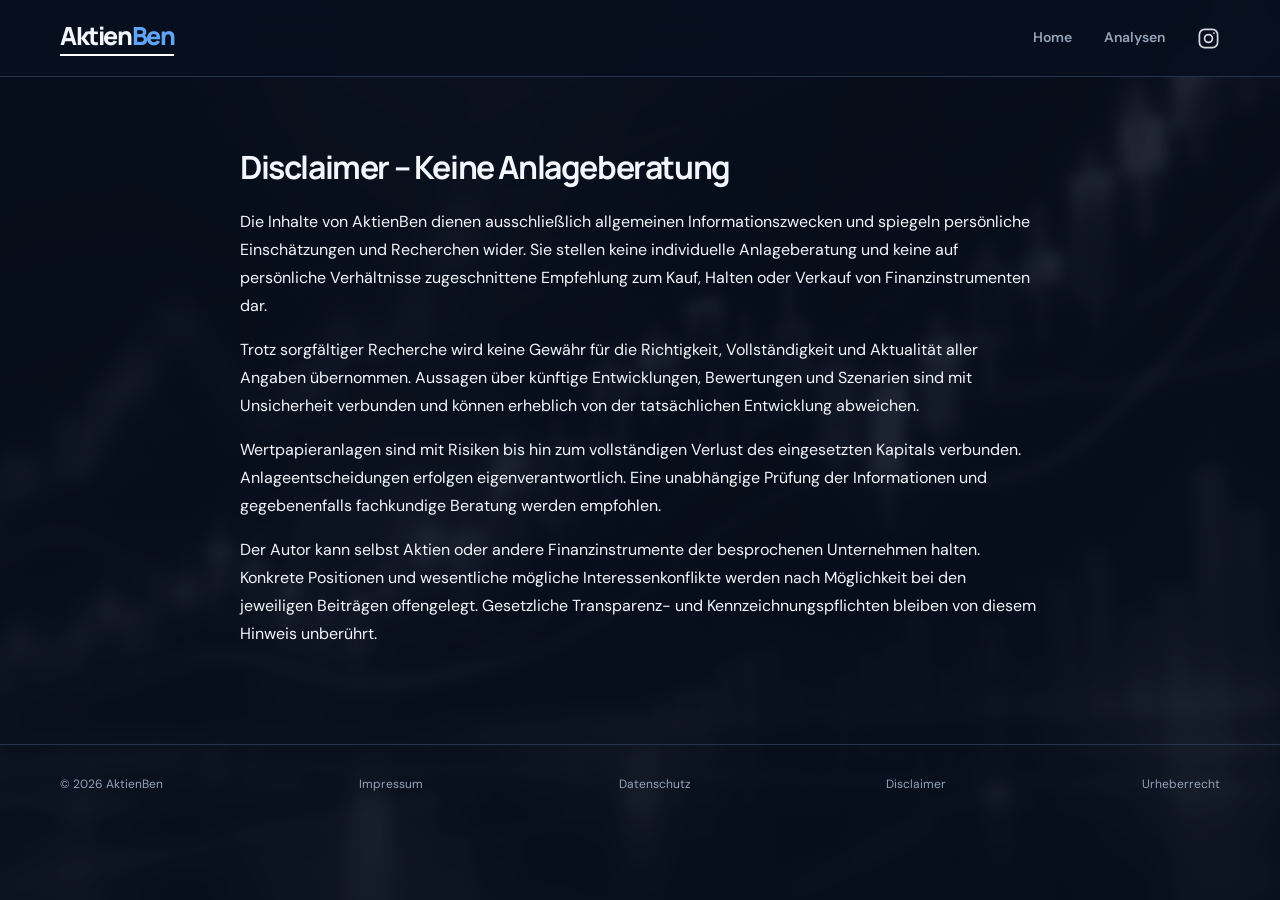
<file: disclaimer.html>
<!DOCTYPE html>
<html lang="de">
<head>
  <meta charset="UTF-8">
  <meta name="viewport" content="width=device-width, initial-scale=1">
  <meta name="description" content="Disclaimer von AktienBen">
  <title>Disclaimer | AktienBen</title>
  <link rel="stylesheet" href="style.css">
</head>
<body>
  <header class="header"><div class="container nav"><a class="logo" href="index.html">Aktien<span>Ben</span></a><nav aria-label="Hauptnavigation"><a href="index.html">Home</a><a href="analysen.html">Analysen</a><a class="social-link instagram-link" href="https://www.instagram.com/aktienben_/" target="_blank" rel="noopener noreferrer" aria-label="AktienBen auf Instagram" title="Instagram"><svg viewBox="0 0 24 24" width="23" height="23" fill="none" stroke="currentColor" stroke-width="1.8" stroke-linecap="round" stroke-linejoin="round" aria-hidden="true" focusable="false"><rect x="2.5" y="2.5" width="19" height="19" rx="5.5"></rect><circle cx="12" cy="12" r="4.1"></circle><circle cx="17.65" cy="6.35" r="1" fill="currentColor" stroke="none"></circle></svg></a></nav></div></header>
  <main class="container" style="max-width:800px;padding:50px 0 80px;line-height:1.75">
    <h1>Disclaimer – Keine Anlageberatung</h1>
    <p>Die Inhalte von AktienBen dienen ausschließlich allgemeinen Informationszwecken und spiegeln persönliche Einschätzungen und Recherchen wider. Sie stellen keine individuelle Anlageberatung und keine auf persönliche Verhältnisse zugeschnittene Empfehlung zum Kauf, Halten oder Verkauf von Finanzinstrumenten dar.</p>
    <p>Trotz sorgfältiger Recherche wird keine Gewähr für die Richtigkeit, Vollständigkeit und Aktualität aller Angaben übernommen. Aussagen über künftige Entwicklungen, Bewertungen und Szenarien sind mit Unsicherheit verbunden und können erheblich von der tatsächlichen Entwicklung abweichen.</p>
    <p>Wertpapieranlagen sind mit Risiken bis hin zum vollständigen Verlust des eingesetzten Kapitals verbunden. Anlageentscheidungen erfolgen eigenverantwortlich. Eine unabhängige Prüfung der Informationen und gegebenenfalls fachkundige Beratung werden empfohlen.</p>
    <p>Der Autor kann selbst Aktien oder andere Finanzinstrumente der besprochenen Unternehmen halten. Konkrete Positionen und wesentliche mögliche Interessenkonflikte werden nach Möglichkeit bei den jeweiligen Beiträgen offengelegt. Gesetzliche Transparenz- und Kennzeichnungspflichten bleiben von diesem Hinweis unberührt.</p>
  </main>
  <footer class="footer"><div class="container footer-inner" style="flex-wrap:wrap"><span>© 2026 AktienBen</span><a href="impressum.html">Impressum</a><a href="datenschutz.html">Datenschutz</a><a href="disclaimer.html">Disclaimer</a><a href="urheberrecht.html">Urheberrecht</a></div></footer>
</body>
</html>
</file>
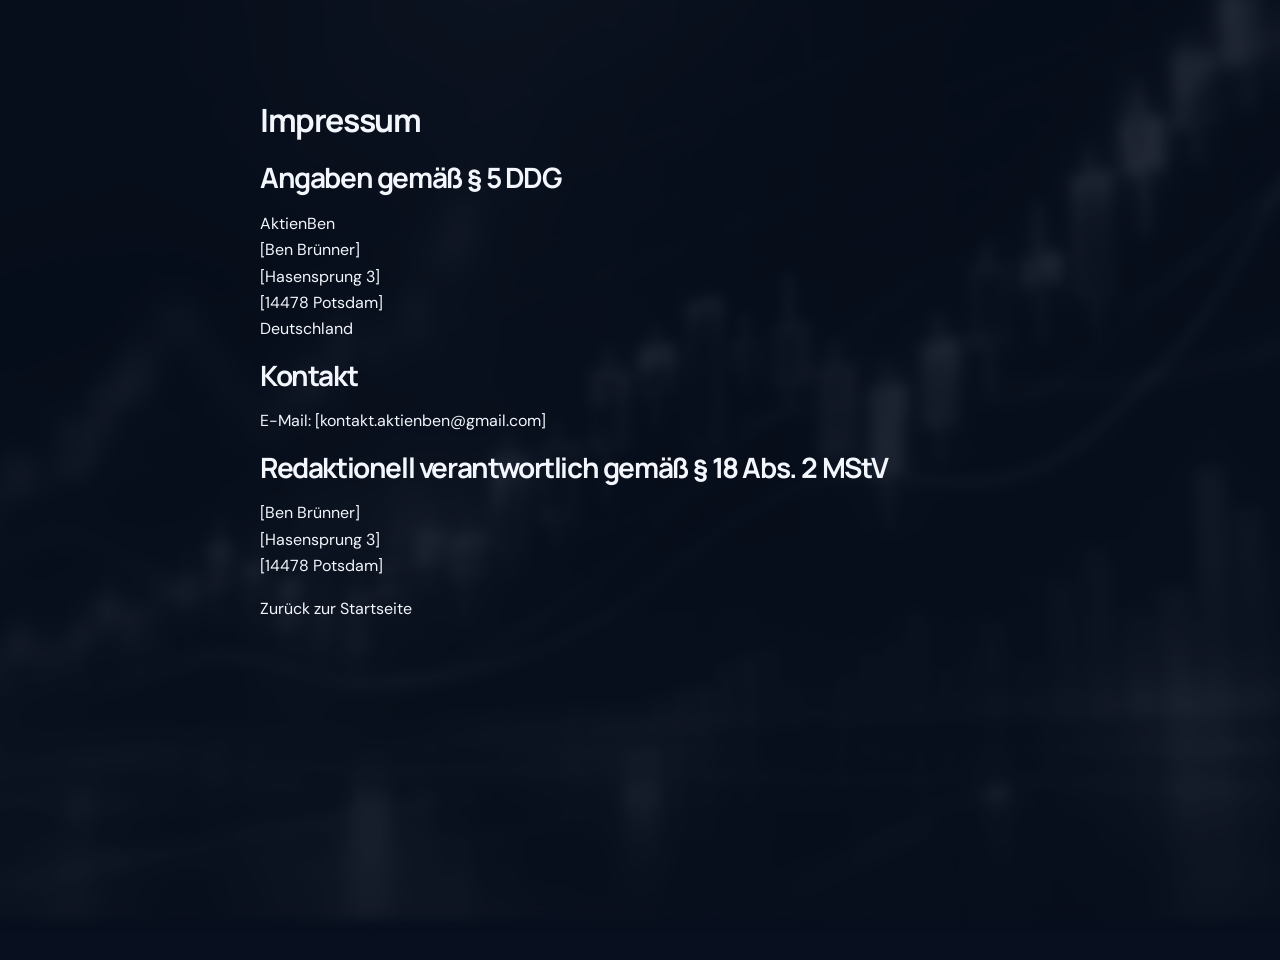
<file: impressum.html>
<!DOCTYPE html>
<html lang="de">
<head>
  <meta charset="UTF-8">
  <meta name="viewport" content="width=device-width, initial-scale=1">
  <title>Impressum | AktienBen</title>
  <link rel="stylesheet" href="style.css">
</head>
<body>
  <main style="max-width:800px;margin:60px auto;padding:20px;">
    <h1>Impressum</h1>

    <h2>Angaben gemäß § 5 DDG</h2>
    <p>
      AktienBen<br>
      [Ben Brünner]<br>
      [Hasensprung 3]<br>
      [14478 Potsdam]<br>
      Deutschland
    </p>

    <h2>Kontakt</h2>
    <p>E-Mail: [kontakt.aktienben@gmail.com]</p>

    <h2>Redaktionell verantwortlich gemäß § 18 Abs. 2 MStV</h2>
    <p>
      [Ben Brünner]<br>
      [Hasensprung 3]<br>
      [14478 Potsdam]
    </p>

    <p><a href="index.html">Zurück zur Startseite</a></p>
  </main>
</body>
</html>
</file>
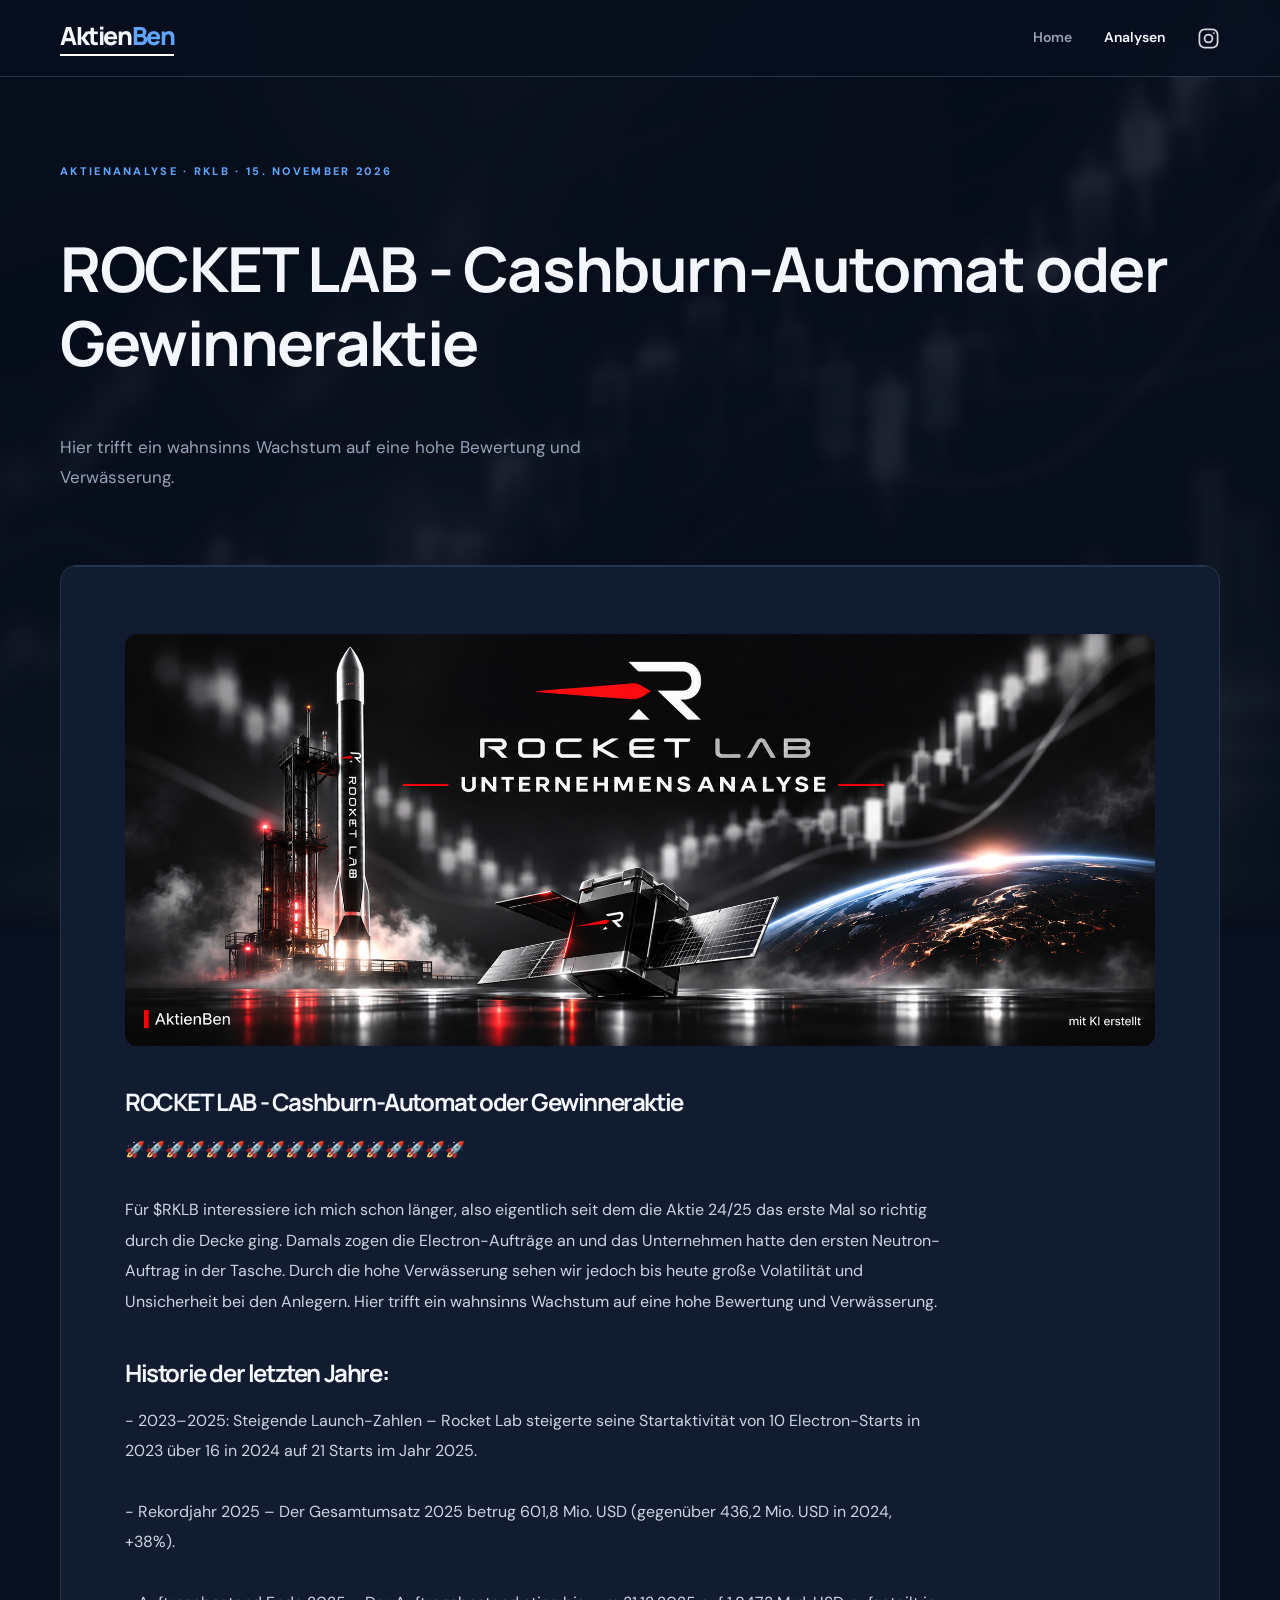
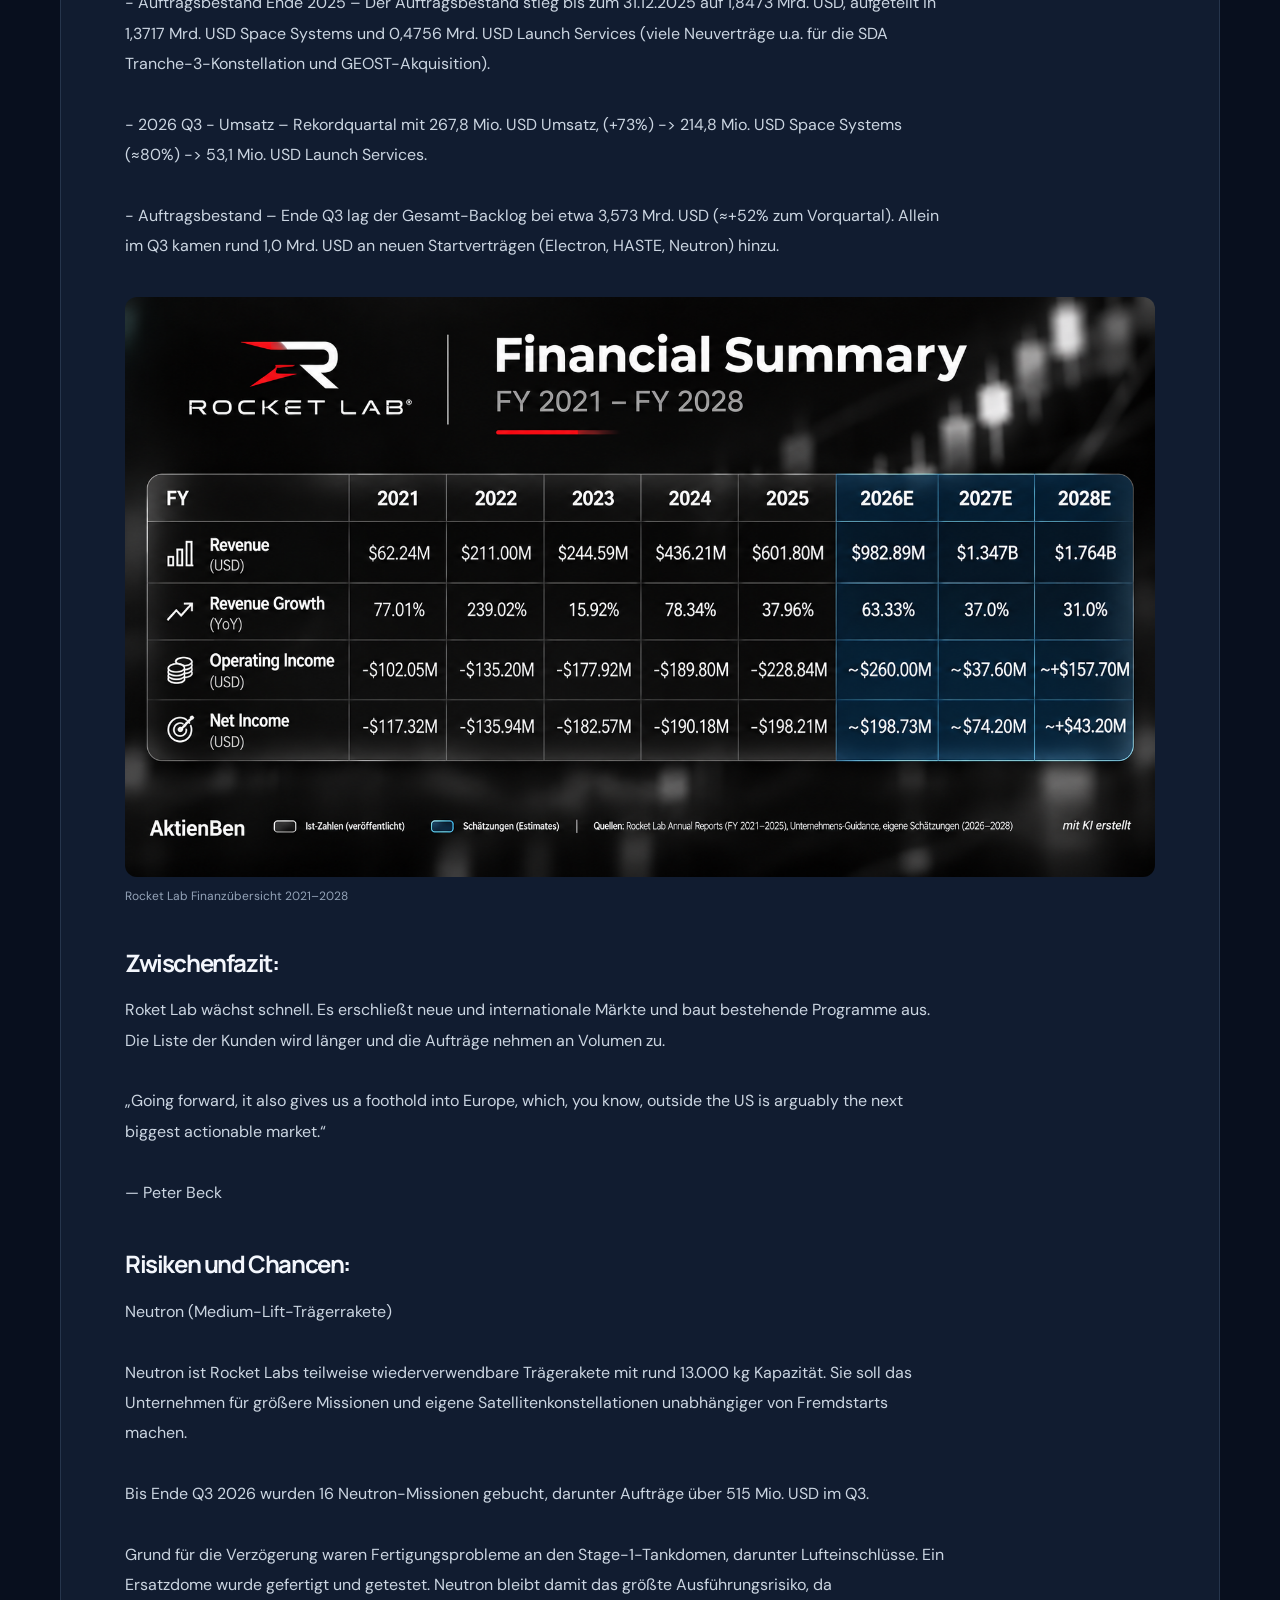
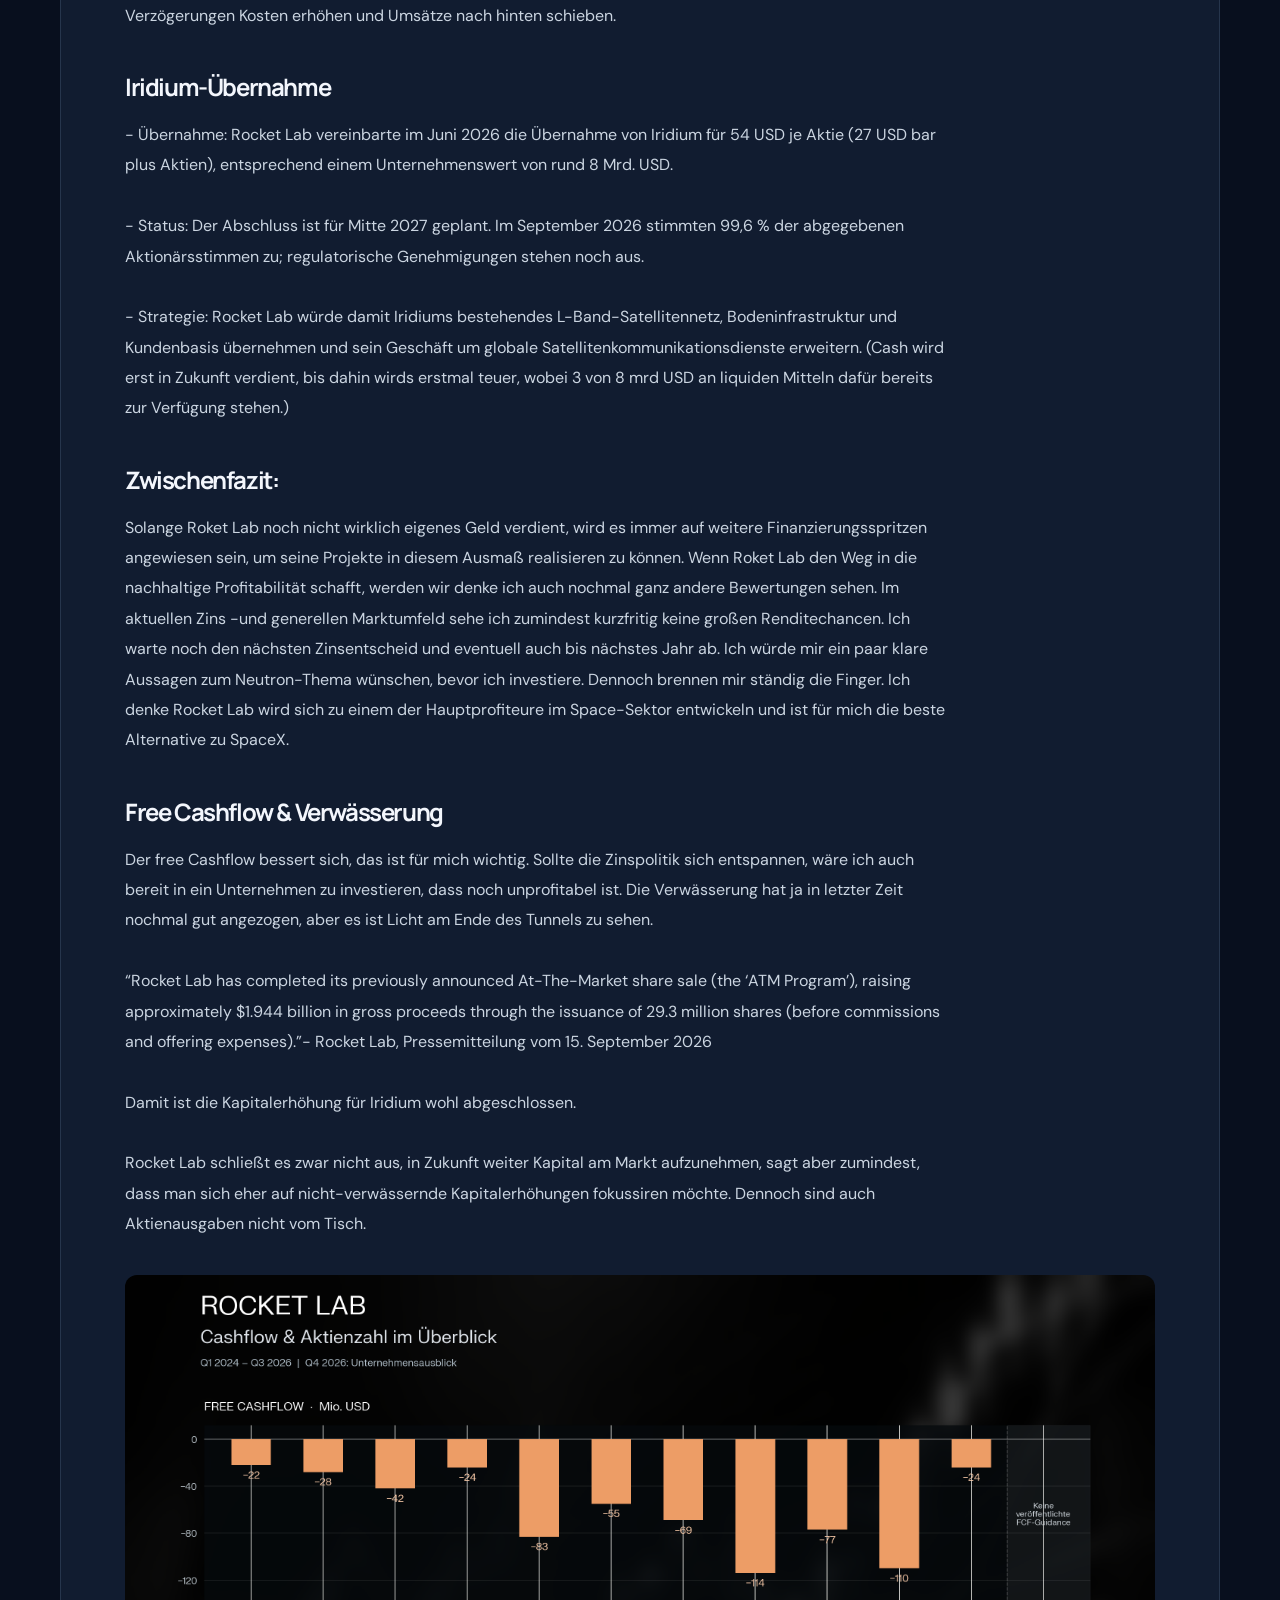
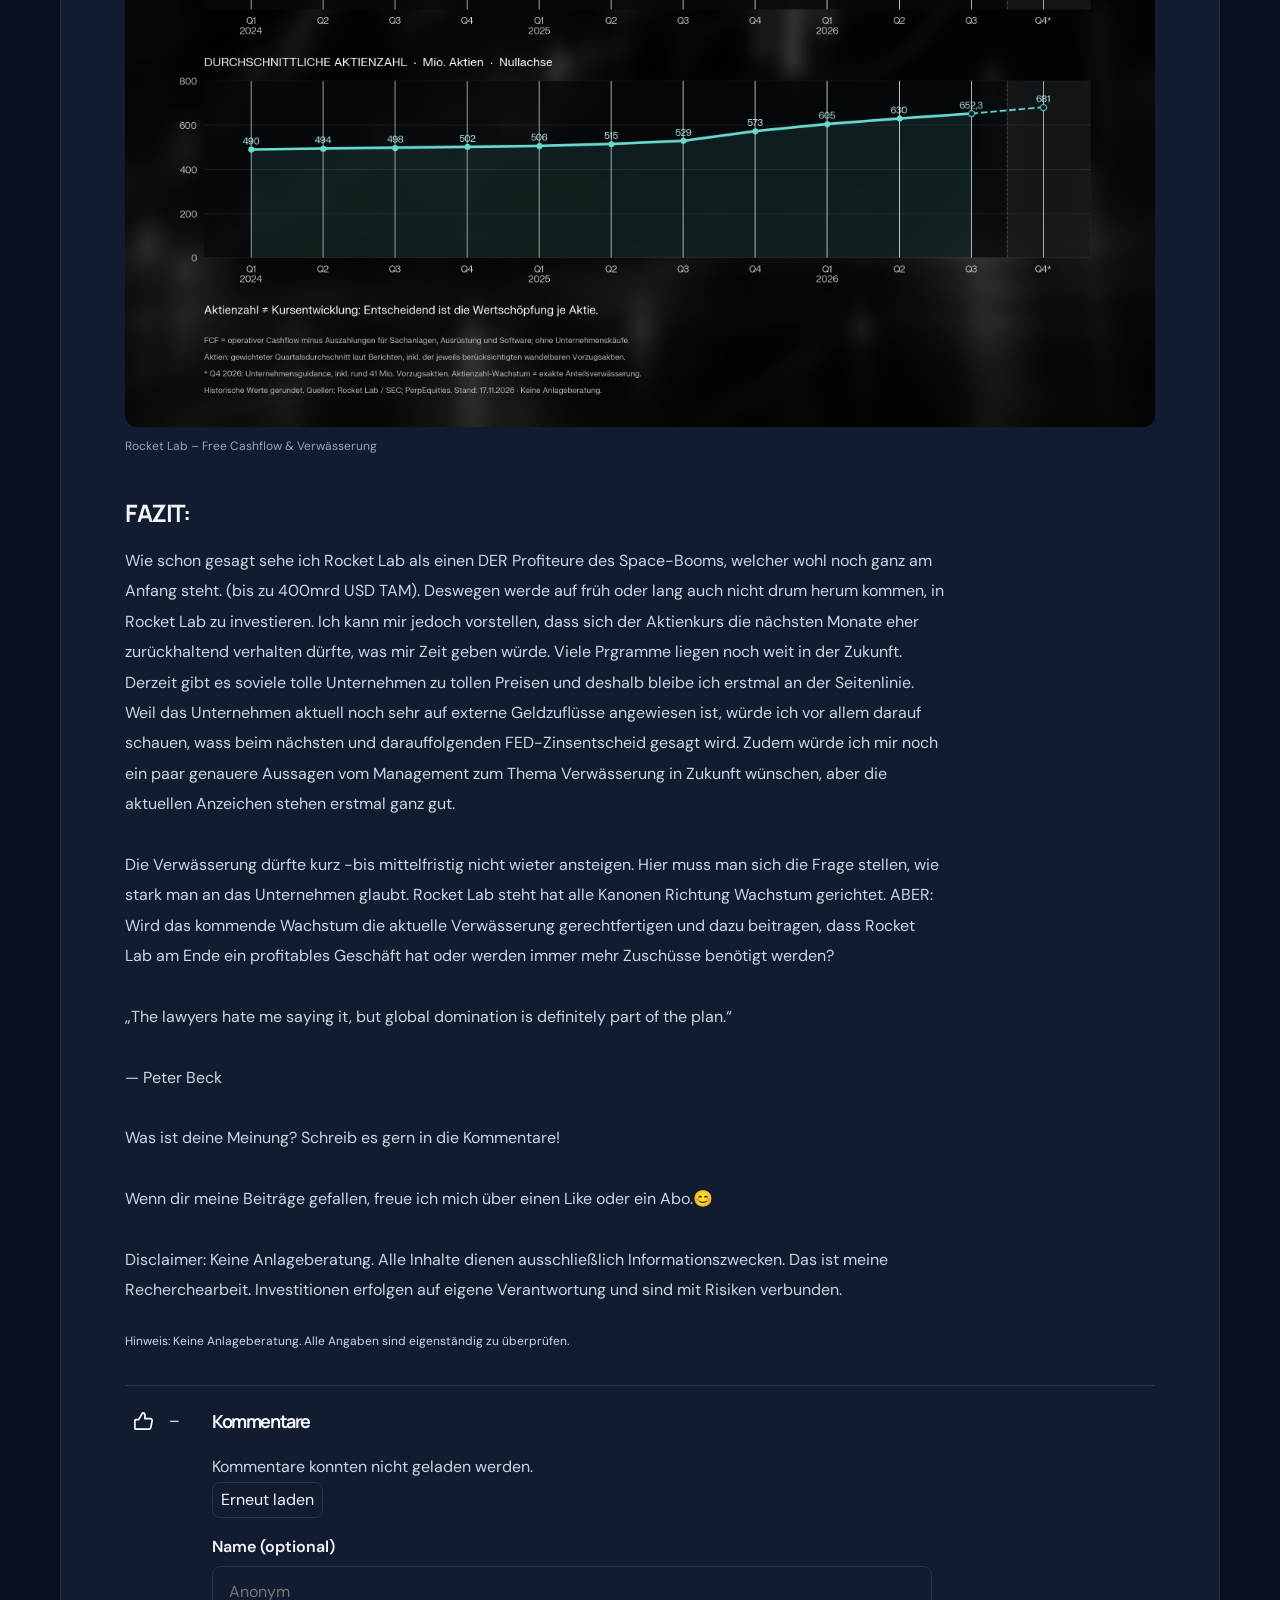
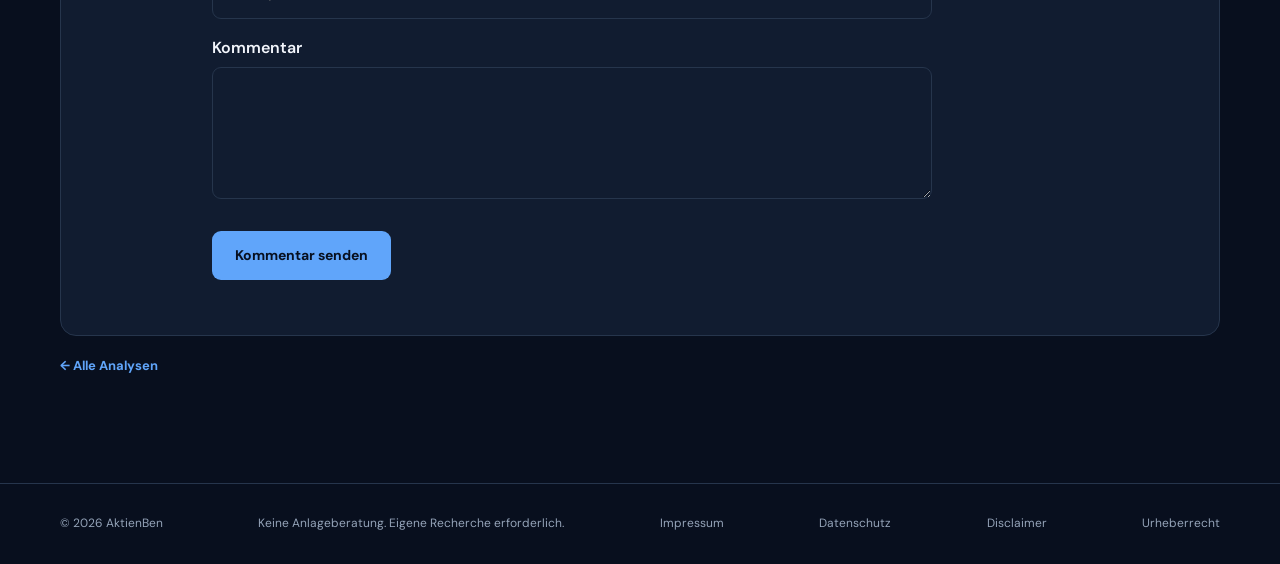
<file: rocket-lab.html>
<!DOCTYPE html>
<html lang="de">
<head>
  <meta charset="UTF-8">
  <meta name="viewport" content="width=device-width, initial-scale=1">
  <meta name="description" content="Hier trifft ein wahnsinns Wachstum auf eine hohe Bewertung und Verwässerung.">
  <title>ROCKET LAB - Cashburn-Automat oder Gewinneraktie | AktienBen</title>
  <link rel="canonical" href="https://aktienben.github.io/aktienben/rocket-lab.html">
  <meta property="og:type" content="article">
  <meta property="og:title" content="ROCKET LAB - Cashburn-Automat oder Gewinneraktie">
  <meta property="og:description" content="Hier trifft ein wahnsinns Wachstum auf eine hohe Bewertung und Verwässerung.">
  <meta property="og:url" content="https://aktienben.github.io/aktienben/rocket-lab.html">
  <link rel="stylesheet" href="style.css?v=e33d0769">
  <script src="articles.js" defer></script>
  <script src="app.js?v=862b6b70" defer></script>
</head>
<body data-page="article">
<header class="header">
    <div class="container nav">
      <a class="logo" href="index.html">Aktien<span>Ben</span></a>
      <nav aria-label="Hauptnavigation">
        <a href="index.html">Home</a>
        <a class="active" href="analysen.html">Analysen</a>
              <a class="social-link instagram-link" href="https://www.instagram.com/aktienben_/" target="_blank" rel="noopener noreferrer" aria-label="AktienBen auf Instagram" title="Instagram"><svg viewBox="0 0 24 24" width="23" height="23" fill="none" stroke="currentColor" stroke-width="1.8" stroke-linecap="round" stroke-linejoin="round" aria-hidden="true" focusable="false"><rect x="2.5" y="2.5" width="19" height="19" rx="5.5"></rect><circle cx="12" cy="12" r="4.1"></circle><circle cx="17.65" cy="6.35" r="1" fill="currentColor" stroke="none"></circle></svg></a>
      </nav>
    </div>
  </header>
<main class="container">
  <section class="page-intro">
    <div class="eyebrow">AKTIENANALYSE · RKLB · <time datetime="2026-11-15">15. November 2026</time></div>
    <h1>ROCKET LAB - Cashburn-Automat oder Gewinneraktie</h1>
    <p>Hier trifft ein wahnsinns Wachstum auf eine hohe Bewertung und Verwässerung.</p>
  </section>
  <section class="section">
    <article class="analysis-item">
      <div class="article-body">
        <figure class="article-figure"><img src="images/rocketlab.png" alt="Rocket Lab" loading="eager"></figure>
        <section><h3>ROCKET LAB - Cashburn-Automat oder Gewinneraktie</h3><p>🚀🚀🚀🚀🚀🚀🚀🚀🚀🚀🚀🚀🚀🚀🚀🚀🚀

Für $RKLB interessiere ich mich schon länger, also eigentlich seit dem die Aktie 24/25 das erste Mal so richtig durch die Decke ging. Damals zogen die Electron-Aufträge an und das Unternehmen hatte den ersten Neutron-Auftrag in der Tasche. Durch die hohe Verwässerung sehen wir jedoch bis heute große Volatilität und Unsicherheit bei den Anlegern. Hier trifft ein wahnsinns Wachstum auf eine hohe Bewertung und Verwässerung.</p></section>
        <section><h3>Historie der letzten Jahre:</h3><p>- 2023–2025: Steigende Launch-Zahlen – Rocket Lab steigerte seine Startaktivität von 10 Electron-Starts in 2023 über 16 in 2024 auf 21 Starts im Jahr 2025.

- Rekordjahr 2025 – Der Gesamtumsatz 2025 betrug 601,8 Mio. USD (gegenüber 436,2 Mio. USD in 2024, +38%).

- Auftragsbestand Ende 2025 – Der Auftragsbestand stieg bis zum 31.12.2025 auf 1,8473 Mrd. USD, aufgeteilt in 1,3717 Mrd. USD Space Systems und 0,4756 Mrd. USD Launch Services (viele Neuverträge u.a. für die SDA Tranche-3-Konstellation und GEOST-Akquisition).

- 2026 Q3 - Umsatz – Rekordquartal mit 267,8 Mio. USD Umsatz, (+73%) -&gt; 214,8 Mio. USD Space Systems (≈80%) -&gt; 53,1 Mio. USD Launch Services.

- Auftragsbestand – Ende Q3 lag der Gesamt-Backlog bei etwa 3,573 Mrd. USD (≈+52% zum Vorquartal). Allein im Q3 kamen rund 1,0 Mrd. USD an neuen Startverträgen (Electron, HASTE, Neutron) hinzu.</p></section>
        <figure class="article-figure"><img src="images/rklb-finanzuebersicht.png" alt="Rocket Lab Finanzübersicht 2021–2028" loading="lazy"><figcaption>Rocket Lab Finanzübersicht 2021–2028</figcaption></figure>
        <section><h3>Zwischenfazit:</h3><p>Roket Lab wächst schnell. Es erschließt neue und internationale Märkte und baut bestehende Programme aus. Die Liste der Kunden wird länger und die Aufträge nehmen an Volumen zu.

„Going forward, it also gives us a foothold into Europe, which, you know, outside the US is arguably the next biggest actionable market.“

— Peter Beck</p></section>
        <section><h3>Risiken und Chancen:</h3><p>Neutron (Medium-Lift-Trägerrakete)

Neutron ist Rocket Labs teilweise wiederverwendbare Trägerakete mit rund 13.000 kg Kapazität. Sie soll das Unternehmen für größere Missionen und eigene Satellitenkonstellationen unabhängiger von Fremdstarts machen.

Bis Ende Q3 2026 wurden 16 Neutron-Missionen gebucht, darunter Aufträge über 515 Mio. USD im Q3.

Grund für die Verzögerung waren Fertigungsprobleme an den Stage-1-Tankdomen, darunter Lufteinschlüsse. Ein Ersatzdome wurde gefertigt und getestet. Neutron bleibt damit das größte Ausführungsrisiko, da Verzögerungen Kosten erhöhen und Umsätze nach hinten schieben.</p></section>
        <section><h3>Iridium-Übernahme</h3><p>- Übernahme: Rocket Lab vereinbarte im Juni 2026 die Übernahme von Iridium für 54 USD je Aktie (27 USD bar plus Aktien), entsprechend einem Unternehmenswert von rund 8 Mrd. USD.

- Status: Der Abschluss ist für Mitte 2027 geplant. Im September 2026 stimmten 99,6 % der abgegebenen Aktionärsstimmen zu; regulatorische Genehmigungen stehen noch aus.

- Strategie: Rocket Lab würde damit Iridiums bestehendes L-Band-Satellitennetz, Bodeninfrastruktur und Kundenbasis übernehmen und sein Geschäft um globale Satellitenkommunikationsdienste erweitern. (Cash wird erst in Zukunft verdient, bis dahin wirds erstmal teuer, wobei 3 von 8 mrd USD an liquiden Mitteln dafür bereits zur Verfügung stehen.)</p></section>
        <section><h3>Zwischenfazit:</h3><p>Solange Roket Lab noch nicht wirklich eigenes Geld verdient, wird es immer auf weitere Finanzierungsspritzen angewiesen sein, um seine Projekte in diesem Ausmaß realisieren zu können. Wenn Roket Lab den Weg in die nachhaltige Profitabilität schafft, werden wir denke ich auch nochmal ganz andere Bewertungen sehen. Im aktuellen Zins -und generellen Marktumfeld sehe ich zumindest kurzfritig keine großen Renditechancen. Ich warte noch den nächsten Zinsentscheid und eventuell auch bis nächstes Jahr ab. Ich würde mir ein paar klare Aussagen zum Neutron-Thema wünschen, bevor ich investiere. Dennoch brennen mir ständig die Finger. Ich denke Rocket Lab wird sich zu einem der Hauptprofiteure im Space-Sektor entwickeln und ist für mich die beste Alternative zu SpaceX.</p></section>
        <section><h3>Free Cashflow &amp; Verwässerung</h3><p>Der free Cashflow bessert sich, das ist für mich wichtig. Sollte die Zinspolitik sich entspannen, wäre ich auch bereit in ein Unternehmen zu investieren, dass noch unprofitabel ist. Die Verwässerung hat ja in letzter Zeit nochmal gut angezogen, aber es ist Licht am Ende des Tunnels zu sehen.

“Rocket Lab has completed its previously announced At-The-Market share sale (the ‘ATM Program’), raising approximately $1.944 billion in gross proceeds through the issuance of 29.3 million shares (before commissions and offering expenses).”- Rocket Lab, Pressemitteilung vom 15. September 2026

Damit ist die Kapitalerhöhung für Iridium wohl abgeschlossen.

Rocket Lab schließt es zwar nicht aus, in Zukunft weiter Kapital am Markt aufzunehmen, sagt aber zumindest, dass man sich eher auf nicht-verwässernde Kapitalerhöhungen fokussiren möchte. Dennoch sind auch Aktienausgaben nicht vom Tisch.</p></section>
        <figure class="article-figure"><img src="images/rklb_fcf.png" alt="Rocket Lab – Free Cashflow &amp; Verwässerung" loading="lazy"><figcaption>Rocket Lab – Free Cashflow &amp; Verwässerung</figcaption></figure>
        <section><h3>FAZIT:</h3><p>Wie schon gesagt sehe ich Rocket Lab als einen DER Profiteure des Space-Booms, welcher wohl noch ganz am Anfang steht. (bis zu 400mrd USD TAM). Deswegen werde auf früh oder lang auch nicht drum herum kommen, in Rocket Lab zu investieren. Ich kann mir jedoch vorstellen, dass sich der Aktienkurs die nächsten Monate eher zurückhaltend verhalten dürfte, was mir Zeit geben würde. Viele Prgramme liegen noch weit in der Zukunft. Derzeit gibt es soviele tolle Unternehmen zu tollen Preisen und deshalb bleibe ich erstmal an der Seitenlinie. Weil das Unternehmen aktuell noch sehr auf externe Geldzuflüsse angewiesen ist, würde ich vor allem darauf schauen, wass beim nächsten und darauffolgenden FED-Zinsentscheid gesagt wird. Zudem würde ich mir noch ein paar genauere Aussagen vom Management zum Thema Verwässerung in Zukunft wünschen, aber die aktuellen Anzeichen stehen erstmal ganz gut.

Die Verwässerung dürfte kurz  -bis mittelfristig nicht wieter ansteigen. Hier muss man sich die Frage stellen, wie stark man an das Unternehmen glaubt. Rocket Lab steht hat alle Kanonen Richtung Wachstum gerichtet. ABER: Wird das kommende Wachstum die aktuelle Verwässerung gerechtfertigen und dazu beitragen, dass Rocket Lab am Ende ein profitables Geschäft hat oder werden immer mehr Zuschüsse benötigt werden?

„The lawyers hate me saying it, but global domination is definitely part of the plan.“

— Peter Beck

Was ist deine Meinung? Schreib es gern in die Kommentare!

Wenn dir meine Beiträge gefallen, freue ich mich über einen Like oder ein Abo.😊

Disclaimer: Keine Anlageberatung. Alle Inhalte dienen ausschließlich Informationszwecken. Das ist meine Recherchearbeit. Investitionen erfolgen auf eigene Verantwortung und sind mit Risiken verbunden.</p></section>
        <p class="chart-note">Hinweis: Keine Anlageberatung. Alle Angaben sind eigenständig zu überprüfen.</p>
      </div>
    </article>
    <p><a class="text-link" href="analysen.html">← Alle Analysen</a></p>
  </section>
</main>
<footer class="footer">
    <div class="container footer-inner">
      <span>© <span class="year"></span> AktienBen</span>
      <span>Keine Anlageberatung. Eigene Recherche erforderlich.</span>
      <a href="impressum.html">Impressum</a>
      <a href="datenschutz.html">Datenschutz</a>
      <a href="disclaimer.html">Disclaimer</a>
      <a href="urheberrecht.html">Urheberrecht</a>
    </div>
  </footer>
</body>
</html>
</file>
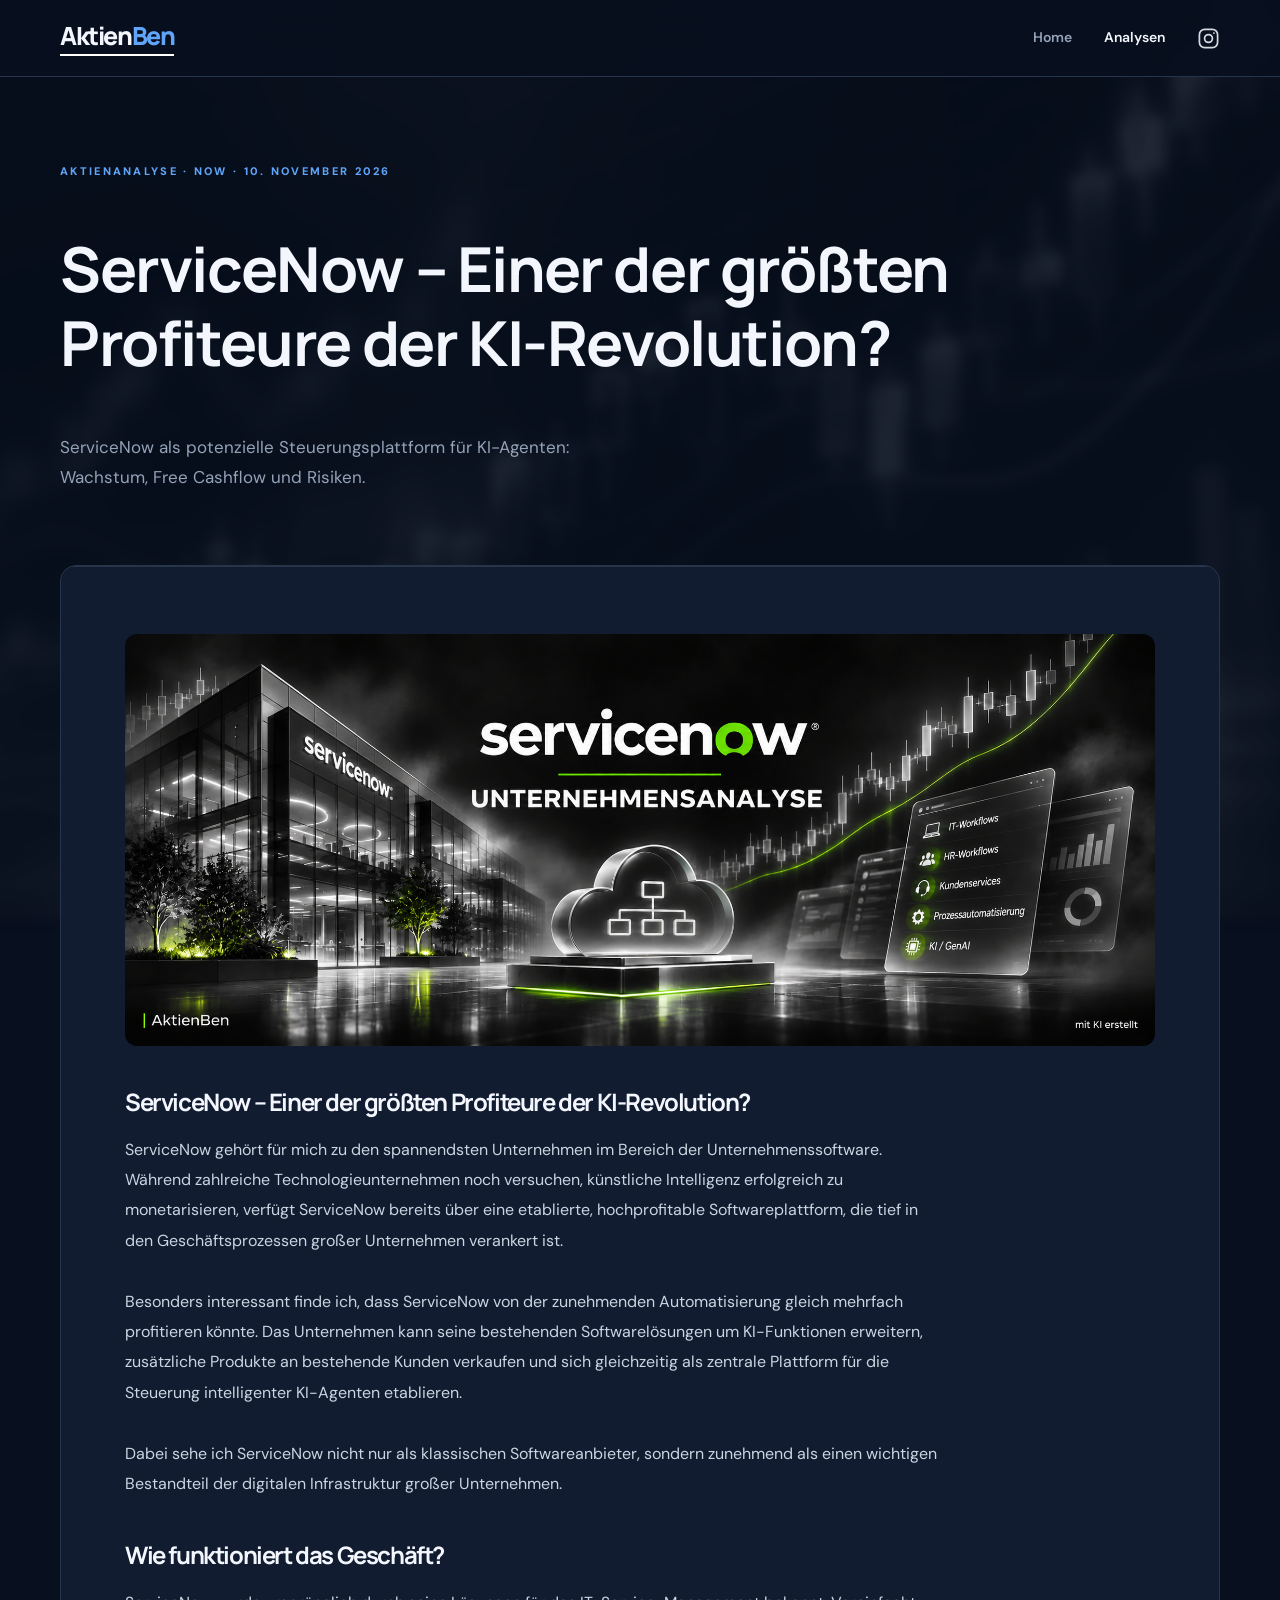
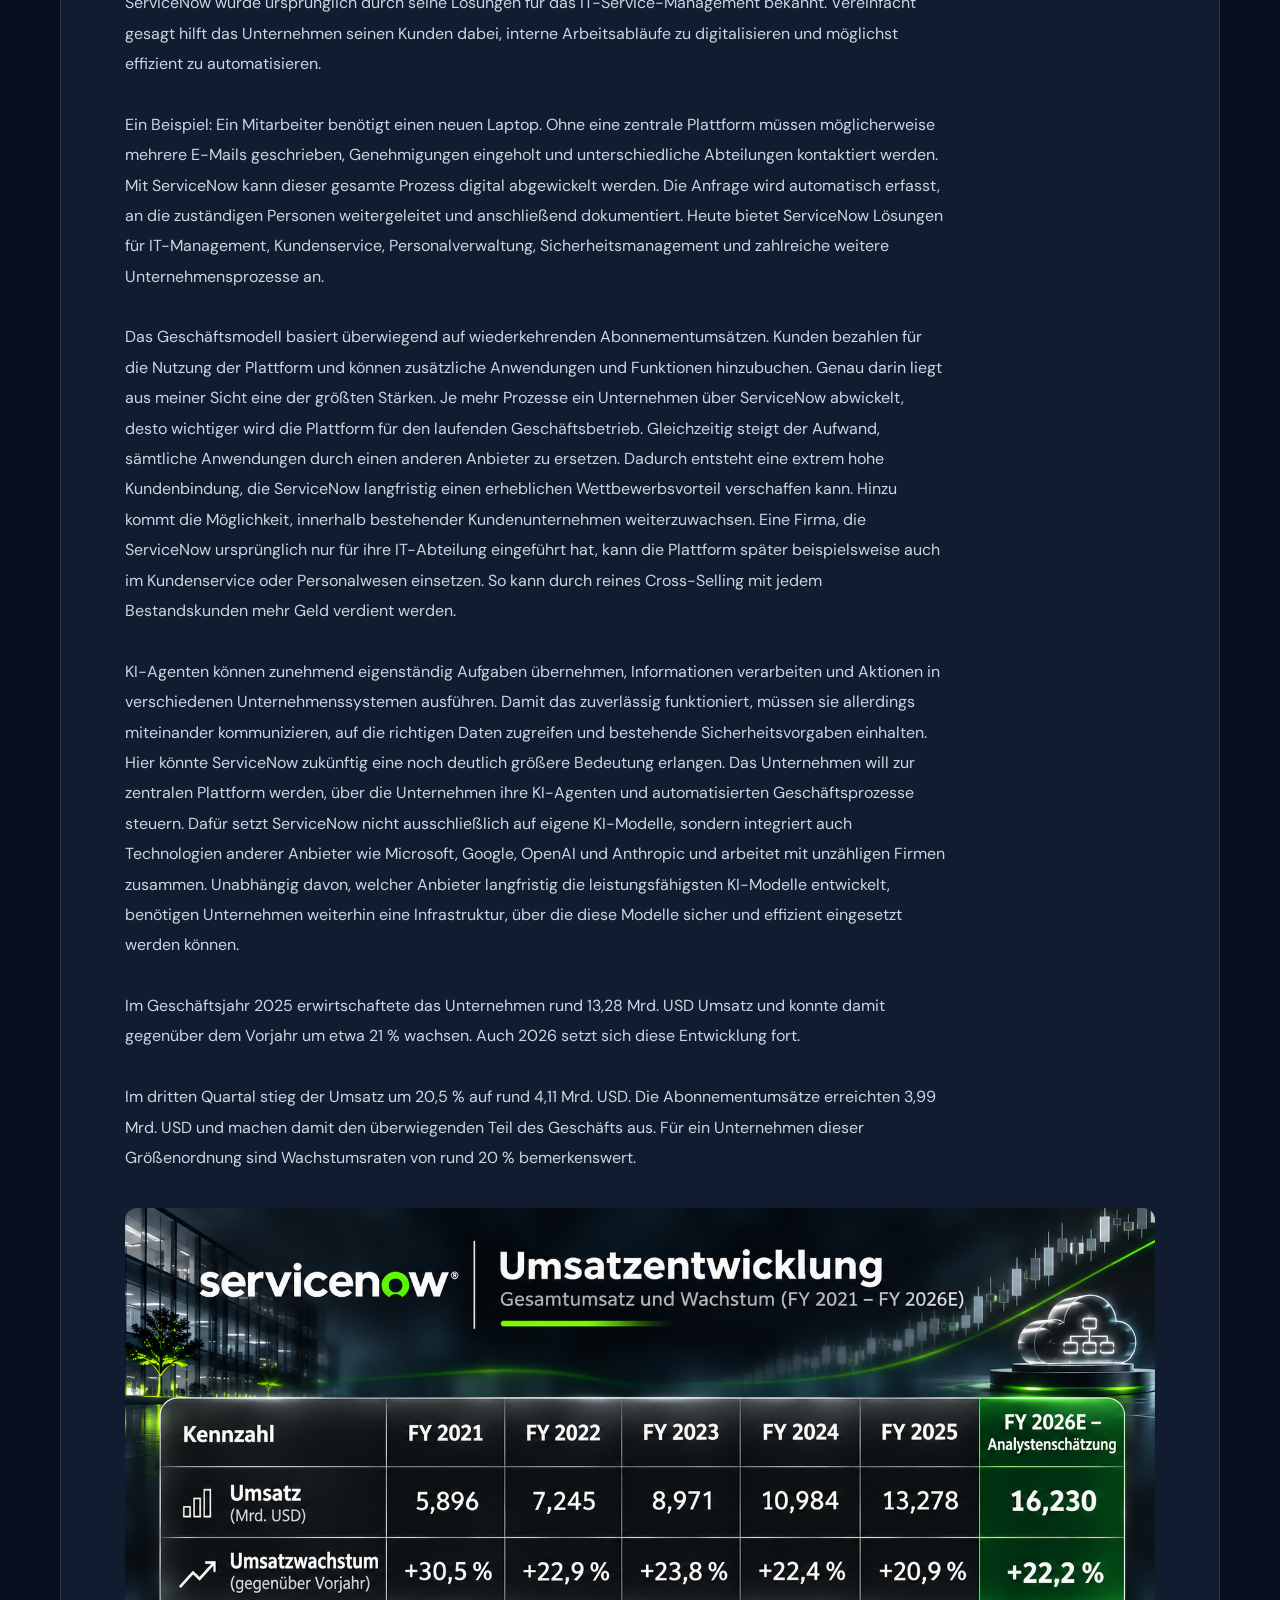
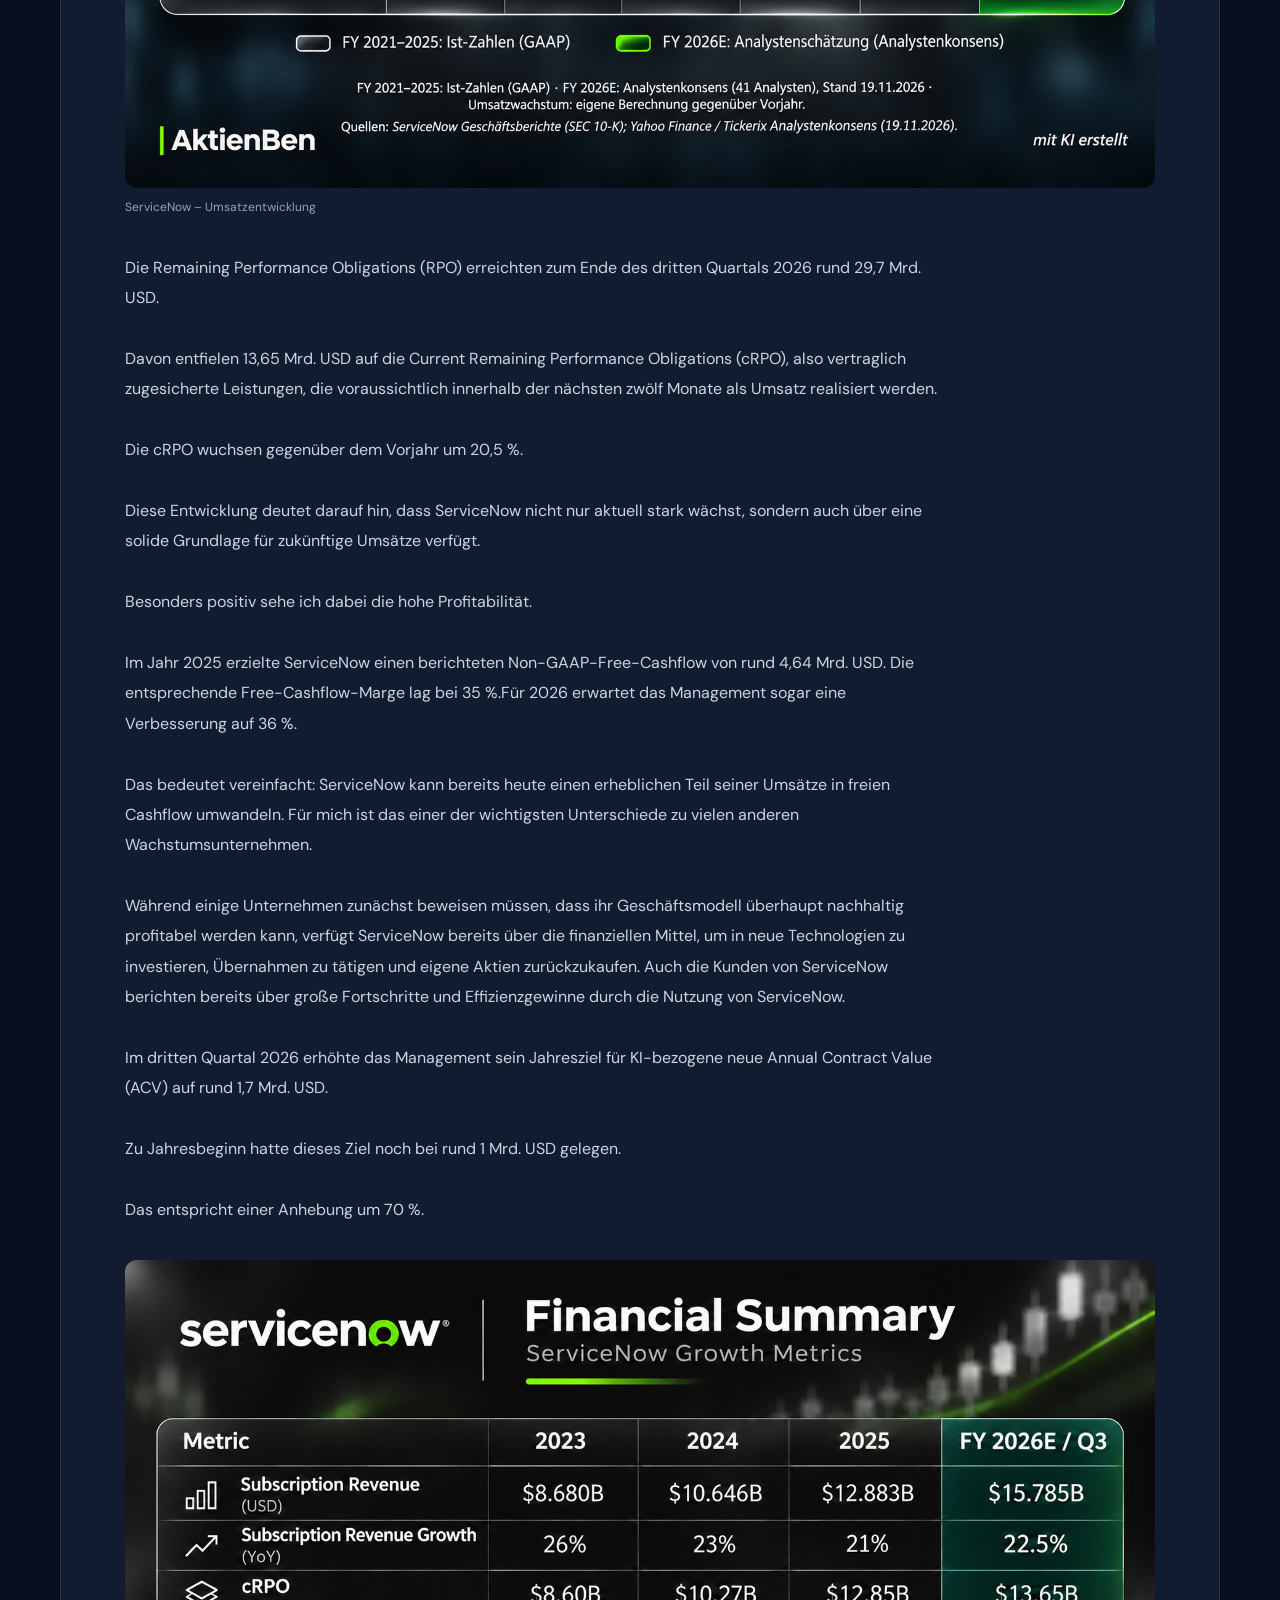
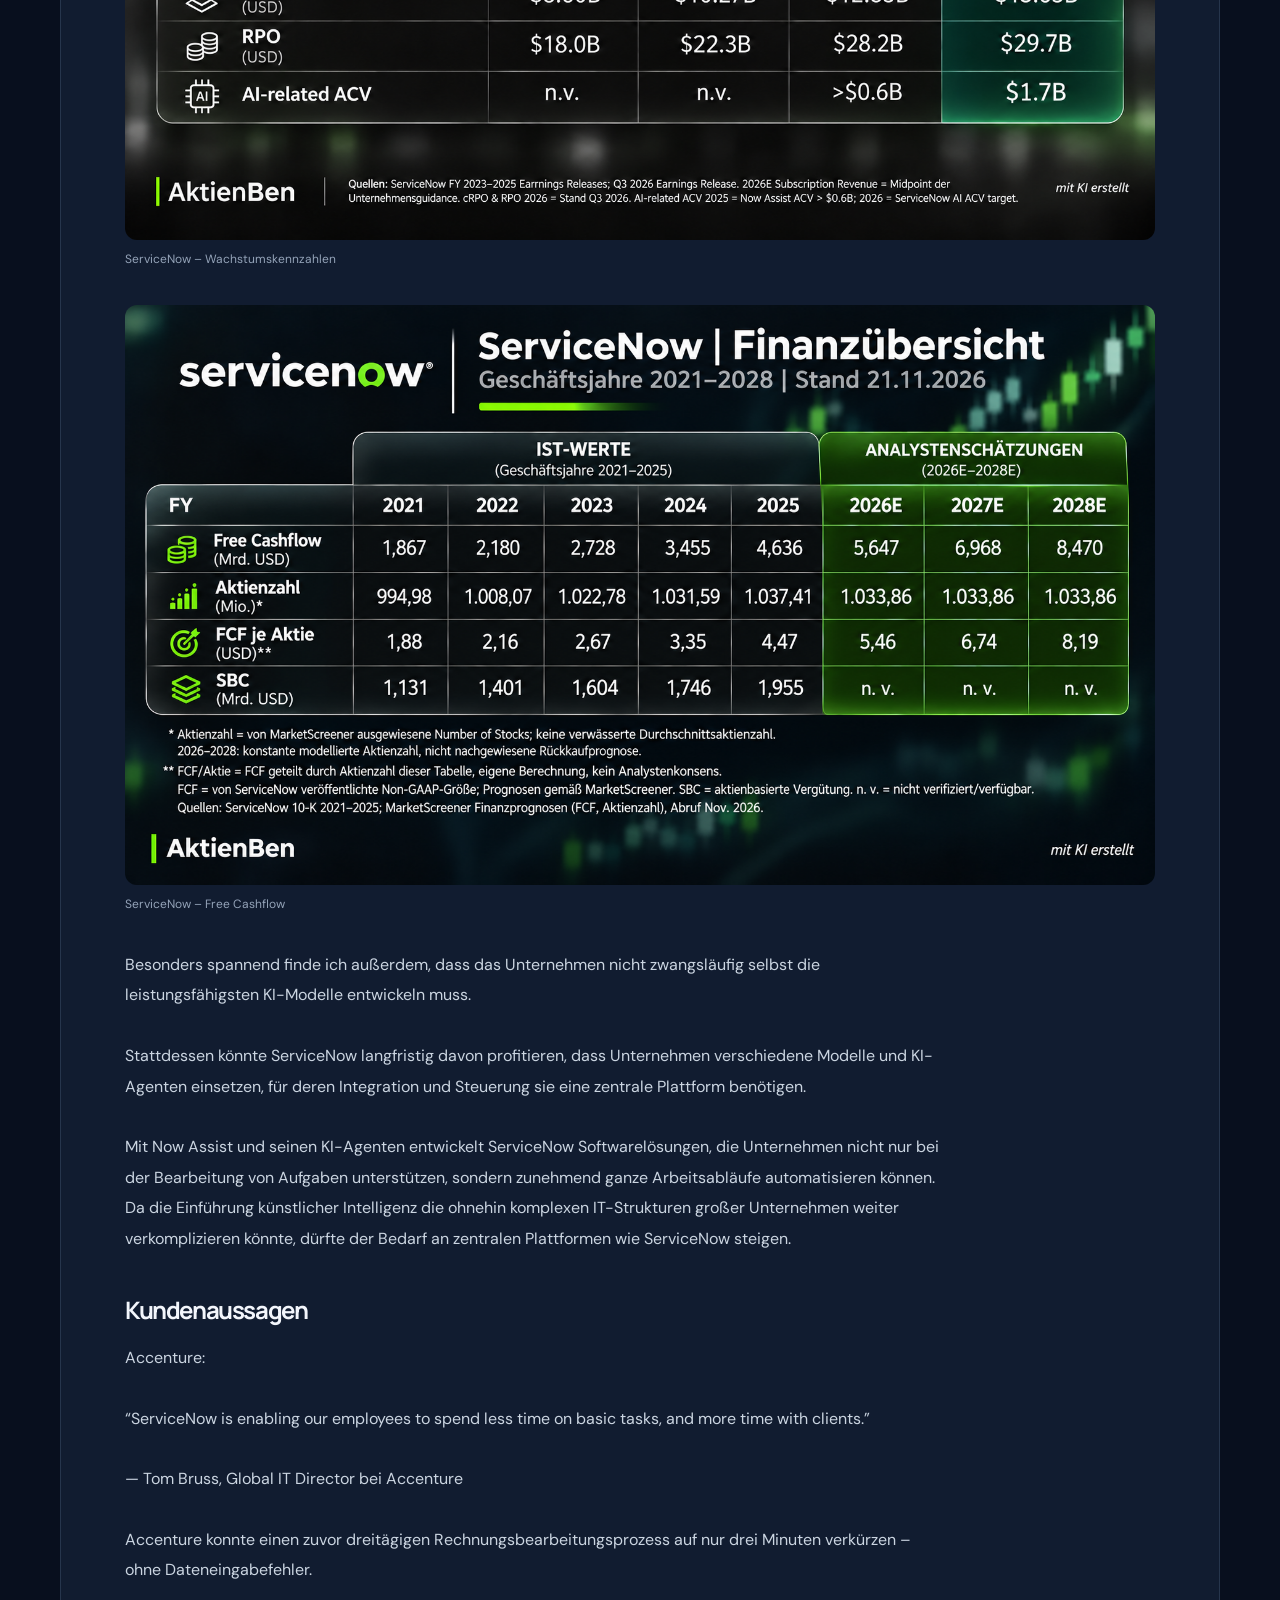
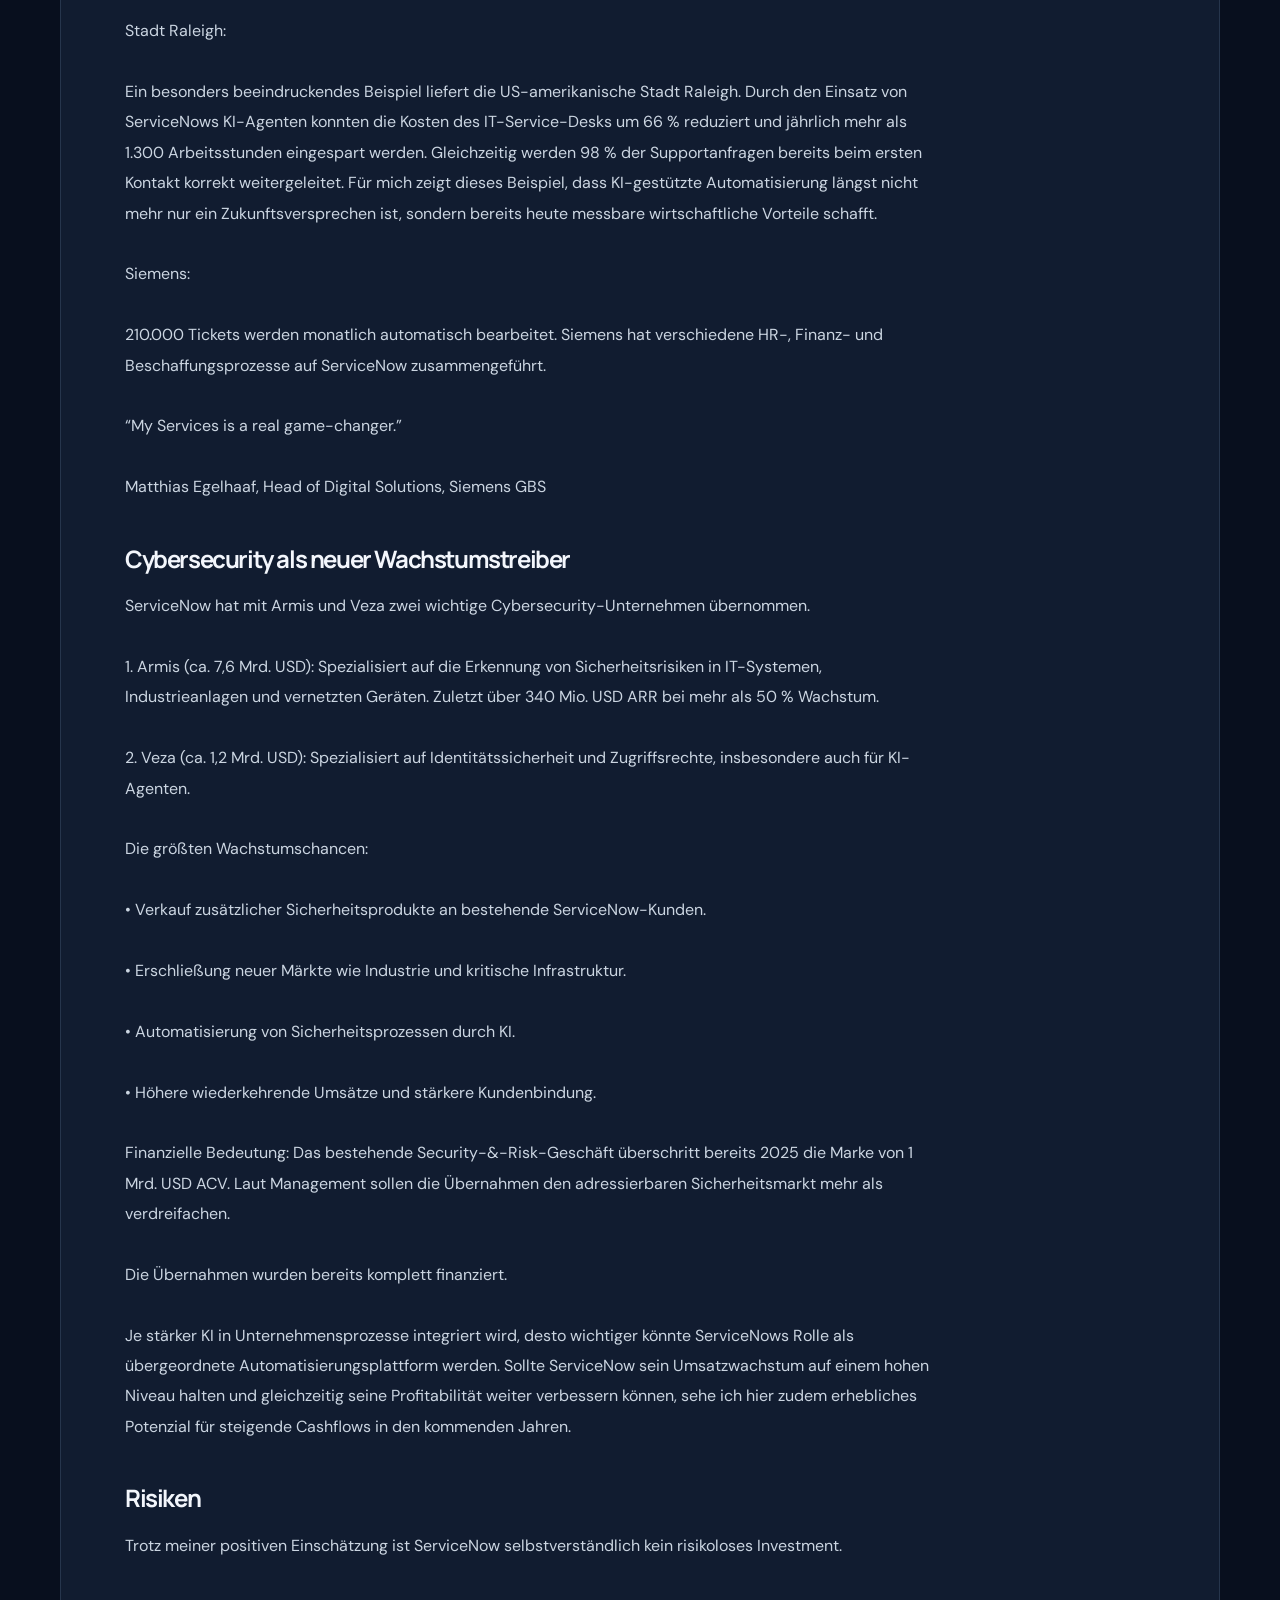
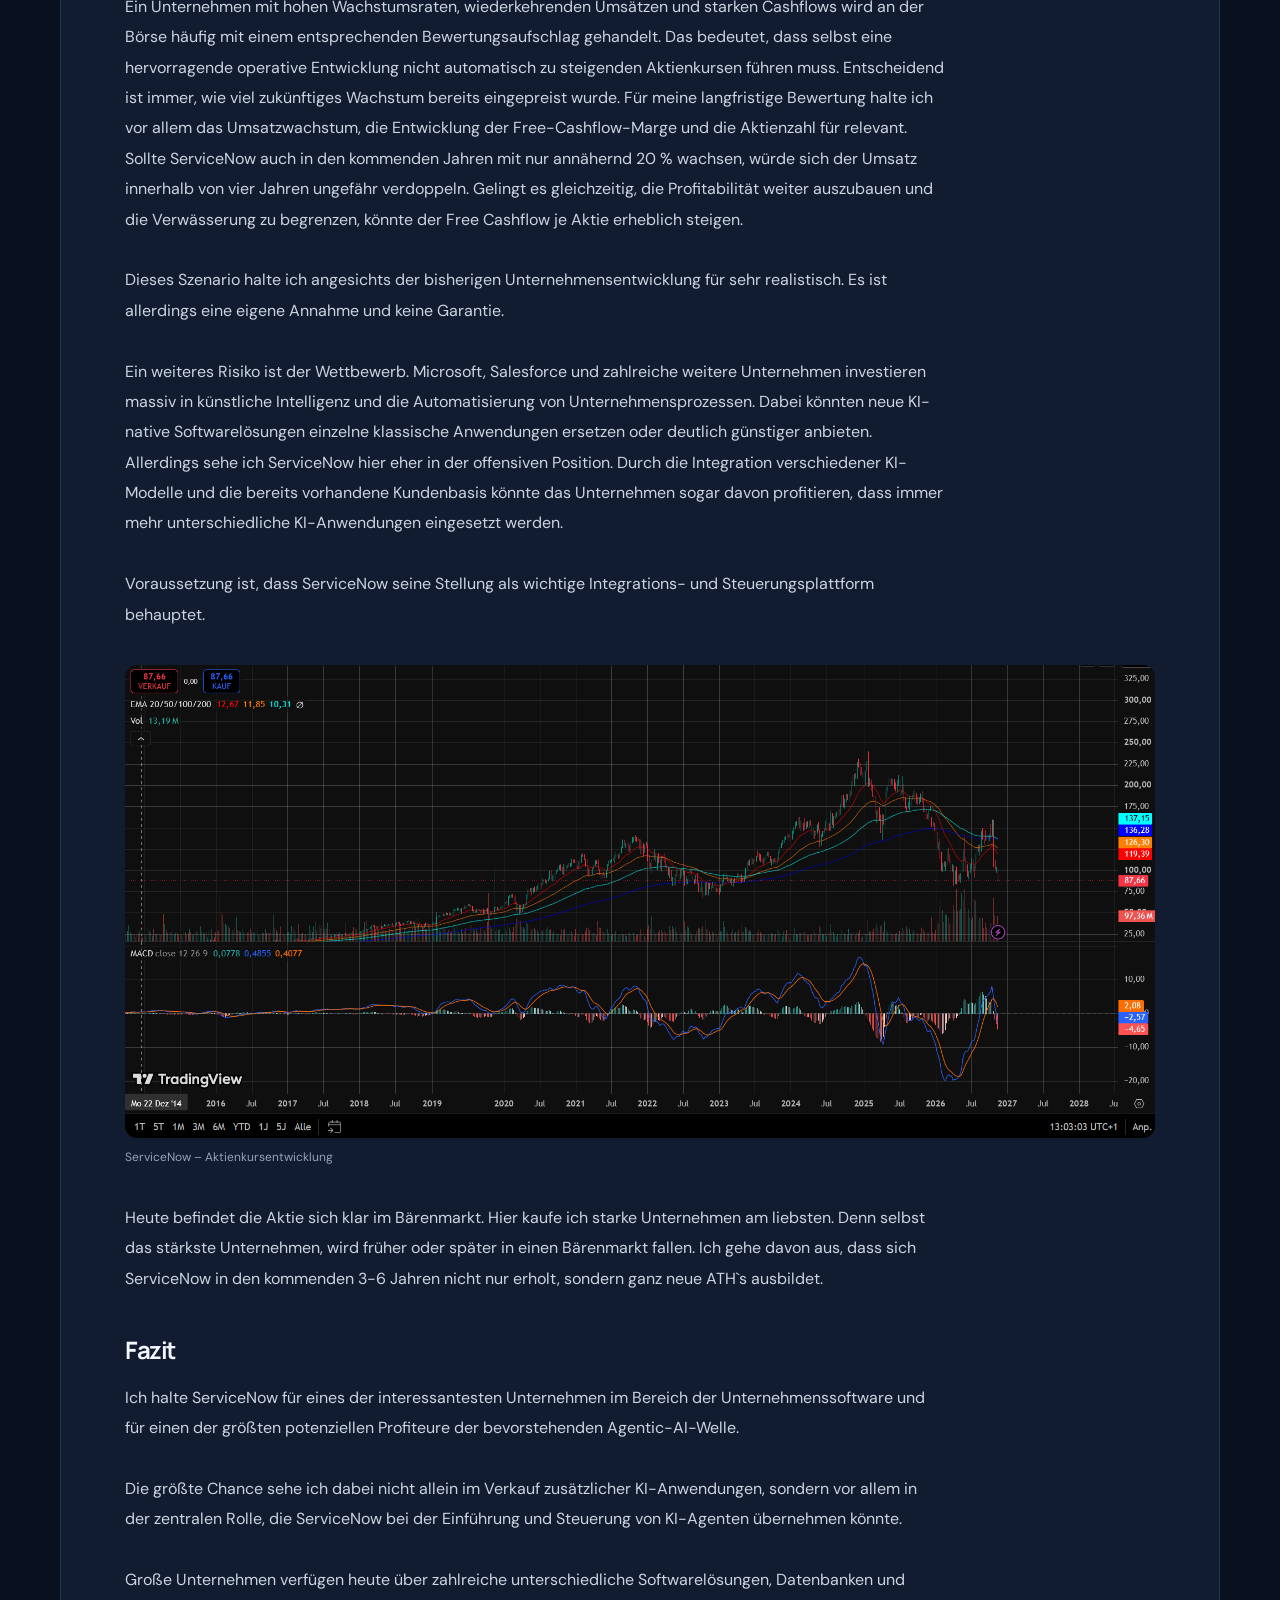
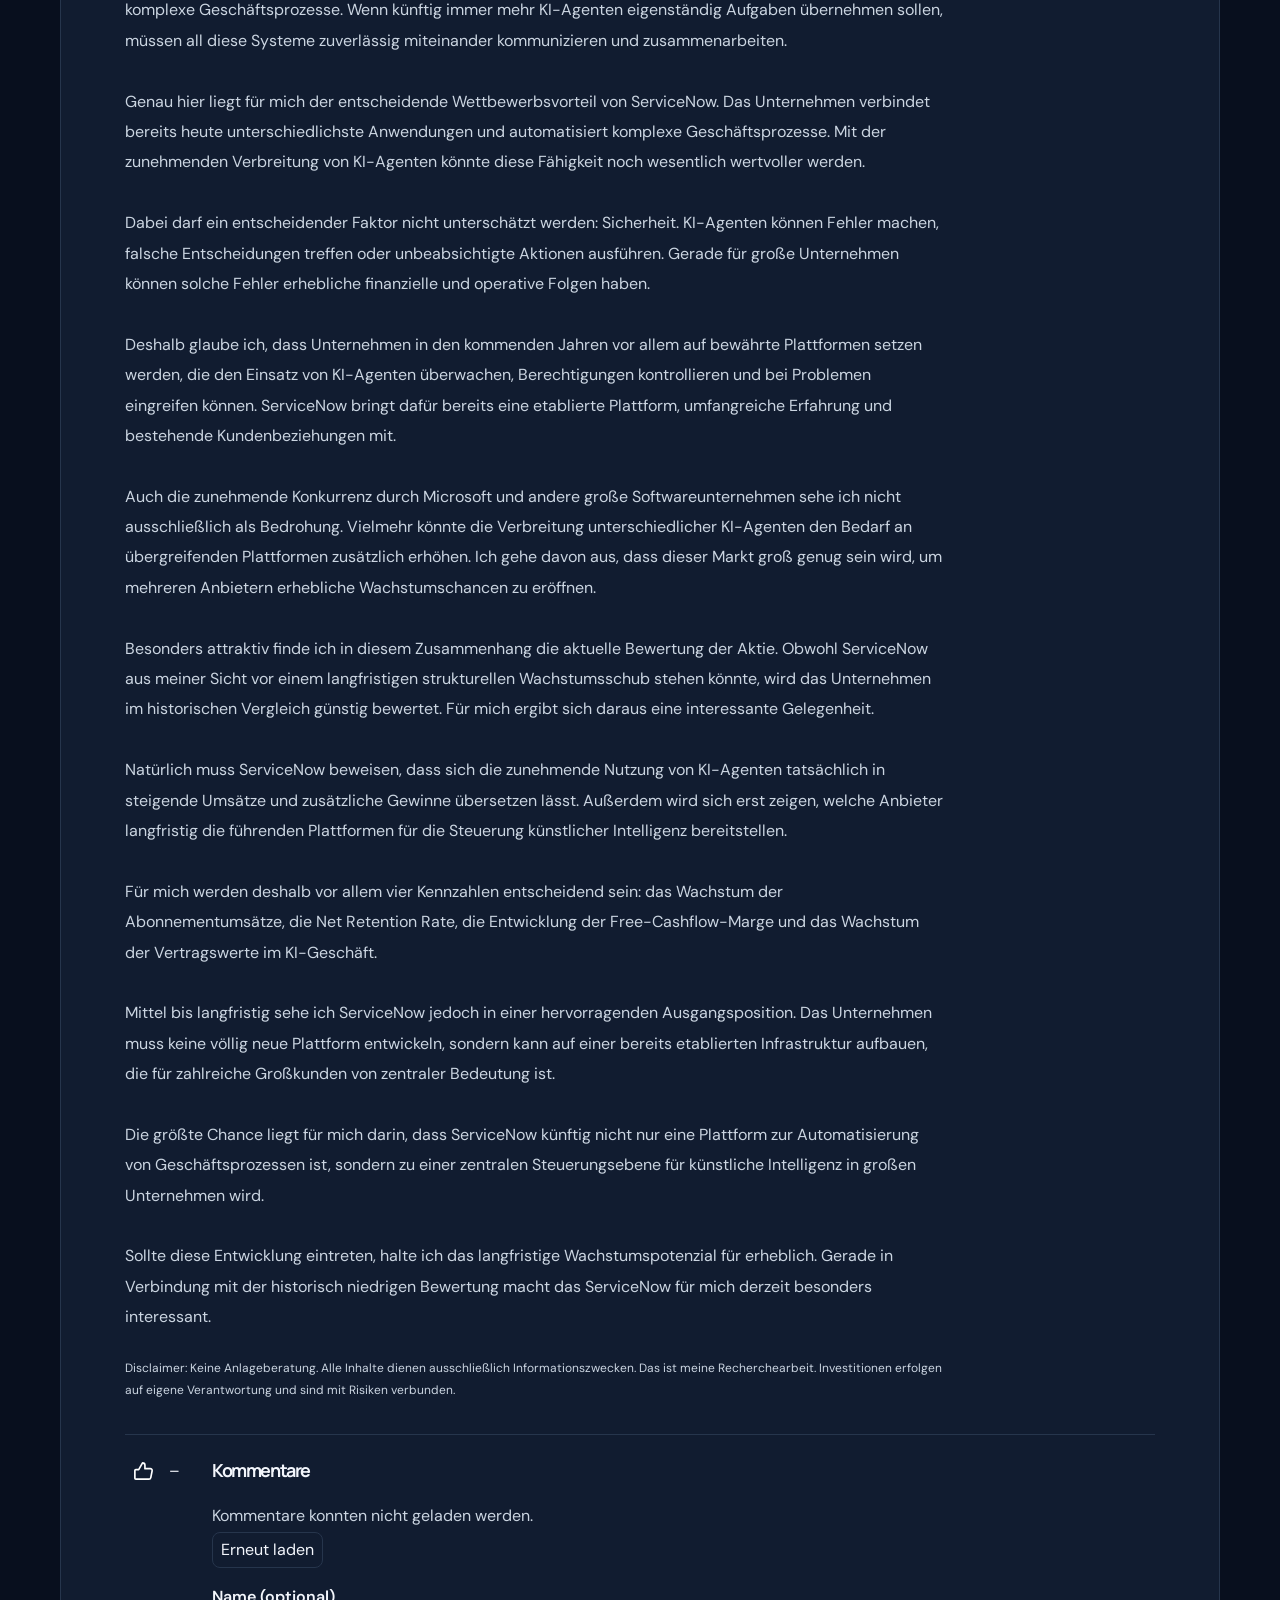
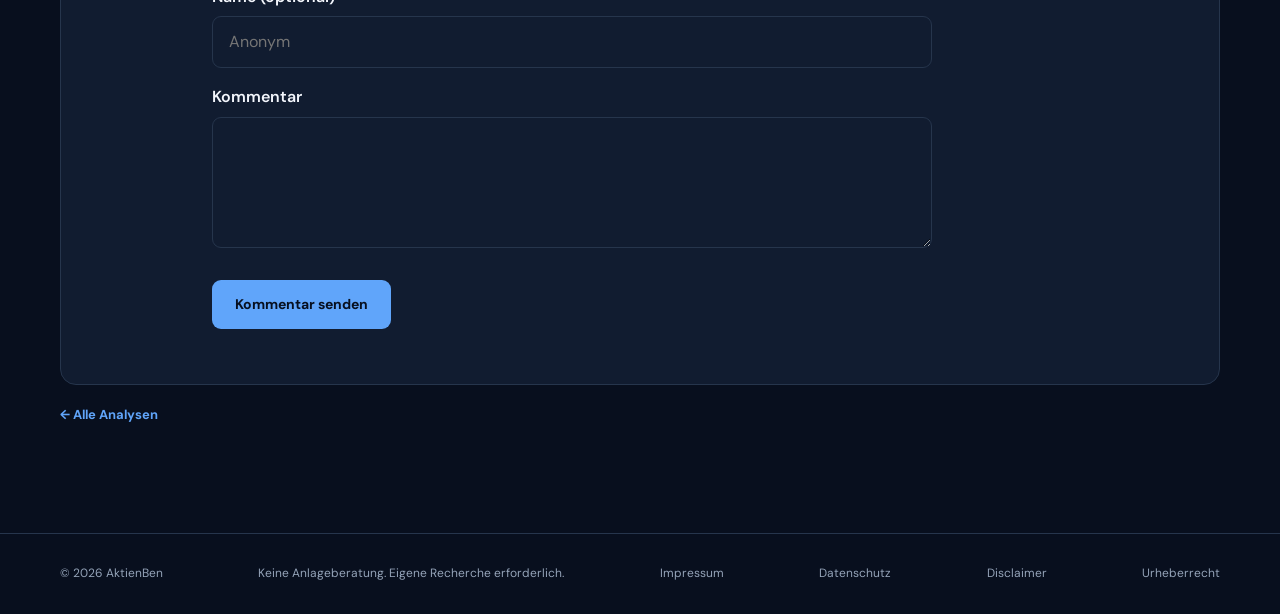
<file: servicenow.html>
<!DOCTYPE html>
<html lang="de">
<head>
  <meta charset="UTF-8">
  <meta name="viewport" content="width=device-width, initial-scale=1">
  <meta name="description" content="ServiceNow als potenzielle Steuerungsplattform für KI-Agenten: Wachstum, Free Cashflow und Risiken.">
  <title>ServiceNow – Einer der größten Profiteure der KI-Revolution? | AktienBen</title>
  <link rel="canonical" href="https://aktienben.github.io/aktienben/servicenow.html">
  <meta property="og:type" content="article">
  <meta property="og:title" content="ServiceNow – Einer der größten Profiteure der KI-Revolution?">
  <meta property="og:description" content="ServiceNow als potenzielle Steuerungsplattform für KI-Agenten: Wachstum, Free Cashflow und Risiken.">
  <meta property="og:url" content="https://aktienben.github.io/aktienben/servicenow.html">
  <link rel="stylesheet" href="style.css?v=e33d0769">
  <script src="articles.js" defer></script>
  <script src="app.js?v=862b6b70" defer></script>
</head>
<body data-page="article">
<header class="header">
    <div class="container nav">
      <a class="logo" href="index.html">Aktien<span>Ben</span></a>
      <nav aria-label="Hauptnavigation">
        <a href="index.html">Home</a>
        <a class="active" href="analysen.html">Analysen</a>
              <a class="social-link instagram-link" href="https://www.instagram.com/aktienben_/" target="_blank" rel="noopener noreferrer" aria-label="AktienBen auf Instagram" title="Instagram"><svg viewBox="0 0 24 24" width="23" height="23" fill="none" stroke="currentColor" stroke-width="1.8" stroke-linecap="round" stroke-linejoin="round" aria-hidden="true" focusable="false"><rect x="2.5" y="2.5" width="19" height="19" rx="5.5"></rect><circle cx="12" cy="12" r="4.1"></circle><circle cx="17.65" cy="6.35" r="1" fill="currentColor" stroke="none"></circle></svg></a>
      </nav>
    </div>
  </header>
<main class="container">
  <section class="page-intro">
    <div class="eyebrow">AKTIENANALYSE · NOW · <time datetime="2026-11-10">10. November 2026</time></div>
    <h1>ServiceNow – Einer der größten Profiteure der KI-Revolution?</h1>
    <p>ServiceNow als potenzielle Steuerungsplattform für KI-Agenten: Wachstum, Free Cashflow und Risiken.</p>
  </section>
  <section class="section">
    <article class="analysis-item">
      <div class="article-body">
        <figure class="article-figure"><img src="images/now_banner.png" alt="ServiceNow" loading="eager"></figure>
        <section><h3>ServiceNow – Einer der größten Profiteure der KI-Revolution?</h3><p>ServiceNow gehört für mich zu den spannendsten Unternehmen im Bereich der Unternehmenssoftware. Während zahlreiche Technologieunternehmen noch versuchen, künstliche Intelligenz erfolgreich zu monetarisieren, verfügt ServiceNow bereits über eine etablierte, hochprofitable Softwareplattform, die tief in den Geschäftsprozessen großer Unternehmen verankert ist.

Besonders interessant finde ich, dass ServiceNow von der zunehmenden Automatisierung gleich mehrfach profitieren könnte. Das Unternehmen kann seine bestehenden Softwarelösungen um KI-Funktionen erweitern, zusätzliche Produkte an bestehende Kunden verkaufen und sich gleichzeitig als zentrale Plattform für die Steuerung intelligenter KI-Agenten etablieren.

Dabei sehe ich ServiceNow nicht nur als klassischen Softwareanbieter, sondern zunehmend als einen wichtigen Bestandteil der digitalen Infrastruktur großer Unternehmen.</p></section>
        <section><h3>Wie funktioniert das Geschäft?</h3><p>ServiceNow wurde ursprünglich durch seine Lösungen für das IT-Service-Management bekannt. Vereinfacht gesagt hilft das Unternehmen seinen Kunden dabei, interne Arbeitsabläufe zu digitalisieren und möglichst effizient zu automatisieren.

Ein Beispiel: Ein Mitarbeiter benötigt einen neuen Laptop. Ohne eine zentrale Plattform müssen möglicherweise mehrere E-Mails geschrieben, Genehmigungen eingeholt und unterschiedliche Abteilungen kontaktiert werden. Mit ServiceNow kann dieser gesamte Prozess digital abgewickelt werden. Die Anfrage wird automatisch erfasst, an die zuständigen Personen weitergeleitet und anschließend dokumentiert. Heute bietet ServiceNow Lösungen für IT-Management, Kundenservice, Personalverwaltung, Sicherheitsmanagement und zahlreiche weitere Unternehmensprozesse an.

Das Geschäftsmodell basiert überwiegend auf wiederkehrenden Abonnementumsätzen. Kunden bezahlen für die Nutzung der Plattform und können zusätzliche Anwendungen und Funktionen hinzubuchen. Genau darin liegt aus meiner Sicht eine der größten Stärken. Je mehr Prozesse ein Unternehmen über ServiceNow abwickelt, desto wichtiger wird die Plattform für den laufenden Geschäftsbetrieb. Gleichzeitig steigt der Aufwand, sämtliche Anwendungen durch einen anderen Anbieter zu ersetzen. Dadurch entsteht eine extrem hohe Kundenbindung, die ServiceNow langfristig einen erheblichen Wettbewerbsvorteil verschaffen kann. Hinzu kommt die Möglichkeit, innerhalb bestehender Kundenunternehmen weiterzuwachsen. Eine Firma, die ServiceNow ursprünglich nur für ihre IT-Abteilung eingeführt hat, kann die Plattform später beispielsweise auch im Kundenservice oder Personalwesen einsetzen. So kann durch reines Cross-Selling mit jedem Bestandskunden mehr Geld verdient werden.

KI-Agenten können zunehmend eigenständig Aufgaben übernehmen, Informationen verarbeiten und Aktionen in verschiedenen Unternehmenssystemen ausführen. Damit das zuverlässig funktioniert, müssen sie allerdings miteinander kommunizieren, auf die richtigen Daten zugreifen und bestehende Sicherheitsvorgaben einhalten. Hier könnte ServiceNow zukünftig eine noch deutlich größere Bedeutung erlangen. Das Unternehmen will zur zentralen Plattform werden, über die Unternehmen ihre KI-Agenten und automatisierten Geschäftsprozesse steuern. Dafür setzt ServiceNow nicht ausschließlich auf eigene KI-Modelle, sondern integriert auch Technologien anderer Anbieter wie Microsoft, Google, OpenAI und Anthropic und arbeitet mit unzähligen Firmen zusammen. Unabhängig davon, welcher Anbieter langfristig die leistungsfähigsten KI-Modelle entwickelt, benötigen Unternehmen weiterhin eine Infrastruktur, über die diese Modelle sicher und effizient eingesetzt werden können.

Im Geschäftsjahr 2025 erwirtschaftete das Unternehmen rund 13,28 Mrd. USD Umsatz und konnte damit gegenüber dem Vorjahr um etwa 21 % wachsen. Auch 2026 setzt sich diese Entwicklung fort.

Im dritten Quartal stieg der Umsatz um 20,5 % auf rund 4,11 Mrd. USD. Die Abonnementumsätze erreichten 3,99 Mrd. USD und machen damit den überwiegenden Teil des Geschäfts aus. Für ein Unternehmen dieser Größenordnung sind Wachstumsraten von rund 20 % bemerkenswert.</p></section>
        <figure class="article-figure"><img src="images/now_umsatz.png" alt="ServiceNow – Umsatzentwicklung" loading="lazy"><figcaption>ServiceNow – Umsatzentwicklung</figcaption></figure>
        <section><h3></h3><p>Die Remaining Performance Obligations (RPO) erreichten zum Ende des dritten Quartals 2026 rund 29,7 Mrd. USD.

Davon entfielen 13,65 Mrd. USD auf die Current Remaining Performance Obligations (cRPO), also vertraglich zugesicherte Leistungen, die voraussichtlich innerhalb der nächsten zwölf Monate als Umsatz realisiert werden.

Die cRPO wuchsen gegenüber dem Vorjahr um 20,5 %.

Diese Entwicklung deutet darauf hin, dass ServiceNow nicht nur aktuell stark wächst, sondern auch über eine solide Grundlage für zukünftige Umsätze verfügt.

Besonders positiv sehe ich dabei die hohe Profitabilität.

Im Jahr 2025 erzielte ServiceNow einen berichteten Non-GAAP-Free-Cashflow von rund 4,64 Mrd. USD. Die entsprechende Free-Cashflow-Marge lag bei 35 %.Für 2026 erwartet das Management sogar eine Verbesserung auf 36 %.

Das bedeutet vereinfacht: ServiceNow kann bereits heute einen erheblichen Teil seiner Umsätze in freien Cashflow umwandeln. Für mich ist das einer der wichtigsten Unterschiede zu vielen anderen Wachstumsunternehmen.

Während einige Unternehmen zunächst beweisen müssen, dass ihr Geschäftsmodell überhaupt nachhaltig profitabel werden kann, verfügt ServiceNow bereits über die finanziellen Mittel, um in neue Technologien zu investieren, Übernahmen zu tätigen und eigene Aktien zurückzukaufen. Auch die Kunden von ServiceNow berichten bereits über große Fortschritte und Effizienzgewinne durch die Nutzung von ServiceNow.

Im dritten Quartal 2026 erhöhte das Management sein Jahresziel für KI-bezogene neue Annual Contract Value (ACV) auf rund 1,7 Mrd. USD.

Zu Jahresbeginn hatte dieses Ziel noch bei rund 1 Mrd. USD gelegen.

Das entspricht einer Anhebung um 70 %.</p></section>
        <figure class="article-figure"><img src="images/now_wachstum.png" alt="ServiceNow – Wachstumskennzahlen" loading="lazy"><figcaption>ServiceNow – Wachstumskennzahlen</figcaption></figure>
        <figure class="article-figure"><img src="images/now_fcf.png" alt="ServiceNow – Free Cashflow" loading="lazy"><figcaption>ServiceNow – Free Cashflow</figcaption></figure>
        <section><h3></h3><p>Besonders spannend finde ich außerdem, dass das Unternehmen nicht zwangsläufig selbst die leistungsfähigsten KI-Modelle entwickeln muss.

Stattdessen könnte ServiceNow langfristig davon profitieren, dass Unternehmen verschiedene Modelle und KI-Agenten einsetzen, für deren Integration und Steuerung sie eine zentrale Plattform benötigen.

Mit Now Assist und seinen KI-Agenten entwickelt ServiceNow Softwarelösungen, die Unternehmen nicht nur bei der Bearbeitung von Aufgaben unterstützen, sondern zunehmend ganze Arbeitsabläufe automatisieren können. Da die Einführung künstlicher Intelligenz die ohnehin komplexen IT-Strukturen großer Unternehmen weiter verkomplizieren könnte, dürfte der Bedarf an zentralen Plattformen wie ServiceNow steigen.</p></section>
        <section><h3>Kundenaussagen</h3><p>Accenture:

“ServiceNow is enabling our employees to spend less time on basic tasks, and more time with clients.”

— Tom Bruss, Global IT Director bei Accenture

Accenture konnte einen zuvor dreitägigen Rechnungsbearbeitungsprozess auf nur drei Minuten verkürzen – ohne Dateneingabefehler.

Stadt Raleigh:

Ein besonders beeindruckendes Beispiel liefert die US-amerikanische Stadt Raleigh. Durch den Einsatz von ServiceNows KI-Agenten konnten die Kosten des IT-Service-Desks um 66 % reduziert und jährlich mehr als 1.300 Arbeitsstunden eingespart werden. Gleichzeitig werden 98 % der Supportanfragen bereits beim ersten Kontakt korrekt weitergeleitet. Für mich zeigt dieses Beispiel, dass KI-gestützte Automatisierung längst nicht mehr nur ein Zukunftsversprechen ist, sondern bereits heute messbare wirtschaftliche Vorteile schafft.

Siemens:

210.000 Tickets werden monatlich automatisch bearbeitet. Siemens hat verschiedene HR-, Finanz- und Beschaffungsprozesse auf ServiceNow zusammengeführt.

“My Services is a real game-changer.”

Matthias Egelhaaf, Head of Digital Solutions, Siemens GBS</p></section>
        <section><h3>Cybersecurity als neuer Wachstumstreiber</h3><p>ServiceNow hat mit Armis und Veza zwei wichtige Cybersecurity-Unternehmen übernommen.

1. Armis (ca. 7,6 Mrd. USD): Spezialisiert auf die Erkennung von Sicherheitsrisiken in IT-Systemen, Industrieanlagen und vernetzten Geräten. Zuletzt über 340 Mio. USD ARR bei mehr als 50 % Wachstum.

2. Veza (ca. 1,2 Mrd. USD): Spezialisiert auf Identitätssicherheit und Zugriffsrechte, insbesondere auch für KI-Agenten.

Die größten Wachstumschancen:

• Verkauf zusätzlicher Sicherheitsprodukte an bestehende ServiceNow-Kunden.

• Erschließung neuer Märkte wie Industrie und kritische Infrastruktur.

• Automatisierung von Sicherheitsprozessen durch KI.

• Höhere wiederkehrende Umsätze und stärkere Kundenbindung.

Finanzielle Bedeutung: Das bestehende Security-&amp;-Risk-Geschäft überschritt bereits 2025 die Marke von 1 Mrd. USD ACV. Laut Management sollen die Übernahmen den adressierbaren Sicherheitsmarkt mehr als verdreifachen.

Die Übernahmen wurden bereits komplett finanziert.

Je stärker KI in Unternehmensprozesse integriert wird, desto wichtiger könnte ServiceNows Rolle als übergeordnete Automatisierungsplattform werden. Sollte ServiceNow sein Umsatzwachstum auf einem hohen Niveau halten und gleichzeitig seine Profitabilität weiter verbessern können, sehe ich hier zudem erhebliches Potenzial für steigende Cashflows in den kommenden Jahren.</p></section>
        <section><h3>Risiken</h3><p>Trotz meiner positiven Einschätzung ist ServiceNow selbstverständlich kein risikoloses Investment.

Ein Unternehmen mit hohen Wachstumsraten, wiederkehrenden Umsätzen und starken Cashflows wird an der Börse häufig mit einem entsprechenden Bewertungsaufschlag gehandelt. Das bedeutet, dass selbst eine hervorragende operative Entwicklung nicht automatisch zu steigenden Aktienkursen führen muss. Entscheidend ist immer, wie viel zukünftiges Wachstum bereits eingepreist wurde. Für meine langfristige Bewertung halte ich vor allem das Umsatzwachstum, die Entwicklung der Free-Cashflow-Marge und die Aktienzahl für relevant. Sollte ServiceNow auch in den kommenden Jahren mit nur annähernd 20 % wachsen, würde sich der Umsatz innerhalb von vier Jahren ungefähr verdoppeln. Gelingt es gleichzeitig, die Profitabilität weiter auszubauen und die Verwässerung zu begrenzen, könnte der Free Cashflow je Aktie erheblich steigen.

Dieses Szenario halte ich angesichts der bisherigen Unternehmensentwicklung für sehr realistisch. Es ist allerdings eine eigene Annahme und keine Garantie.

Ein weiteres Risiko ist der Wettbewerb. Microsoft, Salesforce und zahlreiche weitere Unternehmen investieren massiv in künstliche Intelligenz und die Automatisierung von Unternehmensprozessen. Dabei könnten neue KI-native Softwarelösungen einzelne klassische Anwendungen ersetzen oder deutlich günstiger anbieten. Allerdings sehe ich ServiceNow hier eher in der offensiven Position. Durch die Integration verschiedener KI-Modelle und die bereits vorhandene Kundenbasis könnte das Unternehmen sogar davon profitieren, dass immer mehr unterschiedliche KI-Anwendungen eingesetzt werden.

Voraussetzung ist, dass ServiceNow seine Stellung als wichtige Integrations- und Steuerungsplattform behauptet.</p></section>
        <figure class="article-figure"><img src="images/now_chart.PNG" alt="ServiceNow – Aktienkursentwicklung" loading="lazy"><figcaption>ServiceNow – Aktienkursentwicklung</figcaption></figure>
        <section><h3></h3><p>Heute befindet die Aktie sich klar im Bärenmarkt. Hier kaufe ich starke Unternehmen am liebsten. Denn selbst das stärkste Unternehmen, wird früher oder später in einen Bärenmarkt fallen. Ich gehe davon aus, dass sich ServiceNow in den kommenden 3-6 Jahren nicht nur erholt, sondern ganz neue ATH`s ausbildet.</p></section>
        <section><h3>Fazit</h3><p>Ich halte ServiceNow für eines der interessantesten Unternehmen im Bereich der Unternehmenssoftware und für einen der größten potenziellen Profiteure der bevorstehenden Agentic-AI-Welle.

Die größte Chance sehe ich dabei nicht allein im Verkauf zusätzlicher KI-Anwendungen, sondern vor allem in der zentralen Rolle, die ServiceNow bei der Einführung und Steuerung von KI-Agenten übernehmen könnte.

Große Unternehmen verfügen heute über zahlreiche unterschiedliche Softwarelösungen, Datenbanken und komplexe Geschäftsprozesse. Wenn künftig immer mehr KI-Agenten eigenständig Aufgaben übernehmen sollen, müssen all diese Systeme zuverlässig miteinander kommunizieren und zusammenarbeiten.

Genau hier liegt für mich der entscheidende Wettbewerbsvorteil von ServiceNow. Das Unternehmen verbindet bereits heute unterschiedlichste Anwendungen und automatisiert komplexe Geschäftsprozesse. Mit der zunehmenden Verbreitung von KI-Agenten könnte diese Fähigkeit noch wesentlich wertvoller werden.

Dabei darf ein entscheidender Faktor nicht unterschätzt werden: Sicherheit. KI-Agenten können Fehler machen, falsche Entscheidungen treffen oder unbeabsichtigte Aktionen ausführen. Gerade für große Unternehmen können solche Fehler erhebliche finanzielle und operative Folgen haben.

Deshalb glaube ich, dass Unternehmen in den kommenden Jahren vor allem auf bewährte Plattformen setzen werden, die den Einsatz von KI-Agenten überwachen, Berechtigungen kontrollieren und bei Problemen eingreifen können. ServiceNow bringt dafür bereits eine etablierte Plattform, umfangreiche Erfahrung und bestehende Kundenbeziehungen mit.

Auch die zunehmende Konkurrenz durch Microsoft und andere große Softwareunternehmen sehe ich nicht ausschließlich als Bedrohung. Vielmehr könnte die Verbreitung unterschiedlicher KI-Agenten den Bedarf an übergreifenden Plattformen zusätzlich erhöhen. Ich gehe davon aus, dass dieser Markt groß genug sein wird, um mehreren Anbietern erhebliche Wachstumschancen zu eröffnen.

Besonders attraktiv finde ich in diesem Zusammenhang die aktuelle Bewertung der Aktie. Obwohl ServiceNow aus meiner Sicht vor einem langfristigen strukturellen Wachstumsschub stehen könnte, wird das Unternehmen im historischen Vergleich günstig bewertet. Für mich ergibt sich daraus eine interessante Gelegenheit.

Natürlich muss ServiceNow beweisen, dass sich die zunehmende Nutzung von KI-Agenten tatsächlich in steigende Umsätze und zusätzliche Gewinne übersetzen lässt. Außerdem wird sich erst zeigen, welche Anbieter langfristig die führenden Plattformen für die Steuerung künstlicher Intelligenz bereitstellen.

Für mich werden deshalb vor allem vier Kennzahlen entscheidend sein: das Wachstum der Abonnementumsätze, die Net Retention Rate, die Entwicklung der Free-Cashflow-Marge und das Wachstum der Vertragswerte im KI-Geschäft.

Mittel bis langfristig sehe ich ServiceNow jedoch in einer hervorragenden Ausgangsposition. Das Unternehmen muss keine völlig neue Plattform entwickeln, sondern kann auf einer bereits etablierten Infrastruktur aufbauen, die für zahlreiche Großkunden von zentraler Bedeutung ist.

Die größte Chance liegt für mich darin, dass ServiceNow künftig nicht nur eine Plattform zur Automatisierung von Geschäftsprozessen ist, sondern zu einer zentralen Steuerungsebene für künstliche Intelligenz in großen Unternehmen wird.

Sollte diese Entwicklung eintreten, halte ich das langfristige Wachstumspotenzial für erheblich. Gerade in Verbindung mit der historisch niedrigen Bewertung macht das ServiceNow für mich derzeit besonders interessant.</p></section>
        <p class="chart-note">Disclaimer: Keine Anlageberatung. Alle Inhalte dienen ausschließlich Informationszwecken. Das ist meine Recherchearbeit. Investitionen erfolgen auf eigene Verantwortung und sind mit Risiken verbunden.</p>
      </div>
    </article>
    <p><a class="text-link" href="analysen.html">← Alle Analysen</a></p>
  </section>
</main>
<footer class="footer">
    <div class="container footer-inner">
      <span>© <span class="year"></span> AktienBen</span>
      <span>Keine Anlageberatung. Eigene Recherche erforderlich.</span>
      <a href="impressum.html">Impressum</a>
      <a href="datenschutz.html">Datenschutz</a>
      <a href="disclaimer.html">Disclaimer</a>
      <a href="urheberrecht.html">Urheberrecht</a>
    </div>
  </footer>
</body>
</html>
</file>
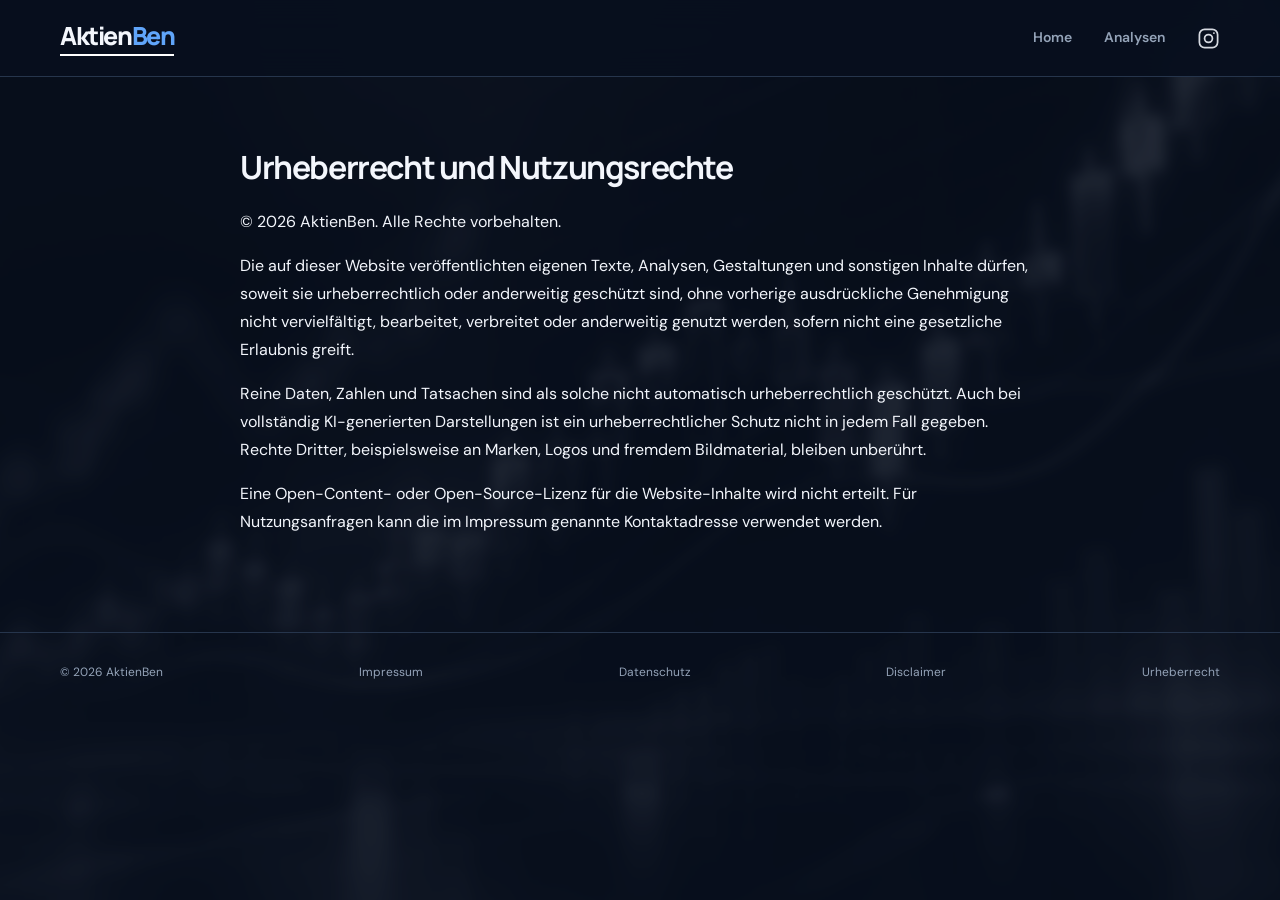
<file: urheberrecht.html>
<!DOCTYPE html>
<html lang="de">
<head>
  <meta charset="UTF-8">
  <meta name="viewport" content="width=device-width, initial-scale=1">
  <meta name="description" content="Urheberrecht von AktienBen">
  <title>Urheberrecht | AktienBen</title>
  <link rel="stylesheet" href="style.css">
</head>
<body>
  <header class="header"><div class="container nav"><a class="logo" href="index.html">Aktien<span>Ben</span></a><nav aria-label="Hauptnavigation"><a href="index.html">Home</a><a href="analysen.html">Analysen</a><a class="social-link instagram-link" href="https://www.instagram.com/aktienben_/" target="_blank" rel="noopener noreferrer" aria-label="AktienBen auf Instagram" title="Instagram"><svg viewBox="0 0 24 24" width="23" height="23" fill="none" stroke="currentColor" stroke-width="1.8" stroke-linecap="round" stroke-linejoin="round" aria-hidden="true" focusable="false"><rect x="2.5" y="2.5" width="19" height="19" rx="5.5"></rect><circle cx="12" cy="12" r="4.1"></circle><circle cx="17.65" cy="6.35" r="1" fill="currentColor" stroke="none"></circle></svg></a></nav></div></header>
  <main class="container" style="max-width:800px;padding:50px 0 80px;line-height:1.75">
    <h1>Urheberrecht und Nutzungsrechte</h1>
    <p>© 2026 AktienBen. Alle Rechte vorbehalten.</p>
    <p>Die auf dieser Website veröffentlichten eigenen Texte, Analysen, Gestaltungen und sonstigen Inhalte dürfen, soweit sie urheberrechtlich oder anderweitig geschützt sind, ohne vorherige ausdrückliche Genehmigung nicht vervielfältigt, bearbeitet, verbreitet oder anderweitig genutzt werden, sofern nicht eine gesetzliche Erlaubnis greift.</p>
    <p>Reine Daten, Zahlen und Tatsachen sind als solche nicht automatisch urheberrechtlich geschützt. Auch bei vollständig KI-generierten Darstellungen ist ein urheberrechtlicher Schutz nicht in jedem Fall gegeben. Rechte Dritter, beispielsweise an Marken, Logos und fremdem Bildmaterial, bleiben unberührt.</p>
    <p>Eine Open-Content- oder Open-Source-Lizenz für die Website-Inhalte wird nicht erteilt. Für Nutzungsanfragen kann die im <a href="impressum.html">Impressum</a> genannte Kontaktadresse verwendet werden.</p>
  </main>
  <footer class="footer"><div class="container footer-inner" style="flex-wrap:wrap"><span>© 2026 AktienBen</span><a href="impressum.html">Impressum</a><a href="datenschutz.html">Datenschutz</a><a href="disclaimer.html">Disclaimer</a><a href="urheberrecht.html">Urheberrecht</a></div></footer>
</body>
</html>
</file>
<file: style.css>
@import url('https://fonts.googleapis.com/css2?family=DM+Sans:wght@400;500;600;700&family=Manrope:wght@400;500;600;700;800&display=swap');

:root {
  --bg: #080f1e;
  --surface: #111c30;
  --surface-hover: #182740;
  --border: #26354c;
  --text: #f3f6fc;
  --muted: #94a3b8;
  --accent: #60a5fa;
  --orange: #ffad66;
  --radius: 16px;
}

* { box-sizing: border-box; }

html { scroll-behavior: smooth; }

body {
  margin: 0;
  background: var(--bg);
  color: var(--text);
  font-family: 'DM Sans', Arial, sans-serif;
  line-height: 1.65;
  position: relative;
  min-height: 100vh;
}

body::before {
  content: "";
  position: fixed;
  inset: 0;
  z-index: -1;
  pointer-events: none;

  background:
    linear-gradient(rgba(8, 15, 30, 0.82), rgba(8, 15, 30, 0.88)),
    url("images/chart-bg.png") center center / cover no-repeat;

  filter: blur(6px);
  transform: scale(1.04);
  opacity: 0.65;
}

a { color: inherit; text-decoration: none; }
button, input { font: inherit; }
button { cursor: pointer; }

.container {
  width: min(1160px, calc(100% - 48px));
  margin: 0 auto;
}

.header {
  position: sticky;
  top: 0;
  z-index: 100;
  background: rgba(8, 15, 30, .94);
  backdrop-filter: blur(16px);
  border-bottom: 1px solid var(--border);
}

.nav {
  height: 76px;
  display: flex;
  align-items: center;
  justify-content: space-between;
}

.logo {
  font-family: 'Manrope', sans-serif;
  font-size: 25px;
  font-weight: 800;
  letter-spacing: -1.4px;
}

.logo {
  display: inline-block;
  position: relative;
  line-height: 1.25;
  padding-bottom: 5px;
}

.logo::after {
  content: "";
  position: absolute;
  left: 0;
  right: 0;
  bottom: 0;
  height: 2px;
  background: #fff;
}

.logo span { color: var(--accent); }

nav { display: flex; gap: 32px; }

nav a {
  font-size: 14px;
  font-weight: 600;
  color: var(--muted);
  transition: color .2s;
}

nav a:hover, nav a.active { color: var(--text); }

.hero {
  padding: 110px 0 120px;
  max-width: 900px;
}

.eyebrow {
  color: var(--accent);
  font-size: 11px;
  letter-spacing: 2.3px;
  font-weight: 800;
  text-transform: uppercase;
}

h1, h2, h3 {
  font-family: 'Manrope', sans-serif;
  letter-spacing: -1.4px;
  line-height: 1.2;
}

.hero h1 {
  margin: 22px 0;
  font-size: clamp(42px, 6vw, 76px);
  font-weight: 800;
}

.hero h1 span { color: var(--accent); }

.hero p, .page-intro p {
  max-width: 590px;
  font-size: 17px;
  color: var(--muted);
  line-height: 1.8;
}

.button {
  display: inline-block;
  margin-top: 24px;
  padding: 13px 23px;
  border-radius: 9px;
  background: var(--accent);
  color: #071020;
  font-weight: 700;
  font-size: 14px;
  transition: background .2s, transform .2s;
}

.button:hover {
  background: #93c5fd;
  transform: translateY(-2px);
}

.section { margin-bottom: 105px; }

.section-heading, .toolbar {
  display: flex;
  align-items: center;
  justify-content: space-between;
  gap: 20px;
  margin-bottom: 28px;
}

h2 { font-size: 28px; margin: 8px 0; }

.text-link {
  font-size: 13px;
  color: var(--accent);
  font-weight: 700;
}

/* Karten */
.card-grid {
  display: grid;
  grid-template-columns: repeat(2, minmax(0, 1fr));
  gap: 22px;
}

.card, .featured-card, .analysis-item {
  background: var(--surface);
  border: 1px solid var(--border);
  border-radius: var(--radius);
  overflow: hidden;
}

.card {
  display: block;
  transition: border-color .2s, transform .2s;
}

.card:hover {
  border-color: var(--accent);
  transform: translateY(-3px);
}

.cover {
  position: relative;
  display: flex;
  align-items: center;
  justify-content: center;
  min-height: 205px;
  overflow: hidden;
  background:
    radial-gradient(circle at 75% 20%, #285b9c88, transparent 46%),
    linear-gradient(135deg, #0e274c, #091324 75%);
}

.cover::after {
  content: "";
  position: absolute;
  inset: 0;
  background: repeating-linear-gradient(
    90deg, transparent 0 47px,
    rgba(255,255,255,.035) 48px
  );
  pointer-events: none;
}

.cover img {
  position: absolute;
  inset: 0;
  width: 100%;
  height: 100%;
  object-fit: contain;
}

.cover-label {
  font-family: 'Manrope', sans-serif;
  font-weight: 800;
  font-size: clamp(28px, 5vw, 54px);
  letter-spacing: -2px;
  color: #fff;
  text-shadow: 0 6px 30px #0008;
  z-index: 1;
}

.card-content { padding: 25px; }
.card h3 { font-size: 22px; margin: 10px 0; }
.card p { color: var(--muted); font-size: 14px; }

.meta {
  color: var(--accent);
  font-size: 11px;
  letter-spacing: 1px;
  font-weight: 800;
  text-transform: uppercase;
}

.featured-card {
  display: grid;
  grid-template-columns: 1.05fr 1fr;
  align-items: stretch;
}

.featured-card .cover { min-height: 330px; }

.featured-content {
  padding: 45px;
  display: flex;
  flex-direction: column;
  align-items: flex-start;
  justify-content: center;
}

.featured-content h3 {
  font-size: clamp(26px, 3vw, 36px);
  margin: 15px 0;
}

.featured-content p { color: var(--muted); }

/* Analysen */
.page-intro { padding: 85px 0 55px; }
.page-intro h1 { font-size: clamp(42px, 5vw, 62px); }
.page-intro h1 span { color: var(--accent); }

.toolbar input {
  background: var(--surface);
  color: var(--text);
  border: 1px solid var(--border);
  border-radius: 9px;
  padding: 12px 16px;
  width: min(310px, 100%);
  outline: none;
}

.toolbar input:focus { border-color: var(--accent); }

.analysis-list {
  display: flex;
  flex-direction: column;
  gap: 18px;
}

.analysis-item summary {
  list-style: none;
  cursor: pointer;
  display: grid;
  grid-template-columns: 265px 1fr 40px;
  align-items: center;
  gap: 30px;
  padding: 16px;
}

.analysis-item summary::-webkit-details-marker { display: none; }
.analysis-item .cover { min-height: 160px; border-radius: 9px; }

.analysis-summary h3 { margin: 10px 0; font-size: 24px; }
.analysis-summary p { color: var(--muted); margin: 0; }

.toggle {
  font-size: 26px;
  color: var(--accent);
  text-align: center;
}

.analysis-item[open] .toggle { transform: rotate(45deg); }

.analysis-item[open] {
  border-color: #3c6496;
}

.article-body {
  border-top: 1px solid var(--border);
  padding: 32px clamp(20px, 5vw, 65px) 55px;
}

.article-body h3 {
  font-size: 22px;
  margin: 32px 0 13px;
}

.article-body p {
  color: #cbd5e1;
  line-height: 1.9;
  max-width: 820px;
}

.article-body img {
  display: block;
  max-width: 100%;
  height: auto;
  border-radius: 12px;
}

.article-figure { margin: 30px 0; }
.article-figure figcaption {
  color: var(--muted);
  font-size: 12px;
  margin-top: 10px;
}

/* Beispiel für interaktive HTML-Grafiken */
.chart {
  max-width: 820px;
  margin: 25px 0;
  padding: 25px;
  background: #0a1425;
  border: 1px solid var(--border);
  border-radius: 12px;
}

.chart-row {
  display: grid;
  grid-template-columns: 80px 1fr 75px;
  gap: 12px;
  align-items: center;
  margin: 13px 0;
  font-size: 13px;
}

.chart-track {
  background: #1c304b;
  height: 15px;
  border-radius: 4px;
  overflow: hidden;
}

.chart-bar {
  height: 100%;
  background: linear-gradient(90deg, #2563eb, #60a5fa);
  border-radius: 4px;
}

.chart-value { text-align: right; font-weight: 700; }
.chart-note { color: var(--muted); font-size: 12px; }

.empty { color: var(--muted); padding: 35px 0; }

.footer {
  border-top: 1px solid var(--border);
  padding: 30px 0;
}

.footer-inner {
  display: flex;
  justify-content: space-between;
  gap: 20px;
  color: var(--muted);
  font-size: 12px;
}

@media (max-width: 800px) {
  .hero { padding: 75px 0; }
  .featured-card, .card-grid { grid-template-columns: 1fr; }
  .featured-card .cover { min-height: 230px; }
  .featured-content { padding: 28px; }

  .analysis-item summary {
    grid-template-columns: 130px 1fr 25px;
    gap: 15px;
  }
  .analysis-item .cover { min-height: 110px; }
  .analysis-summary h3 { font-size: 19px; }
}

@media (max-width: 560px) {
  .container { width: calc(100% - 32px); }
  .nav { height: 68px; }
  .logo { font-size: 22px; }
  nav { gap: 18px; }

  .toolbar { align-items: stretch; flex-direction: column; }
  .toolbar input { width: 100%; }

  .analysis-item summary {
    grid-template-columns: 1fr 28px;
  }
  .analysis-item .cover {
    grid-column: 1 / -1;
    min-height: 180px;
  }
  .analysis-summary { grid-column: 1; }
  .toggle { grid-column: 2; grid-row: 2; }

  .footer-inner { flex-direction: column; }
}

/* Titelbild auf der Startseite */
.featured-card {
  grid-template-columns: 1fr 1fr;
  align-items: stretch;
}

/* Neueste Analyse – Bild und Text sauber aufteilen */

/* Neueste Analyse – korrigiertes Layout */

.featured-card {
  display: grid;
  grid-template-columns: 1fr 1fr;
  align-items: center;
}

.featured-card .cover {
  position: relative;
  width: 100%;
  min-width: 0;
  min-height: 0;
  aspect-ratio: 16 / 9;
  overflow: hidden;
}

.featured-card .cover img {
  position: absolute;
  inset: 0;
  width: 100%;
  height: 100%;
  object-fit: cover;
}

.featured-card .featured-content {
  min-width: 0;
  padding: 30px;
}

@media (max-width: 800px) {
  .featured-card {
    grid-template-columns: 1fr;
  }
}

/* Weitere Analysen – Bilder vollständig darstellen */

.card-grid .cover {
  width: 100%;
  min-height: 0;
  aspect-ratio: 2.5 / 1;
  overflow: hidden;
}

.card-grid .cover img {
  position: absolute;
  inset: 0;
  width: 100%;
  height: 100%;
  object-fit: fill;
}

/* Lesbare Formatierung der Aktienanalysen */

.article-body p {
  white-space: pre-line;
  line-height: 1.9;
  margin-bottom: 24px;
}

.article-body h3 {
  margin-top: 42px;
  margin-bottom: 18px;
  font-size: 24px;
  color: #f3f6fc;
}

.article-body .article-figure {
  width: 100%;
  margin: 35px 0;
}

.article-body .article-figure img {
  display: block;
  width: 100%;
  height: auto;
  object-fit: contain;
  border-radius: 12px;
}

/* Analysenkacheln: breiter Bildausschnitt mit seitlichem Zuschnitt */
.analysis-item summary {
  grid-template-columns: 420px minmax(0, 1fr) 40px;
  gap: 30px;
  padding: 16px;
}
.analysis-item summary .cover {
  width: 100%;
  min-height: 0;
  aspect-ratio: 1.65 / 1;
  overflow: hidden;
  border-radius: 10px;
}
.analysis-item summary .cover img {
  position: absolute;
  inset: 0;
  width: 100%;
  height: 100%;
  object-fit: cover;
  object-position: center center;
  transform: none;
  filter: none;
}
@media (max-width: 800px) {
  .analysis-item summary {
    grid-template-columns: 130px minmax(0, 1fr) 25px;
    gap: 15px;
  }
}
@media (max-width: 560px) {
  .analysis-item summary {
    grid-template-columns: minmax(0, 1fr) 28px;
  }
  .analysis-item summary .cover {
    grid-column: 1 / -1;
    aspect-ratio: 1.65 / 1;
  }
}

/* Leere Zwischenüberschriften ausblenden */
.article-body h3:empty {
  display: none;
}

/* Absätze des Originaltextes beibehalten */
.article-body p {
  white-space: pre-line;
}


/* Instagram in der Hauptnavigation */
nav .instagram-link {
  display: inline-flex;
  align-items: center;
  justify-content: center;
  flex: 0 0 auto;
  color: #f3f6fc;
  opacity: .88;
  transition: color .2s ease, opacity .2s ease, filter .2s ease;
}
.about-instagram {
  display: inline-flex;
  align-items: center;
  gap: 8px;
  color: #fff;
  font-weight: 600;
  transition: filter .2s ease;
}

nav .instagram-link:hover,
nav .instagram-link:focus-visible,
.about-instagram:hover,
.about-instagram:focus-visible,
.discussion-thumb-button:hover .discussion-thumb,
.discussion-thumb-button:focus-visible .discussion-thumb {
  color: #ffffff;
  opacity: 1;
  filter: drop-shadow(0 0 6px rgba(255,255,255,.7));
}
nav .instagram-link svg { display: block; }
@media (max-width: 560px) {
  nav .instagram-link svg { width: 21px; height: 21px; }
}

/* Cloudflare: Überschriftenhierarchie und Tabellen aus dem Word-Dokument */
.cloudflare-content { font-size: 16px; }
.cloudflare-content h2 { font-size: 1.5em; letter-spacing: -.5px; margin: 44px 0 18px; color: var(--text); }
.cloudflare-content h3 { font-size: 1.125em; letter-spacing: -.2px; margin: 30px 0 14px; color: var(--text); }
.cloudflare-content h2:first-child { margin-top: 0; }
.cloudflare-content p { font-size: 1em; }
.cloudflare-content ul { color: #cbd5e1; max-width: 820px; padding-left: 25px; line-height: 1.9; }
.cloudflare-content .cloudflare-quote { margin: 24px 0; }
.cloudflare-content .cloudflare-disclaimer { color: var(--muted); }
.cloudflare-table-wrap { max-width: 820px; overflow-x: auto; margin: 25px 0; }
.cloudflare-table { border-collapse: collapse; width: 100%; color: #cbd5e1; font-size: 1em; }
.cloudflare-table th, .cloudflare-table td { padding: 10px 13px; border-bottom: 1px solid var(--border); text-align: left; vertical-align: top; }
.cloudflare-table th { font-weight: 700; color: var(--text); }
.cloudflare-table td:last-child, .cloudflare-table th:last-child { text-align: right; }
@media (max-width: 560px) { .cloudflare-table th, .cloudflare-table td { padding: 8px 5px; } }

/* Cloudflare – Startseitenkachel an das originale Bannerformat anpassen */
.featured-card:has(.cover img[src="images/Cloudflare_banner.png"]) {
  grid-template-columns: minmax(0, 1fr) minmax(0, 1fr);
  align-items: center;
}
.featured-card:has(.cover img[src="images/Cloudflare_banner.png"]) .cover {
  aspect-ratio: auto;
  min-height: 0;
}
.featured-card:has(.cover img[src="images/Cloudflare_banner.png"]) .cover img {
  position: static;
  display: block;
  width: 100%;
  height: auto;
  object-fit: contain;
}
.featured-card:has(.cover img[src="images/Cloudflare_banner.png"]) .featured-content {
  padding: 14px 24px;
  gap: 8px;
}
.featured-card:has(.cover img[src="images/Cloudflare_banner.png"]) .featured-content h3 {
  font-size: clamp(22px, 1.8vw, 26px);
  margin: 0;
}
.featured-card:has(.cover img[src="images/Cloudflare_banner.png"]) .featured-content p {
  font-size: 14px;
  line-height: 1.5;
  margin: 0;
}
.featured-card:has(.cover img[src="images/Cloudflare_banner.png"]) .featured-content .button {
  margin-top: 2px;
  padding: 9px 17px;
}
@media (max-width: 1050px) {
  .featured-card:has(.cover img[src="images/Cloudflare_banner.png"]) {
    grid-template-columns: minmax(0, 1fr);
  }
  .featured-card:has(.cover img[src="images/Cloudflare_banner.png"]) .featured-content {
    padding: 24px;
    gap: 12px;
  }
}

/* Nur Axon und Cloudflare: Originalproportionen innerhalb der bestehenden Kacheln */
.card-grid .cover img[src="images/Axon_Banner.png"],
.card-grid .cover img[src="images/Cloudflare_banner.png"] {
  object-fit: contain;
  object-position: center;
}
.featured-card:has(.cover img[src="images/Cloudflare_banner.png"]) .cover {
  aspect-ratio: 5 / 2;
}
.featured-card:has(.cover img[src="images/Cloudflare_banner.png"]) .cover img {
  position: absolute;
  inset: 0;
  width: 100%;
  height: 100%;
  object-fit: contain;
  object-position: center;
}

/* Axon und Cloudflare: etwas höhere Bildproportionen, bündig ohne Zuschnitt */
.card-grid .card:has(.cover img[src="images/Axon_Banner.png"]) {
  container-type: inline-size;
}
.card-grid .card:has(.cover img[src="images/Axon_Banner.png"]) .cover {
  aspect-ratio: 2.3 / 1;
}
.card-grid .cover img[src="images/Axon_Banner.png"] {
  object-fit: fill;
}
.card-grid .card:has(.cover img[src="images/Axon_Banner.png"]) .card-content {
  padding-top: calc(25px - 1.73913cqw);
  padding-bottom: calc(25px - 1.73913cqw);
}
@media (min-width: 1051px) {
  .featured-card:has(.cover img[src="images/Cloudflare_banner.png"]) {
    grid-template-columns: minmax(0, 46fr) minmax(0, 54fr);
    align-items: stretch;
  }
  .featured-card:has(.cover img[src="images/Cloudflare_banner.png"]) .cover {
    aspect-ratio: 2.3 / 1;
  }
  .featured-card:has(.cover img[src="images/Cloudflare_banner.png"]) .cover img {
    object-fit: fill;
  }
}

/* Breites Layout für Startseite und Analyseübersicht */
@media (min-width: 1600px) {
  .header .container,
  .footer .container,
  body[data-page="home"] > main.container,
  body[data-page="analysen"] > main.container {
    width: clamp(1160px, calc(65vw + 120px), 1800px);
  }
}

/* Kontaktformular auf der Startseite */
.contact-form {
  max-width: 720px;
  margin-top: 20px;
}

.contact-fields {
  display: grid;
  grid-template-columns: repeat(2, minmax(0, 1fr));
  gap: 16px;
}

.contact-form label {
  display: grid;
  gap: 6px;
  margin-bottom: 16px;
  font-weight: 600;
}

.contact-form input,
.contact-form textarea {
  width: 100%;
  padding: 12px 16px;
  color: var(--text);
  background: var(--surface);
  border: 1px solid var(--border);
  border-radius: 9px;
  font: inherit;
  font-weight: 400;
}

.contact-form textarea { resize: vertical; }

.contact-form :is(input, textarea):focus-visible {
  outline: 2px solid var(--accent);
  outline-offset: 2px;
}

.contact-form p {
  margin: 0;
  color: var(--muted);
  font-size: 14px;
}

.contact-form .text-link { font-size: inherit; }
.contact-form .button { border: 0; margin-top: 16px; }

@media (max-width: 560px) {
  .contact-fields { grid-template-columns: 1fr; gap: 0; }
}

.article-body .discussion {
  display: grid;
  grid-template-columns: auto minmax(0, 1fr);
  align-items: start;
  gap: clamp(14px, 3vw, 32px);
  margin-top: 32px;
  padding-top: 18px;
  border-top: 1px solid var(--border);
}

.discussion-likes {
  display: flex;
  align-items: center;
  gap: 8px;
  color: var(--text);
  font-variant-numeric: tabular-nums;
}

.discussion-like {
  display: inline-grid;
  min-width: 36px;
  min-height: 36px;
  place-items: center;
  padding: 4px 8px;
  border: 1px solid var(--border);
  border-radius: 8px;
  background: var(--surface);
  color: var(--text);
  line-height: 1;
}

.discussion-like[hidden] { display: none; }
.discussion-like:not(:disabled):hover {
  border-color: var(--accent);
  background: var(--surface-hover);
}
.discussion-like:focus-visible { outline: 2px solid var(--accent); outline-offset: 2px; }
.discussion-like:disabled { cursor: default; }
.discussion-thumb-button {
  display: inline-grid;
  width: 36px;
  height: 36px;
  place-items: center;
  padding: 0;
  border: 0;
  background: transparent;
  color: #fff;
}
.discussion-thumb-button:disabled { cursor: default; }
.discussion-thumb-button:focus-visible {
  outline: 2px solid var(--accent);
  outline-offset: 2px;
}
.discussion-thumb {
  display: block;
  fill: transparent;
  transition: fill .2s ease, filter .2s ease;
}
.discussion-thumb-button[aria-pressed="true"] .discussion-thumb { fill: #f04452; }

.article-body .discussion-comments h3 {
  min-height: 36px;
  align-content: center;
  margin: 0 0 12px;
  font-size: 18px;
}

.discussion-list {
  display: grid;
  gap: 12px;
  margin: 0;
  padding: 0;
  list-style: none;
}

.discussion-list > li {
  min-width: 0;
  padding: 12px 0;
  border-bottom: 1px solid var(--border);
  overflow-wrap: anywhere;
}

.article-body .discussion-comments p { margin: 6px 0 0; }
.article-body .discussion-comments [role="status"]:empty { display: none; }
.discussion-comments .contact-form { margin-top: 16px; }
</file>
